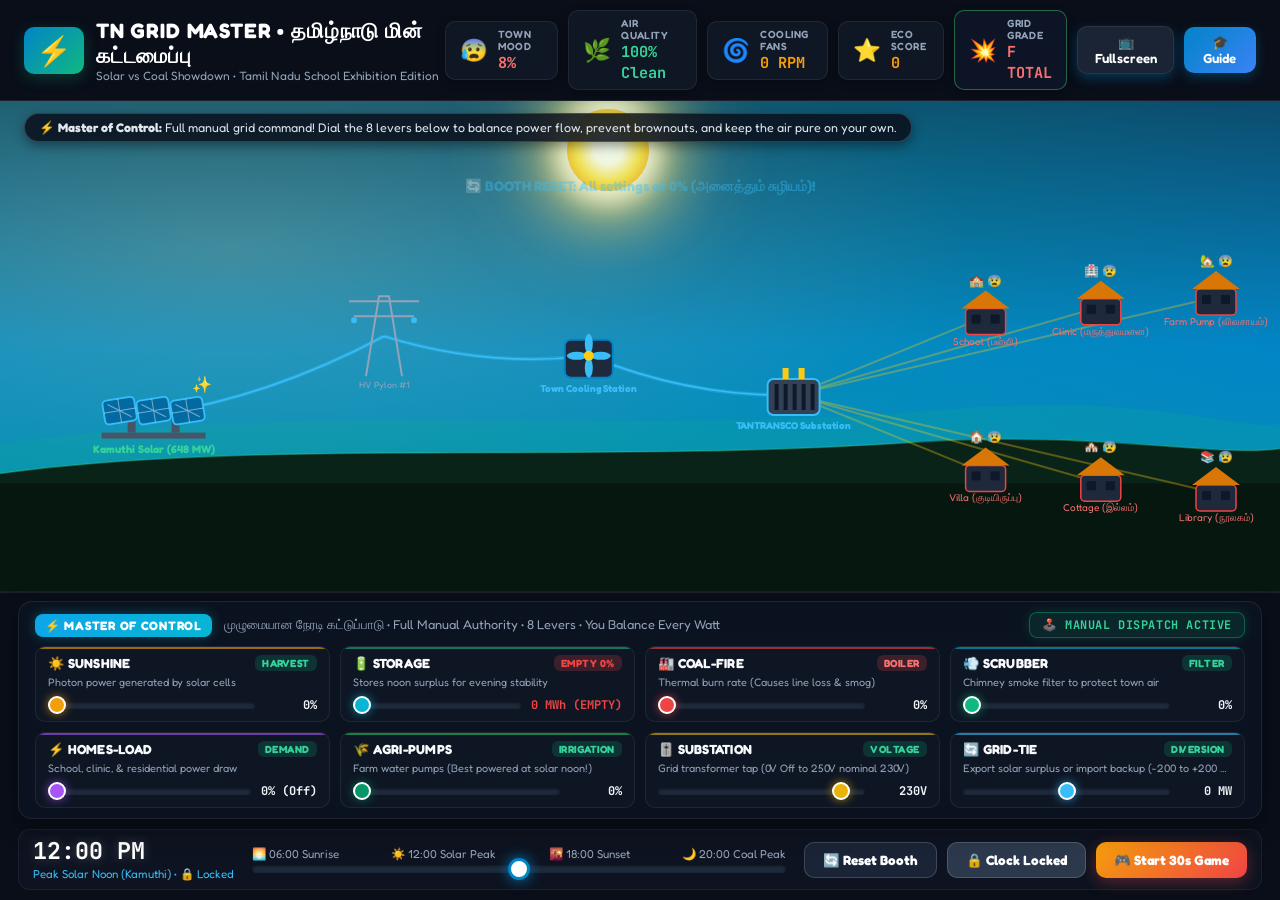
<file: index.html>
<!DOCTYPE html>
<html lang="en">
<head>
  <meta charset="UTF-8">
  <meta name="viewport" content="width=device-width, initial-scale=1.0">
  <title>TN Grid Master: Solar vs Coal Showdown | School Edition</title>
  <meta name="description" content="An interactive, gamified power grid simulation comparing peak daytime solar energy at Kamuthi against evening coal energy at Mettur.">
  <link rel="preconnect" href="https://fonts.googleapis.com">
  <link rel="preconnect" href="https://fonts.gstatic.com" crossorigin>
  <link href="https://fonts.googleapis.com/css2?family=Fredoka:wght@400;500;600;700&family=JetBrains+Mono:wght@600;700&display=swap" rel="stylesheet">
  <link rel="stylesheet" href="styles.css">
</head>
<body class="theme-solar">
  <div class="game-wrapper">
    <!-- Top Game Bar: Big, Friendly, Clean Badges -->
    <header class="game-header">
      <div class="brand secret-title-trigger" id="secretTitleTrigger" title="Secret Presenter HUD • Click to Toggle">
        <span class="brand-icon">⚡</span>
        <div>
          <h1 class="brand-title" id="secretTitleBtn">TN GRID MASTER • தமிழ்நாடு மின் கட்டமைப்பு</h1>
          <p class="brand-tagline">Solar vs Coal Showdown • Tamil Nadu School Exhibition Edition</p>
        </div>
      </div>

      <!-- Top Gamified Telemetry Badges -->
      <div class="hud-badges">
        <!-- Badge 1: Town Happiness -->
        <div class="badge-item" id="badgeHappiness" title="Town Happiness: Drops when power brownouts occur!">
          <span class="badge-emoji" id="townEmoji">😃</span>
          <div class="badge-meta">
            <span class="badge-caption">TOWN MOOD</span>
            <span class="badge-stat text-red" id="townHappiness">0%</span>
          </div>
        </div>

        <!-- Badge 2: Air Cleanliness -->
        <div class="badge-item" id="badgeAir" title="Air Quality: Pure under Solar, Smoggy under Coal!">
          <span class="badge-emoji" id="airEmoji">🌿</span>
          <div class="badge-meta">
            <span class="badge-caption">AIR QUALITY</span>
            <span class="badge-stat text-cyan" id="airQuality">100% Clean</span>
          </div>
        </div>

        <!-- Badge 3: Connected Fan RPM -->
        <div class="badge-item" id="badgeFan" title="Connected Town Fans: Spin fast with clean energy, stall during brownouts!">
          <span class="badge-emoji" id="fanEmoji">🌀</span>
          <div class="badge-meta">
            <span class="badge-caption">COOLING FANS</span>
            <span class="badge-stat text-gold" id="fanRpm">0 RPM</span>
          </div>
        </div>

        <!-- Badge 4: Player Eco Score -->
        <div class="badge-item player-score" id="badgeScore" title="Your Clean Energy Score!">
          <span class="badge-emoji">⭐</span>
          <div class="badge-meta">
            <span class="badge-caption">ECO SCORE</span>
            <span class="badge-stat text-gold" id="playerScore">0</span>
          </div>
        </div>

        <!-- Badge 5: Live Grid Rating -->
        <div class="badge-item grid-rating-badge alert-blackout" id="badgeRating" title="Real-Time Grid Performance Grade">
          <span class="badge-emoji" id="ratingEmoji">💥</span>
          <div class="badge-meta">
            <span class="badge-caption">GRID GRADE</span>
            <span class="badge-stat text-red" id="gridGrade">F BLACKOUT</span>
          </div>
        </div>

        <button class="guide-toggle-btn fs-btn" id="fsBtn" title="Toggle Fullscreen Exhibition Mode">
          <span>📺 Fullscreen</span>
        </button>
        <button class="guide-toggle-btn" id="guideBtn" title="How to Play & Teacher Guide">
          <span>🎓 Guide</span>
        </button>
      </div>
    </header>

    <!-- 30-Second Challenge Banner -->
    <div class="challenge-alert hidden" id="challengeAlert">
      <div class="challenge-text">
        <span class="challenge-icon">🔥</span>
        <div>
          <strong id="challengeGoal">MISSION: SURVIVE THE SUNSET & NIGHT!</strong>
          <p id="challengeSub">The clock is ticking! Harvest solar at noon, store in battery, and keep Tamil Nadu powered through the night!</p>
        </div>
      </div>
      <div class="challenge-status-group">
        <div class="challenge-clock-pill" id="challengeLiveClock">🕒 12:00 PM • Noon Solar</div>
        <div class="timer-pill">
          <span id="gameTimer">30s</span>
        </div>
      </div>
    </div>

    <!-- Main Game Canvas Stage -->
    <main class="canvas-stage" id="canvasStage">
      <!-- Dynamic Sky Background Scoped Strictly to the Simulation Stage (Never drifts when scrolling) -->
      <div id="skyBackground" class="sky-background">
        <div class="sun-disc" id="sunDisc"></div>
        <div class="moon-disc" id="moonDisc"></div>
        <div class="stars-layer" id="starsLayer"></div>
        <div class="smog-overlay" id="smogOverlay"></div>
        <div class="solar-glow-overlay" id="solarGlowOverlay"></div>
      </div>

      <canvas id="gameCanvas"></canvas>

      <!-- Floating Student Tip -->
      <div class="stage-tip">
        <span>⚡ <strong>Master of Control:</strong> Full manual grid command! Dial the 8 levers below to balance power flow, prevent brownouts, and keep the air pure on your own.</span>
      </div>

      <!-- Exploded Hardware Modal Overlay (From old project, gamified) -->
      <div class="hardware-card hidden" id="hardwareCard">
        <div class="card-top">
          <div class="card-title-group">
            <span class="card-icon" id="hwIcon">🔬</span>
            <h3 id="hwTitle">Hardware Inspector</h3>
          </div>
          <button class="card-close" id="hwCloseBtn">&times;</button>
        </div>
        <div class="card-tabs">
          <button class="hw-tab active" id="tabSolarHw">Solar Module Layers</button>
          <button class="hw-tab" id="tabCoalHw">Coal Boiler Components</button>
        </div>
        <div class="card-content" id="hwContent">
          <!-- Injected dynamically -->
        </div>
      </div>
    </main>

    <!-- Bottom Controls Deck -->
    <footer class="deck-controls">
      <!-- 🎛️ 8-Slider Multi-Tuning Console: Master of Control (100% Manual Authority - Starts at 0%) -->
      <section class="dispatcher-tuning-deck" id="tuningDeck">
        <div class="deck-header">
          <div class="deck-title-group">
            <span class="tuning-badge">⚡ MASTER OF CONTROL</span>
            <span class="tuning-sub">முழுமையான நேரடி கட்டுப்பாடு • Full Manual Authority • 8 Levers • You Balance Every Watt</span>
          </div>

          <div class="control-status">
            <span class="master-badge">🕹️ MANUAL DISPATCH ACTIVE</span>
          </div>
        </div>

        <div class="sliders-grid">
          <!-- Slider 1: Sunshine -->
          <div class="slider-card slider-solar">
            <div class="slider-meta">
              <span class="slider-title">☀️ SUNSHINE</span>
              <span class="slider-summary-pill" id="sunshineSummary">HARVEST</span>
            </div>
            <div class="slider-desc">Photon power generated by solar cells</div>
            <div class="slider-input-row">
              <input type="range" id="sliderSunshine" min="0" max="100" value="0" class="game-slider range-amber">
              <span class="slider-val" id="valSunshine">0%</span>
            </div>
          </div>

          <!-- Slider 2: Storage -->
          <div class="slider-card slider-battery">
            <div class="slider-meta">
              <span class="slider-title">🔋 STORAGE</span>
              <span class="slider-summary-pill" id="storageSummary">RESERVE</span>
            </div>
            <div class="slider-desc">Stores noon surplus for evening stability</div>
            <div class="slider-input-row">
              <input type="range" id="sliderStorage" min="0" max="500" value="0" class="game-slider range-cyan">
              <span class="slider-val" id="valStorage">0 MWh</span>
            </div>
          </div>

          <!-- Slider 3: Coal Fire -->
          <div class="slider-card slider-coal">
            <div class="slider-meta">
              <span class="slider-title">🏭 COAL-FIRE</span>
              <span class="slider-summary-pill pill-danger" id="coalSummary">BOILER</span>
            </div>
            <div class="slider-desc">Thermal burn rate (Causes line loss & smog)</div>
            <div class="slider-input-row">
              <input type="range" id="sliderCoalFire" min="0" max="100" value="0" class="game-slider range-red">
              <span class="slider-val" id="valCoalFire">0%</span>
            </div>
          </div>

          <!-- Slider 4: Scrubber -->
          <div class="slider-card slider-scrubber">
            <div class="slider-meta">
              <span class="slider-title">💨 SCRUBBER</span>
              <span class="slider-summary-pill" id="scrubberSummary">FILTER</span>
            </div>
            <div class="slider-desc">Chimney smoke filter to protect town air</div>
            <div class="slider-input-row">
              <input type="range" id="sliderScrubber" min="0" max="100" value="0" class="game-slider range-green">
              <span class="slider-val" id="valScrubber">0%</span>
            </div>
          </div>

          <!-- Slider 5: Homes Load -->
          <div class="slider-card slider-load">
            <div class="slider-meta">
              <span class="slider-title">⚡ HOMES-LOAD</span>
              <span class="slider-summary-pill" id="loadSummary">DEMAND</span>
            </div>
            <div class="slider-desc">School, clinic, & residential power draw</div>
            <div class="slider-input-row">
              <input type="range" id="sliderTownLoad" min="0" max="4" value="0" class="game-slider range-purple">
              <span class="slider-val" id="valTownLoad">0% (Off)</span>
            </div>
          </div>

          <!-- Slider 6: Agri Pumps -->
          <div class="slider-card slider-agri">
            <div class="slider-meta">
              <span class="slider-title">🌾 AGRI-PUMPS</span>
              <span class="slider-summary-pill" id="agriSummary">IRRIGATION</span>
            </div>
            <div class="slider-desc">Farm water pumps (Best powered at solar noon!)</div>
            <div class="slider-input-row">
              <input type="range" id="sliderAgriPumps" min="0" max="100" value="0" class="game-slider range-emerald">
              <span class="slider-val" id="valAgriPumps">0%</span>
            </div>
          </div>

          <!-- Slider 7: Substation Voltage -->
          <div class="slider-card slider-voltage">
            <div class="slider-meta">
              <span class="slider-title">🎚️ SUBSTATION</span>
              <span class="slider-summary-pill" id="voltageSummary">VOLTAGE</span>
            </div>
            <div class="slider-desc">Grid transformer tap (0V Off to 250V nominal 230V)</div>
            <div class="slider-input-row">
              <input type="range" id="sliderVoltage" min="0" max="250" value="230" class="game-slider range-gold">
              <span class="slider-val" id="valVoltage">230V</span>
            </div>
          </div>

          <!-- Slider 8: Grid Tie -->
          <div class="slider-card slider-gridtie">
            <div class="slider-meta">
              <span class="slider-title">🔄 GRID-TIE</span>
              <span class="slider-summary-pill" id="gridTieSummary">DIVERSION</span>
            </div>
            <div class="slider-desc">Export solar surplus or import backup (-200 to +200 MW)</div>
            <div class="slider-input-row">
              <input type="range" id="sliderGridTie" min="-200" max="200" value="0" step="10" class="game-slider range-blue">
              <span class="slider-val" id="valGridTie">0 MW</span>
            </div>
          </div>
        </div>
      </section>

      <!-- Timeline Scrubber & Game Actions -->
      <div class="timeline-row">
        <div class="clock-display">
          <span class="clock-digits" id="clockDigits">12:00 PM</span>
          <span class="clock-label" id="clockLabel">Peak Solar Noon (Time Locked)</span>
        </div>

        <div class="scrubber-bar">
          <div class="scrubber-labels">
            <span>🌅 06:00 Sunrise</span>
            <span>☀️ 12:00 Solar Peak</span>
            <span>🌇 18:00 Sunset</span>
            <span>🌙 20:00 Coal Peak</span>
          </div>
          <input 
            type="range" 
            id="timeRange" 
            min="0" 
            max="1439" 
            value="720" 
            step="1"
            aria-label="Time of Day Slider"
          >
        </div>

        <div class="deck-actions">
          <button class="deck-btn reset" id="resetBtn" title="Reset all 8 levers to optimal 12:00 PM noon setup">
            <span>🔄 Reset Booth</span>
          </button>
          <button class="deck-btn play" id="playToggleBtn" title="Lock or Auto-Advance Clock">
            <span id="playIcon">🔒 Clock Locked</span>
          </button>
          <button class="deck-btn challenge" id="challengeBtn">
            <span>🎮 Start 30s Game</span>
          </button>
        </div>
      </div>
    </footer>
  </div>

  <!-- Classroom Presentation Guide Modal -->
  <div class="modal-backdrop hidden" id="guideModal">
    <div class="modal-card">
      <div class="modal-header">
        <h2>🎓 Tamil Nadu Grid Master: Classroom Presentation Guide</h2>
        <button class="modal-exit" id="guideCloseBtn">&times;</button>
      </div>
      <div class="modal-body">
        <div class="guide-box solar">
          <h3>☀️ 1. Daytime Solar Peak (12:00 Noon) — Kamuthi Solar Park</h3>
          <p>
            Kamuthi in Ramanathapuram is one of India's largest solar installations (<strong>648 MW</strong>).
          </p>
          <ul>
            <li><strong>100% Clean:</strong> Generates electricity with zero carbon emissions ($0.00\text{ tons CO}_2$).</li>
            <li><strong>High Efficiency (95%):</strong> Short transmission paths directly into high-voltage lines minimize losses.</li>
            <li><strong>Zero Brownouts:</strong> All 6 town buildings (School, Clinic, Farm, Homes) receive full $230\text{V}$ power.</li>
          </ul>
        </div>

        <div class="guide-box coal">
          <h3>🏭 2. Evening Coal Peak (19:30) — Mettur Thermal Power Station</h3>
          <p>
            When the sun sets, electricity demand jumps as everyone turns on lights, fans, and televisions. The state must fire up coal boilers at <strong>Mettur (1,440 MW)</strong>.
          </p>
          <ul>
            <li><strong>High Pollution:</strong> Releases thick particulate soot and $0.92\text{ tons CO}_2$ per MWh.</li>
            <li><strong>Severe Heat Loss (>30%):</strong> Traversing long transmission distances causes electricity to evaporate as heat ($I^2R$ Joule loss).</li>
            <li><strong>Voltage Sag & Brownouts:</strong> Downstream houses (Houses 4, 5, 6) suffer power drops, dimming bulbs, and blackouts.</li>
          </ul>
        </div>

        <div class="guide-box tips">
          <h3>🎮 3. How to Demo This as a Game in Class</h3>
          <ul>
            <li><strong>8 Real-Time Grid Levers:</strong> Control Solar, Coal, Battery Storage, Scrubbers, Substation Voltage, Grid-Tie, and Loads with full dispatcher authority!</li>
            <li><strong>Interactive Grid Inspection:</strong> Click on any building (School, Clinic, Farm, Homes) or the cooling fan station to inspect active voltage, line load, and power health.</li>
            <li><strong>Dynamic BESS Battery Storage:</strong> Solar surpluses automatically charge the battery system; energy deficits draw clean stored power until depleted.</li>
            <li><strong>30s Game Challenge:</strong> Hit "Start 30s Game" and balance solar generation with town demand to earn an A+ Clean Energy Master grade!</li>
          </ul>
        </div>
      </div>
      <div class="modal-footer">
        <button class="btn-dismiss" id="guideDismissBtn">Let's Play!</button>
      </div>
    </div>
  </div>

  <!-- Exhibition Grid Audit Report Card Modal -->
  <div class="modal-backdrop hidden" id="reportModal">
    <div class="modal-card report-card" id="reportCardWrapper">
      <div class="modal-header report-card-header">
        <div class="report-header-titles">
          <h2 id="reportHeaderTitle">30-SECOND GRID AUDIT REPORT</h2>
          <p class="report-subtitle" id="reportSubtitle">மின்கட்டமைப்பு செயல்திறன் தணிக்கை</p>
        </div>
        <button class="modal-exit" id="reportExitBtn">&times;</button>
      </div>
      <div class="modal-body report-modal-body">
        <!-- Big Stamp Section -->
        <div class="report-stamp-container">
          <div class="report-stamp-badge" id="reportStampBadge">
            <span class="report-stamp-letter" id="reportStampLetter">A+</span>
            <span class="report-stamp-caption" id="reportStampCaption">ELITE CLEAN GRID</span>
          </div>
          <div class="report-hero-summary">
            <h3 id="reportTitleText">CLEAN ENERGY MASTER!</h3>
            <p id="reportTamilTitleText">தலைசிறந்த தூய மின் கட்டமைப்பு சாதனையாளர்</p>
          </div>
        </div>

        <!-- 6-Metric Scorecard Grid -->
        <div class="report-metrics-grid">
          <div class="report-stat-card">
            <span class="stat-icon">⭐</span>
            <span class="stat-num text-gold" id="repScore">1,850</span>
            <span class="stat-name">Eco Score</span>
          </div>
          <div class="report-stat-card">
            <span class="stat-icon">☀️</span>
            <span class="stat-num text-green" id="repSolarShare">100%</span>
            <span class="stat-name">Clean Solar Share</span>
          </div>
          <div class="report-stat-card">
            <span class="stat-icon">🌿</span>
            <span class="stat-num text-cyan" id="repAirClean">96%</span>
            <span class="stat-name">Air Purity</span>
          </div>
          <div class="report-stat-card">
            <span class="stat-icon">😊</span>
            <span class="stat-num text-green" id="repTownMood">98%</span>
            <span class="stat-name">Town Satisfaction</span>
          </div>
          <div class="report-stat-card">
            <span class="stat-icon">💡</span>
            <span class="stat-num text-red" id="repBlackouts">0s</span>
            <span class="stat-name">Blackout Duration</span>
          </div>
          <div class="report-stat-card">
            <span class="stat-icon">🏭</span>
            <span class="stat-num text-orange" id="repSmogTime">0s</span>
            <span class="stat-name">Toxic Smog Time</span>
          </div>
        </div>

        <!-- Dynamic Detailed Verdict -->
        <div class="report-verdict-box" id="reportVerdictBox">
          <p id="reportVerdictText">
            You proved that solar energy and battery storage keep Tamil Nadu running smoothly with crystal-clear air!
          </p>
        </div>
      </div>
      <div class="modal-footer report-modal-footer">
        <button class="deck-btn reset" id="reportResetBtn">
          <span>🔄 Reset Booth & Play Again</span>
        </button>
        <button class="btn-dismiss" id="reportCloseBtn">
          <span>Close Report</span>
        </button>
      </div>
    </div>
  </div>

  <!-- 🤫 SECRET PRESENTER HUD MODAL (Triggered by Clicking Title) -->
  <div class="modal-backdrop hidden" id="secretPresenterModal">
    <div class="modal-card presenter-card">
      <div class="modal-header presenter-header">
        <div class="presenter-title-area">
          <div class="presenter-badge">⚡ SECRET PRESENTER HUD</div>
          <h2>TN Grid Master • Exhibition Run-of-Show & Teleprompter</h2>
          <p class="presenter-subtitle">Visual Presentation Stepper & Audience Q&A Cards • Click Title Again or Press ESC to Hide</p>
        </div>
        <button class="modal-exit" id="presenterCloseBtn">&times;</button>
      </div>

      <!-- Presenter Navigation Bar -->
      <div class="presenter-nav">
        <button class="pres-tab-btn active" data-tab="flow">
          <span class="tab-icon">⚡</span>
          <span>3:45 Live Workflow</span>
        </button>
        <button class="pres-tab-btn" data-tab="kavin">
          <span class="tab-icon">💻</span>
          <span>Kavin (Software & Physics)</span>
        </button>
        <button class="pres-tab-btn" data-tab="faaris">
          <span class="tab-icon">🔌</span>
          <span>Faaris (Hardware Demo)</span>
        </button>
        <button class="pres-tab-btn" data-tab="mithran">
          <span class="tab-icon">🎙️</span>
          <span>Mithran (Anchor & Story)</span>
        </button>
        <button class="pres-tab-btn" data-tab="qa">
          <span class="tab-icon">💬</span>
          <span>Audience Q&A Cards</span>
        </button>
      </div>

      <div class="modal-body presenter-body">
        <!-- PANE 1: 3:45 LIVE WORKFLOW -->
        <div class="pres-pane active" id="pane-flow">
          <div class="flow-hero-banner">
            <span class="flow-hero-icon">🎪</span>
            <div>
              <h3>Exhibition Flow: 3:45 Min Total (Leaves 6+ Min for Audience Play & Q&A)</h3>
              <p>Keep continuous talking under 4 minutes to avoid audience fatigue. Transition cleanly with visual cues!</p>
            </div>
          </div>

          <!-- Stepper Cards (NOT TABLES) -->
          <div class="presenter-stepper">
            <!-- Step 1 -->
            <div class="stepper-card step-mithran">
              <div class="step-badge">
                <span class="step-num">1</span>
                <span class="step-time">0:00 – 1:00 (60s)</span>
              </div>
              <div class="step-content">
                <div class="step-header">
                  <h4>🎙️ Mithran — The Hook & Tamil Nadu Story</h4>
                  <span class="role-pill">Anchor Lead</span>
                </div>
                <p class="step-summary">
                  Welcomes teachers & parents. Connects to the everyday mystery: <em>"Why do power cuts happen at 7 PM?"</em>
                  Highlights Tamil Nadu's clean energy leadership (<strong>Muppandal Wind Pass</strong> + <strong>Kamuthi 648MW Solar</strong>).
                  Reveals the crisis: <strong>6:30 PM Sunset + 80M People turning on ACs & lights!</strong>
                </p>
                <div class="step-cue">
                  <span class="cue-icon">👉</span>
                  <span><strong>Handoff:</strong> "To show you our physical bench, here is our Hardware Lead, Faaris!"</span>
                </div>
              </div>
            </div>

            <!-- Step 2 -->
            <div class="stepper-card step-faaris">
              <div class="step-badge">
                <span class="step-num">2</span>
                <span class="step-time">1:00 – 2:15 (75s)</span>
              </div>
              <div class="step-content">
                <div class="step-header">
                  <h4>⚡ Faaris — Working Hardware & Sensory Demo</h4>
                  <span class="role-pill">Hardware Lead</span>
                </div>
                <div class="component-chips">
                  <span class="chip">☀️ 4.9V Solar Panel</span>
                  <span class="chip">🤖 Arduino Uno (Pin A0)</span>
                  <span class="chip">🔁 Dual 5V Relays</span>
                  <span class="chip">🌀 5V Propeller Fan</span>
                  <span class="chip">📟 16x2 LCD Display</span>
                </div>
                <div class="action-highlight-box">
                  <span class="action-icon">🔦</span>
                  <div>
                    <strong>THE LIVE ACTION DEMO (1:45):</strong>
                    <p>Faaris shines the flashlight on the solar panel: <em>"The relay clicks ON, Green LED glows, LCD confirms 100% clean power, and the fan spins at full speed on pure sunlight!"</em></p>
                  </div>
                </div>
                <div class="step-cue">
                  <span class="cue-icon">👉</span>
                  <span><strong>Handoff:</strong> "To show how this scales up on screen, here is our Software Lead, Kavin!"</span>
                </div>
              </div>
            </div>

            <!-- Step 3 -->
            <div class="stepper-card step-kavin">
              <div class="step-badge">
                <span class="step-num">3</span>
                <span class="step-time">2:15 – 3:30 (75s)</span>
              </div>
              <div class="step-content">
                <div class="step-header">
                  <h4>💻 Kavin — Digital Twin, Grid Physics & BESS</h4>
                  <span class="role-pill">Software & Physics Lead</span>
                </div>
                <div class="physics-chips">
                  <span class="chip cyan">⚡ 230V AC Domestic Standard</span>
                  <span class="chip gold">🔄 50.00 Hz Turbine Sync</span>
                  <span class="chip green">🔋 485 MWh BESS Battery</span>
                  <span class="chip purple">📐 Joule's Law: P_loss = I² × R</span>
                </div>
                <div class="action-highlight-box kavin-box">
                  <span class="action-icon">🖱️</span>
                  <div>
                    <strong>THE SCREEN TRIGGER (3:00):</strong>
                    <p>Kavin clicks 'Evening Peak' on screen: <em>"At 7:30 PM, solar drops to zero, but our 485 MWh battery discharges in 20 milliseconds, keeping city lights and fans on without burning coal!"</em></p>
                  </div>
                </div>
                <div class="step-cue">
                  <span class="cue-icon">👉</span>
                  <span><strong>Handoff:</strong> "We invite everyone to press our hardware buttons and test the grid!"</span>
                </div>
              </div>
            </div>

            <!-- Step 4 -->
            <div class="stepper-card step-joint">
              <div class="step-badge">
                <span class="step-num">4</span>
                <span class="step-time">3:30 – 3:45 (15s)</span>
              </div>
              <div class="step-content">
                <div class="step-header">
                  <h4>🎮 All 3 Members — Joint Wrap & Audience Play</h4>
                  <span class="role-pill">The Whole Team</span>
                </div>
                <p class="joint-quote">
                  "Thank you so much for visiting our booth! Please come press the blue buttons on our desk, adjust the sliders on screen, and see if you can keep Tamil Nadu powered without triggering a blackout!"
                </p>
              </div>
            </div>
          </div>

          <!-- Quick 45s Rapid Pitch Card -->
          <div class="rapid-pitch-card">
            <div class="rapid-header">
              <span class="rapid-icon">⚡</span>
              <h4>45-Second Rapid Pitch (For Rushing Visitors)</h4>
            </div>
            <div class="rapid-grid">
              <div class="rapid-box">
                <span class="rapid-name">Mithran (15s)</span>
                <p>"Power cuts happen at 7 PM because 80M people turn on ACs right at sunset! We built TN Grid Master to show how green energy can power Tamil Nadu 24/7!"</p>
              </div>
              <div class="rapid-box">
                <span class="rapid-name">Faaris (15s)</span>
                <p><em>(Shines flashlight)</em> "Watch our desk solar panel: the Arduino clicks the relay and spins the fan on 100% clean solar energy with live voltage on our LCD!"</p>
              </div>
              <div class="rapid-box">
                <span class="rapid-name">Kavin (15s)</span>
                <p>"On our screen, our digital twin uses a 485 MWh battery to store daytime sun and keep homes at 230V all night! Step up and test the grid yourself!"</p>
              </div>
            </div>
          </div>
        </div>

        <!-- PANE 2: KAVIN'S PROMPTER & Q&A -->
        <div class="pres-pane" id="pane-kavin">
          <div class="prompter-hero">
            <div class="prompter-title">
              <span class="prompter-avatar">💻</span>
              <div>
                <h3>Kavin's Teleprompter & Grid Physics Guide</h3>
                <span class="prompter-role">Software & Grid Physics Lead • Speaking Slot: 2:15 – 3:30 (75s)</span>
              </div>
            </div>
            <div class="shyness-shield">
              <span class="shield-icon">🛡️</span>
              <span><strong>Kavin's Screen Shield:</strong> Look at the screen and point mouse at the moving power lines. When parents and teachers look at the simulation, all eyes are off you!</span>
            </div>
          </div>

          <div class="prompter-speech-bubble">
            <h4>🎤 Kavin's Exact Word-for-Word Speech:</h4>
            <p>"Thank you, Faaris! Hello teachers, parents, and friends!</p>
            <p>Running right here on our screen is our <strong>full-scale Digital Twin Simulation</strong>, built using real Tamil Nadu electrical substation data and real physical formulas:</p>
            <p>1. <strong>Real Power Stations:</strong> Across our map, we have modeled real Tamil Nadu energy hubs: <strong>Kamuthi Solar Park</strong> (648 Megawatts), <strong>Muppandal Wind Pass</strong> in Kanyakumari, <strong>Kudankulam Nuclear Station</strong> (2,000 Megawatts steady clean baseload), and our <strong>Thermal Plants</strong> in North Chennai and Tuticorin as backup.</p>
            <p>2. <strong>Real Electrical Physics:</strong> Our simulation calculates real cable resistance and line heat loss, while stepping voltage down to our standard home level of <strong>230 Volts AC</strong> and locking grid frequency at <strong>50.00 Hertz</strong>.</p>
            <p>3. <strong>The Big Solution — 485 MWh Battery Storage (BESS):</strong> At noon, when solar produces huge extra power, we don't waste it—we charge our massive battery!</p>
            <div class="live-action-badge">
              <span>🖱️ ACTION: Click 'Evening Peak' button on screen now!</span>
            </div>
            <p><em>'Now look at 7:30 PM: The sun is down, but our battery instantly injects clean power across Tamil Nadu in milliseconds, keeping city lights and fans running smoothly without burning extra coal!'</em></p>
            <p><strong>Try it yourself!</strong> We invite everyone—parents, teachers, and students—to step right up, press our hardware buttons, and test if you can keep Tamil Nadu powered without triggering a blackout!"</p>
          </div>

          <!-- Kavin's Top Q&A Visual Cards -->
          <div class="visual-qa-header">
            <h4>💡 Kavin's Top Questions & Answers (Tap to Review):</h4>
          </div>
          <div class="visual-qa-grid">
            <div class="v-qa-card">
              <div class="v-qa-tag teacher">👩‍🏫 TEACHER QUESTION</div>
              <h5>Why must the grid frequency be locked at 50.00 Hz?</h5>
              <p class="v-qa-ans"><strong>Answer:</strong> 50 Hz represents turbine rotational speed. If demand exceeds generation, generator turbines physically slow down. If frequency dips below 49.5 Hz, industrial motors overheat and safety switches trip to prevent transformer damage, causing blackouts.</p>
            </div>

            <div class="v-qa-card">
              <div class="v-qa-tag teacher">👩‍🏫 TEACHER QUESTION</div>
              <h5>How did you calculate transmission line losses?</h5>
              <p class="v-qa-ans"><strong>Answer:</strong> Joule's Law: <code>P_loss = I² × R</code>. Transmitting at 110 kV or 400 kV drops current (I), minimizing wire heat loss. Substations step it down to safe 230V AC for homes.</p>
            </div>

            <div class="v-qa-card">
              <div class="v-qa-tag parent">👨‍👩‍👧 PARENT QUESTION</div>
              <h5>What is the "Duck Curve" and how does the battery fix it?</h5>
              <p class="v-qa-ans"><strong>Answer:</strong> At noon, solar creates a massive surplus "belly". At 6:30 PM, solar drops to zero right as everyone turns on ACs, creating a steep "neck". Our 485 MWh battery absorbs the midday belly and powers the evening neck!</p>
            </div>

            <div class="v-qa-card">
              <div class="v-qa-tag parent">👨‍👩‍👧 PARENT QUESTION</div>
              <h5>Why does home voltage drop on hot summer nights?</h5>
              <p class="v-qa-ans"><strong>Answer:</strong> Thousands of neighborhood ACs pull huge current together, causing transformer voltage sag. Power drops from 230V to 180V, slowing ceiling fans until battery support steps in.</p>
            </div>

            <div class="v-qa-card">
              <div class="v-qa-tag student">🎒 STUDENT QUESTION</div>
              <h5>Can I play the game? How do I win?</h5>
              <p class="v-qa-ans"><strong>Answer:</strong> Step right up! Keep all city nodes green at 230V and 50 Hz. Slide the solar/wind levers and hit the battery button to survive the evening peak without blackouts!</p>
            </div>

            <div class="v-qa-card">
              <div class="v-qa-tag student">🎒 STUDENT QUESTION</div>
              <h5>Did you use a game engine or code it yourself?</h5>
              <p class="v-qa-ans"><strong>Answer:</strong> Pure JavaScript and HTML5 Canvas! We wrote our own physics engine (engine.js) running at 60 FPS that calculates power flows and animated current lines in real time.</p>
            </div>
          </div>
        </div>

        <!-- PANE 3: FAARIS'S PROMPTER & Q&A -->
        <div class="pres-pane" id="pane-faaris">
          <div class="prompter-hero">
            <div class="prompter-title">
              <span class="prompter-avatar">🔌</span>
              <div>
                <h3>Faaris's Teleprompter & Hardware Guide</h3>
                <span class="prompter-role">Hardware & Electronics Lead • Speaking Slot: 1:00 – 2:15 (75s)</span>
              </div>
            </div>
            <div class="shyness-shield">
              <span class="shield-icon">🛡️</span>
              <span><strong>Faaris's Board Trick:</strong> Point with your fingers to each component as you name it. The audience looks down at your electronics, taking all eyes off you!</span>
            </div>
          </div>

          <div class="prompter-speech-bubble">
            <h4>🎤 Faaris's Exact Word-for-Word Speech:</h4>
            <p>"Thank you, Mithran! Hello everyone!</p>
            <p>Right here on our desk is our <strong>physical smart grid test bench</strong>:</p>
            <p>1. <em>(Point to solar panel)</em> <strong>Real Solar Generation:</strong> Here is a real <strong>4.9V Photovoltaic Solar Panel</strong> connected to an Arduino Uno microcontroller. It measures real light from the room.</p>
            <p>2. <em>(Point to blue relay box)</em> <strong>Automated Switching:</strong> The Arduino controls these dual 5V relays that click and switch power lines between clean solar energy and backup grid lines.</p>
            <p>3. <em>(Point to fan)</em> <strong>Real Consumer Load:</strong> Connected to our power line is this <strong>5V propeller fan</strong>, representing the fans and ventilation running in our homes and classrooms.</p>
            <p>4. <em>(Point to LCD and LEDs)</em> <strong>Live Screen & Lights:</strong> Our <strong>16x2 LCD display</strong> shows real-time voltage and clean energy percentage. And our <strong>Tri-Color LEDs</strong> show grid health: Green for 100% clean solar, Yellow for battery transition, and Red for peak overload.</p>
            <div class="live-action-badge">
              <span>🔦 ACTION: Pick up flashlight & shine directly on the solar panel!</span>
            </div>
            <p><em>'Look what happens when sunlight hits our solar panel! The relay clicks ON, our Green LED lights up, our fan spins at full speed on pure solar power, and the LCD confirms 100% clean power!'</em></p>
            <p><em>(Turn off flashlight)</em> <em>'When the sun is gone, the relay clicks off, and our system smoothly switches to backup power.'</em></p>
            <p>Now, to show you how our software scales this up to power all of Tamil Nadu on the big screen, here is our Software & Grid Physics Lead, <strong>Kavin</strong>!"</p>
          </div>

          <div class="visual-qa-header">
            <h4>💡 Faaris's Top Questions & Answers (Tap to Review):</h4>
          </div>
          <div class="visual-qa-grid">
            <div class="v-qa-card">
              <div class="v-qa-tag teacher">👩‍🏫 TEACHER QUESTION</div>
              <h5>Why can't Arduino power the fan directly without a relay?</h5>
              <p class="v-qa-ans"><strong>Answer:</strong> An Arduino pin gives only 20–40mA. The fan motor pulls 150–200mA and creates back-EMF inductive spikes that would fry the chip. The relay acts as an isolated electromagnetic switch.</p>
            </div>

            <div class="v-qa-card">
              <div class="v-qa-tag teacher">👩‍🏫 TEACHER QUESTION</div>
              <h5>How does the Arduino measure solar voltage safely?</h5>
              <p class="v-qa-ans"><strong>Answer:</strong> Built-in 10-bit ADC on Pin A0 maps 0–5V DC into 0–1023. Code computes: <code>Voltage = (val * 5.0) / 1023.0</code>. Since panel is 4.9V, it stays safely within the 5.0V limit.</p>
            </div>

            <div class="v-qa-card">
              <div class="v-qa-tag parent">👨‍👩‍👧 PARENT QUESTION</div>
              <h5>Is that solar panel and fan really working?</h5>
              <p class="v-qa-ans"><strong>Answer:</strong> 100% real! <em>(Faaris shines flashlight)</em> Watch the LCD jump from 1.8V to 4.8V, the relay clicks, and the fan spins on pure light right before your eyes!</p>
            </div>

            <div class="v-qa-card">
              <div class="v-qa-tag parent">👨‍👩‍👧 PARENT QUESTION</div>
              <h5>Is this circuit safe for children to touch?</h5>
              <p class="v-qa-ans"><strong>Answer:</strong> Completely shock-safe! The entire table operates on 5 Volts DC—the exact same voltage as a phone charger cable. Zero shock hazard!</p>
            </div>

            <div class="v-qa-card">
              <div class="v-qa-tag student">🎒 STUDENT QUESTION</div>
              <h5>What do the three LED colors mean?</h5>
              <p class="v-qa-ans"><strong>Answer:</strong> 🟢 Green = 100% Clean Solar Power. 🟡 Yellow = Sunlight fading, battery assisting. 🔴 Red = Peak overload warning!</p>
            </div>

            <div class="v-qa-card">
              <div class="v-qa-tag student">🎒 STUDENT QUESTION</div>
              <h5>Can I hold the flashlight and test it?</h5>
              <p class="v-qa-ans"><strong>Answer:</strong> Yes! Take the flashlight, shine it on the black solar panel, and watch the fan speed up and the voltage numbers climb on the LCD!</p>
            </div>
          </div>
        </div>

        <!-- PANE 4: MITHRAN'S PROMPTER & Q&A -->
        <div class="pres-pane" id="pane-mithran">
          <div class="prompter-hero">
            <div class="prompter-title">
              <span class="prompter-avatar">🎙️</span>
              <div>
                <h3>Mithran's Teleprompter & Story Guide</h3>
                <span class="prompter-role">Anchor & Energy Story Lead • Speaking Slot: 0:00 – 1:00 (60s)</span>
              </div>
            </div>
            <div class="shyness-shield">
              <span class="shield-icon">🛡️</span>
              <span><strong>Mithran's Forehead Trick:</strong> Look at people's foreheads instead of eyes. To them, it looks like confident eye contact, while you feel completely at ease!</span>
            </div>
          </div>

          <div class="prompter-speech-bubble">
            <h4>🎤 Mithran's Exact Word-for-Word Speech:</h4>
            <p>"Hello! Good morning, teachers, parents, and friends! Welcome to our booth!</p>
            <p>Quick question for everyone: Have you ever noticed that whenever power cuts or dim lights happen at home, it usually happens right between 6:30 and 8:00 in the evening?</p>
            <p>Most people don't know this, but our home state, <strong>Tamil Nadu</strong>, is actually India's #1 green energy champion!</p>
            <p>We are blessed with the mighty <strong>Muppandal wind corridor</strong> in Kanyakumari—one of the largest onshore wind farms on Earth—and the massive <strong>Kamuthi Solar Park</strong> in Ramanathapuram, spanning over 2,500 acres. On bright, breezy afternoons, over <strong>60%</strong> of Tamil Nadu's electricity is generated completely clean and free from the sun and wind!</p>
            <p>But here is the big everyday puzzle:</p>
            <p><strong>At 6:30 in the evening, the sun sets, the wind drops, and at that exact moment, 80 million people return home from work and school, turning on their lights, TV, and air conditioners!</strong></p>
            <p>If power generation and consumer demand are not matched second-by-second, the entire electrical grid collapses into blackouts or low-voltage brownouts!</p>
            <p>To demonstrate how modern smart grids solve this, our team created <strong>TN Grid Master: A Cyber-Physical Smart Grid Digital Twin</strong> that bridges real benchtop electronics with a live software simulation.</p>
            <p>To show you how our physical smart grid bench works, here is our Hardware Lead, <strong>Faaris</strong>!"</p>
          </div>

          <div class="visual-qa-header">
            <h4>💡 Mithran's Top Questions & Answers (Tap to Review):</h4>
          </div>
          <div class="visual-qa-grid">
            <div class="v-qa-card">
              <div class="v-qa-tag teacher">👩‍🏫 TEACHER QUESTION</div>
              <h5>Why focus on Tamil Nadu instead of an imaginary grid?</h5>
              <p class="v-qa-ans"><strong>Answer:</strong> Tamil Nadu is already India's renewable leader with Muppandal wind and Kamuthi solar (648MW). Using real state geography makes the science relevant to our daily lives.</p>
            </div>

            <div class="v-qa-card">
              <div class="v-qa-tag teacher">👩‍🏫 TEACHER QUESTION</div>
              <h5>What does "Cyber-Physical" mean in simple terms?</h5>
              <p class="v-qa-ans"><strong>Answer:</strong> "Physical" is Faaris's real solar panel and spinning fan. "Cyber" is Kavin's digital software twin. Together, they demonstrate how small electronics link to a statewide smart grid.</p>
            </div>

            <div class="v-qa-card">
              <div class="v-qa-tag parent">👨‍👩‍👧 PARENT QUESTION</div>
              <h5>Why does power cut off at 7 PM in summer?</h5>
              <p class="v-qa-ans"><strong>Answer:</strong> The sun has set, so solar is zero, but millions turn on ACs and lights at once. Demand spikes past supply, and substations cut power to protect transformers from burning out.</p>
            </div>

            <div class="v-qa-card">
              <div class="v-qa-tag parent">👨‍👩‍👧 PARENT QUESTION</div>
              <h5>Why does rooftop solar shut down during a power cut?</h5>
              <p class="v-qa-ans"><strong>Answer:</strong> Anti-islanding safety! Grid-tied inverters must shut down so they don't send live power into street cables and electrocute repair technicians. You need a battery to stay powered.</p>
            </div>

            <div class="v-qa-card">
              <div class="v-qa-tag student">🎒 STUDENT QUESTION</div>
              <h5>What is a "Smart Grid" compared to normal electricity?</h5>
              <p class="v-qa-ans"><strong>Answer:</strong> Normal grids only send power blindly. Smart grids use sensors and computers to detect voltage drops in milliseconds and automatically dispatch batteries before lights even flicker!</p>
            </div>

            <div class="v-qa-card">
              <div class="v-qa-tag student">🎒 STUDENT QUESTION</div>
              <h5>How did the three of you divide the work?</h5>
              <p class="v-qa-ans"><strong>Answer:</strong> Faaris built the Arduino circuit and relays. Kavin programmed the JavaScript physics simulation. I researched Tamil Nadu energy data and organized our exhibition story!</p>
            </div>
          </div>
        </div>

        <!-- PANE 5: AUDIENCE Q&A CARDS -->
        <div class="pres-pane" id="pane-qa">
          <div class="qa-filter-bar">
            <span class="filter-caption">Filter by Audience:</span>
            <button class="qa-filter-btn active" data-filter="all">🌟 All Questions</button>
            <button class="qa-filter-btn" data-filter="teacher">👩‍🏫 Teachers</button>
            <button class="qa-filter-btn" data-filter="parent">👨‍👩‍👧 Parents</button>
            <button class="qa-filter-btn" data-filter="student">🎒 Students</button>
          </div>

          <div class="visual-qa-grid full-deck" id="fullQAGrid">
            <!-- Questions dynamically filterable -->
            <div class="v-qa-card" data-category="teacher">
              <div class="v-qa-meta">
                <span class="v-qa-tag teacher">👩‍🏫 TEACHER</span>
                <span class="v-qa-owner">Answered by: Kavin</span>
              </div>
              <h5>Why must the electrical grid frequency stay locked at 50.00 Hz?</h5>
              <p class="v-qa-ans">50 Hz represents turbine rotational speed across India. If demand exceeds supply, turbines slow down. If frequency dips below 49.5 Hz, industrial motors overheat and safety switches trip to prevent transformer damage.</p>
            </div>

            <div class="v-qa-card" data-category="teacher">
              <div class="v-qa-tag teacher">👩‍🏫 TEACHER</span>
                <span class="v-qa-owner">Answered by: Faaris</span>
              </div>
              <h5>Why can't Arduino digital pins drive the fan motor directly?</h5>
              <p class="v-qa-ans">Arduino pins safely supply max 20–40mA. Motor fans require 150–200mA and produce inductive back-EMF spikes. The relay completely isolates the low-power Arduino from high motor current.</p>
            </div>

            <div class="v-qa-card" data-category="teacher">
              <div class="v-qa-tag teacher">👩‍🏫 TEACHER</span>
                <span class="v-qa-owner">Answered by: Kavin</span>
              </div>
              <h5>How does BESS battery response compare to thermal coal plants?</h5>
              <p class="v-qa-ans">Coal plants take 4 to 8 hours to boil water and ramp up steam turbines. BESS uses solid-state electronic inverters that inject hundreds of megawatts in under 20 milliseconds.</p>
            </div>

            <div class="v-qa-card" data-category="parent">
              <div class="v-qa-tag parent">👨‍👩‍👧 PARENT</span>
                <span class="v-qa-owner">Answered by: Mithran</span>
              </div>
              <h5>Why do power cuts almost always happen between 6:30 and 8:30 PM?</h5>
              <p class="v-qa-ans">Sunset drops solar to zero just as 80 million people return home and turn on ACs, lights, and TVs simultaneously. When demand surges past supply, voltage sags and substations cut power.</p>
            </div>

            <div class="v-qa-card" data-category="parent">
              <div class="v-qa-tag parent">👨‍👩‍👧 PARENT</span>
                <span class="v-qa-owner">Answered by: Faaris</span>
              </div>
              <h5>Is that solar panel and fan really working or just a model?</h5>
              <p class="v-qa-ans">100% real working hardware! When flashlight light hits the panel, the Arduino measures the voltage, clicks the relay, and spins the fan on clean solar energy right on the table.</p>
            </div>

            <div class="v-qa-card" data-category="parent">
              <div class="v-qa-tag parent">👨‍👩‍👧 PARENT</span>
                <span class="v-qa-owner">Answered by: Kavin</span>
              </div>
              <h5>If our house has rooftop solar, why does our power still cut off?</h5>
              <p class="v-qa-ans">Anti-islanding safety regulations! Grid-tied inverters automatically disconnect during outages so power doesn't feed back into street cables and endanger electricians. You need battery storage to stay powered.</p>
            </div>

            <div class="v-qa-card" data-category="student">
              <div class="v-qa-tag student">🎒 STUDENT</span>
                <span class="v-qa-owner">Answered by: Kavin</span>
              </div>
              <h5>Can I play the simulation? How do I win?</h5>
              <p class="v-qa-ans">Yes! Step right up! Your goal is to keep all city nodes green at 230V and 50 Hz. Slide the solar and wind levers, and tap the battery button to survive the evening peak without blackouts!</p>
            </div>

            <div class="v-qa-card" data-category="student">
              <div class="v-qa-tag student">🎒 STUDENT</span>
                <span class="v-qa-owner">Answered by: Faaris</span>
              </div>
              <h5>Can I hold the flashlight and test the solar panel?</h5>
              <p class="v-qa-ans">Yes! Aim the flashlight right at the solar panel and watch the LCD voltage jump while the fan spins at high speed!</p>
            </div>

            <div class="v-qa-card" data-category="student">
              <div class="v-qa-tag student">🎒 STUDENT</span>
                <span class="v-qa-owner">Answered by: Mithran</span>
              </div>
              <h5>What is a "Smart Grid" in simple words?</h5>
              <p class="v-qa-ans">A grid with computer brains! It detects voltage drops in milliseconds and automatically routes battery power to keep your home lights on before you even notice a flicker.</p>
            </div>
          </div>
        </div>
      </div>

      <div class="modal-footer presenter-footer">
        <span class="pres-tip">💡 Tip: You can also press <kbd>ESC</kbd> or click the top title anytime to toggle this HUD!</span>
        <button class="btn-dismiss" id="presenterDismissBtn">
          <span>Close HUD & Back to Simulation</span>
        </button>
      </div>
    </div>
  </div>

  <script type="module" src="engine.js"></script>
  <script type="module" src="ui.js"></script>
</body>
</html>
</file>
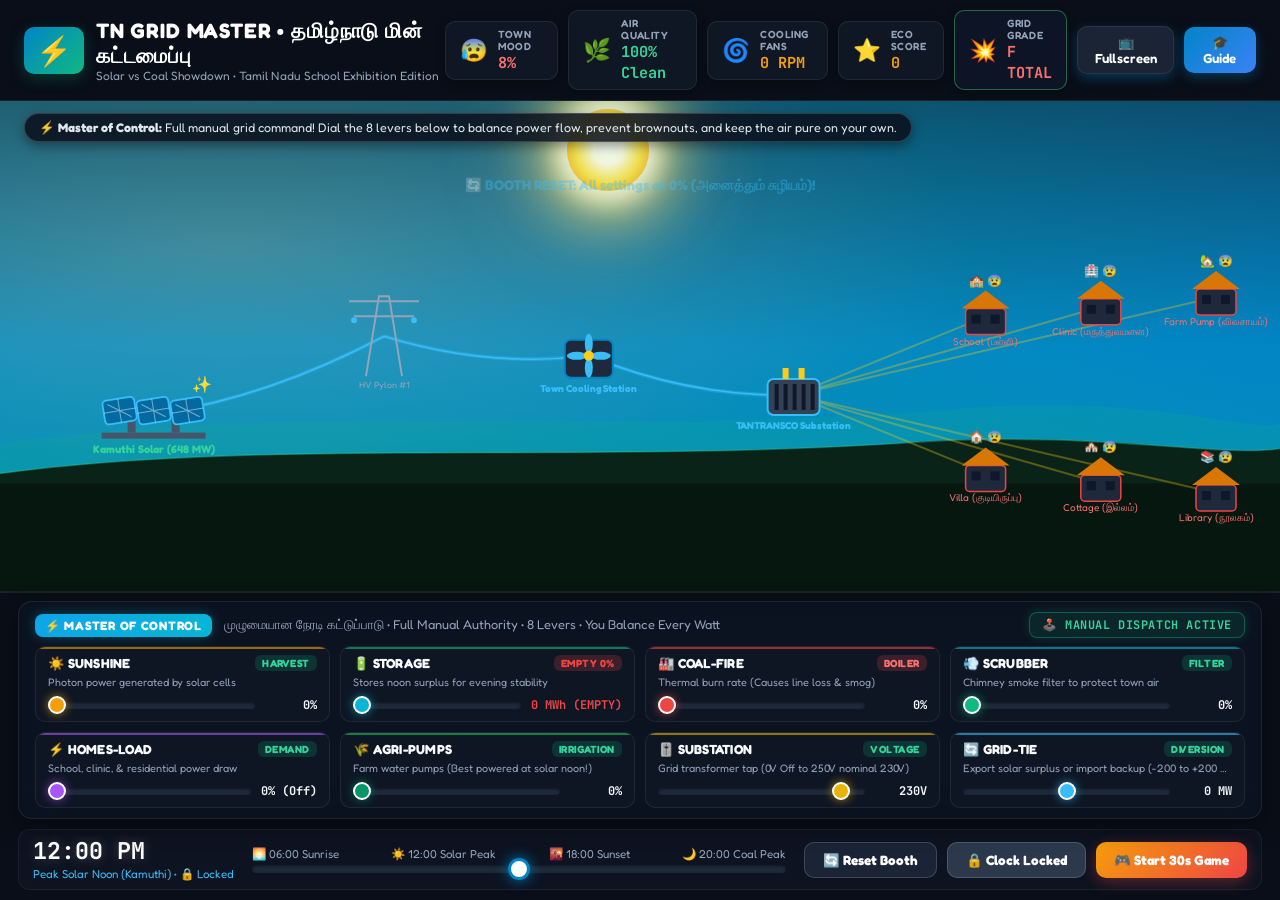
<file: standalone_simulation.html>
<!DOCTYPE html>
<html lang="en">
<head>
  <meta charset="UTF-8">
  <meta name="viewport" content="width=device-width, initial-scale=1.0">
  <title>TN Grid Master: Solar vs Coal Showdown | School Edition</title>
  <meta name="description" content="An interactive, gamified power grid simulation comparing peak daytime solar energy at Kamuthi against evening coal energy at Mettur.">
  <link rel="preconnect" href="https://fonts.googleapis.com">
  <link rel="preconnect" href="https://fonts.gstatic.com" crossorigin>
  <link href="https://fonts.googleapis.com/css2?family=Fredoka:wght@400;500;600;700&family=JetBrains+Mono:wght@600;700&display=swap" rel="stylesheet">
  <style>
/* ==========================================================================
   TN GRID MASTER: SCHOOL EDITION - HIGH-TECH SCIFI STYLESHEET
   Sleek Cyber-Grid & Dispatch Room Aesthetic (Tamil Nadu Power Grid)
   ========================================================================== */

:root {
  /* Day / Night Sky Palettes - Vibrant, Rich Atmospheric Gradients */
  --sky-top: #0c4a6e;
  --sky-mid: #0284c7;
  --sky-bottom: #0891b2;
  --sun-display: block;
  --sun-opacity: 1;
  --moon-display: none;
  --moon-opacity: 0;
  --smog-opacity: 0;
  --solar-glow-opacity: 0.85;

  /* Theme Accents */
  --color-green: #10b981;
  --color-green-light: #6ee7b7;
  --color-gold: #f59e0b;
  --color-gold-light: #fef08a;
  --color-crimson: #ef4444;
  --color-crimson-light: #fca5a5;
  --color-cyan: #06b6d4;

  /* Surfaces & Glassmorphism */
  --bg-body: #070b14;
  --bg-card: rgba(13, 19, 33, 0.9);
  --bg-card-hover: rgba(23, 32, 54, 0.95);
  --border-glass: rgba(255, 255, 255, 0.08);
  --border-glass-bright: rgba(255, 255, 255, 0.16);
  --text-main: #f8fafc;
  --text-muted: #94a3b8;

  /* Typography */
  --font-family: 'Fredoka', -apple-system, BlinkMacSystemFont, "Segoe UI", Roboto, sans-serif;
  --font-mono: 'JetBrains Mono', monospace;
}

/* Dynamic Phase Themes */
body.theme-solar {
  --sky-top: #0c4a6e;
  --sky-mid: #0284c7;
  --sky-bottom: #0891b2;
  --sun-display: block;
  --sun-opacity: 1;
  --moon-display: none;
  --moon-opacity: 0;
  --smog-opacity: 0;
  --solar-glow-opacity: 0.85;
}

body.theme-coal {
  --sky-top: #060913;
  --sky-mid: #111827;
  --sky-bottom: #1f1418;
  --sun-display: none;
  --sun-opacity: 0;
  --moon-display: block;
  --moon-opacity: 0.95;
  --smog-opacity: 0;
  --solar-glow-opacity: 0;
}

body.theme-dusk {
  --sky-top: #180d2b;
  --sky-mid: #4c1d4a;
  --sky-bottom: #9a3412;
  --sun-display: block;
  --sun-opacity: 0.55;
  --moon-display: none;
  --moon-opacity: 0;
  --smog-opacity: 0;
  --solar-glow-opacity: 0.25;
}

body.theme-dawn {
  --sky-top: #0f172a;
  --sky-mid: #311c38;
  --sky-bottom: #b45309;
  --sun-display: block;
  --sun-opacity: 0.75;
  --moon-display: none;
  --moon-opacity: 0;
  --smog-opacity: 0;
  --solar-glow-opacity: 0.5;
}

body.theme-night {
  --sky-top: #030610;
  --sky-mid: #090e1a;
  --sky-bottom: #0f172a;
  --sun-display: none;
  --sun-opacity: 0;
  --moon-display: block;
  --moon-opacity: 0.95;
  --smog-opacity: 0;
  --solar-glow-opacity: 0;
}

/* Reset & Foundation */
*, *::before, *::after {
  box-sizing: border-box;
  margin: 0;
  padding: 0;
}

html, body {
  width: 100%;
  height: 100%;
  overflow: hidden;
  font-family: var(--font-family);
  background-color: var(--bg-body);
  color: var(--text-main);
  user-select: none;
}

/* Master Layout: 100vh Single-Screen Viewport (Zero Scrollbars) */
.game-wrapper {
  position: relative;
  z-index: 10;
  display: flex;
  flex-direction: column;
  width: 100%;
  height: 100vh;
  overflow: hidden;
}

/* Header & Gamified Telemetry Badges */
.game-header {
  padding: 10px 24px;
  display: flex;
  align-items: center;
  justify-content: space-between;
  background: rgba(10, 15, 26, 0.95);
  backdrop-filter: blur(14px);
  -webkit-backdrop-filter: blur(14px);
  border-bottom: 1px solid var(--border-glass);
}

.brand {
  display: flex;
  align-items: center;
  gap: 12px;
}

.brand-icon {
  font-size: 1.8rem;
  background: linear-gradient(135deg, #0284c7, #10b981);
  padding: 6px 12px;
  border-radius: 10px;
  box-shadow: 0 4px 15px rgba(16, 185, 129, 0.25);
}

.brand-title {
  font-size: 1.3rem;
  font-weight: 700;
  color: #ffffff;
  letter-spacing: 0.04em;
}

.brand-tagline {
  font-size: 0.75rem;
  color: var(--text-muted);
}

.hud-badges {
  display: flex;
  align-items: center;
  gap: 10px;
}

.badge-item {
  display: flex;
  align-items: center;
  gap: 10px;
  background: rgba(17, 24, 39, 0.85);
  border: 1px solid rgba(255, 255, 255, 0.08);
  padding: 6px 14px;
  border-radius: 10px;
  box-shadow: 0 3px 10px rgba(0, 0, 0, 0.3);
  transition: transform 0.2s ease, border-color 0.3s ease;
}

.badge-item:hover {
  transform: translateY(-1px);
  border-color: rgba(56, 189, 248, 0.4);
}

.badge-emoji {
  font-size: 1.4rem;
}

.badge-emoji.spin {
  display: inline-block;
  animation: spinFan 1.8s linear infinite;
}

.badge-meta {
  display: flex;
  flex-direction: column;
}

.badge-caption {
  font-size: 0.65rem;
  font-weight: 600;
  color: var(--text-muted);
  letter-spacing: 0.05em;
}

.badge-stat {
  font-family: var(--font-mono);
  font-size: 0.95rem;
  font-weight: 700;
}

.text-green { color: #34d399; }
.text-cyan { color: #38bdf8; }
.text-gold { color: #f59e0b; }
.text-red { color: #f87171; }

.icon-toggle-btn, .guide-toggle-btn {
  background: rgba(30, 41, 59, 0.85);
  border: 1px solid var(--border-glass);
  padding: 7px 16px;
  border-radius: 10px;
  color: #ffffff;
  font-family: var(--font-family);
  font-size: 0.82rem;
  font-weight: 600;
  cursor: pointer;
  transition: all 0.2s ease;
}

.icon-toggle-btn:hover, .guide-toggle-btn:hover {
  background: rgba(51, 65, 85, 1);
  transform: translateY(-1px);
}

.guide-toggle-btn {
  background: linear-gradient(135deg, #0284c7, #3b82f6);
  border: none;
  box-shadow: 0 4px 12px rgba(2, 132, 199, 0.35);
}

/* 30-Second Challenge Banner */
.challenge-alert {
  margin: 8px 24px 0 24px;
  background: linear-gradient(90deg, #f59e0b 0%, #ef4444 100%);
  padding: 8px 18px;
  border-radius: 12px;
  display: flex;
  align-items: center;
  justify-content: space-between;
  box-shadow: 0 4px 20px rgba(245, 158, 11, 0.35);
  animation: bounceBanner 0.4s ease-out;
  z-index: 20;
}

.challenge-alert.hidden {
  display: none !important;
}

.challenge-text {
  display: flex;
  align-items: center;
  gap: 12px;
}

.challenge-icon {
  font-size: 1.8rem;
}

.challenge-text strong {
  font-size: 0.92rem;
  display: block;
}

.challenge-text p {
  font-size: 0.76rem;
  color: #fef08a;
}

.challenge-status-group {
  display: flex;
  align-items: center;
  gap: 12px;
}

.challenge-clock-pill {
  background: rgba(15, 23, 42, 0.85);
  border: 1px solid rgba(255, 255, 255, 0.2);
  color: #38bdf8;
  padding: 6px 14px;
  border-radius: 8px;
  font-family: var(--font-family);
  font-size: 0.86rem;
  font-weight: 700;
  letter-spacing: 0.02em;
  box-shadow: 0 2px 8px rgba(0, 0, 0, 0.35);
  white-space: nowrap;
}

.timer-pill {
  background: #ffffff;
  color: #0f172a;
  padding: 5px 16px;
  border-radius: 8px;
  font-family: var(--font-mono);
  font-size: 1.2rem;
  font-weight: 700;
}

/* ==========================================================================
   SIMULATION CANVAS VIEWPORT:
   The sky and celestial bodies are strictly bounded INSIDE .canvas-stage,
   guaranteeing the sun NEVER moves or sinks into the ground when scrolling!
   ========================================================================== */
.canvas-stage {
  position: relative;
  width: 100%;
  flex: 1 1 auto;
  min-height: 280px;
  height: auto;
  overflow: hidden;
  border-bottom: 1px solid var(--border-glass);
  box-shadow: inset 0 0 60px rgba(0, 0, 0, 0.45);
}

/* Dynamic Sky Layer Bounded Inside the Canvas Stage */
.sky-background {
  position: absolute;
  inset: 0;
  z-index: 1;
  background: linear-gradient(180deg, var(--sky-top) 0%, var(--sky-mid) 50%, var(--sky-bottom) 100%);
  transition: background 1.2s cubic-bezier(0.4, 0, 0.2, 1);
  overflow: hidden;
  pointer-events: none;
}

.sun-disc {
  position: absolute;
  width: 82px;
  height: 82px;
  background: radial-gradient(circle, #ffffff 0%, #fffbeb 25%, #fde047 55%, #f59e0b 85%, rgba(245, 158, 11, 0) 100%);
  border-radius: 50%;
  box-shadow: 
    0 0 25px 8px rgba(255, 255, 255, 0.85),
    0 0 55px 20px rgba(250, 204, 21, 0.5),
    0 0 95px 40px rgba(245, 158, 11, 0.22);
  display: var(--sun-display);
  opacity: var(--sun-opacity);
  left: 20%;
  top: 15%;
  transform: translate(-50%, -50%);
  transition: opacity 1s ease, left 0.5s ease-out, top 0.5s ease-out;
  pointer-events: none;
  filter: drop-shadow(0 0 10px rgba(255, 255, 255, 0.9));
}

.moon-disc {
  position: absolute;
  width: 64px;
  height: 64px;
  background: radial-gradient(circle at 35% 35%, #ffffff 0%, #f1f5f9 45%, #94a3b8 85%, #64748b 100%);
  border-radius: 50%;
  box-shadow: 
    0 0 20px 6px rgba(255, 255, 255, 0.75),
    0 0 50px 18px rgba(148, 163, 184, 0.35);
  display: var(--moon-display);
  opacity: var(--moon-opacity);
  left: 78%;
  top: 18%;
  transform: translate(-50%, -50%);
  transition: opacity 1s ease, left 0.5s ease-out, top 0.5s ease-out;
  pointer-events: none;
}

.stars-layer {
  position: absolute;
  inset: 0;
  background-image: 
    radial-gradient(1.5px 1.5px at 40px 50px, #ffffff, rgba(0,0,0,0)),
    radial-gradient(2px 2px at 180px 100px, #fef08a, rgba(0,0,0,0)),
    radial-gradient(1px 1px at 320px 160px, #ffffff, rgba(0,0,0,0)),
    radial-gradient(2px 2px at 500px 80px, #38bdf8, rgba(0,0,0,0)),
    radial-gradient(1.5px 1.5px at 700px 200px, #ffffff, rgba(0,0,0,0));
  background-repeat: repeat;
  background-size: 600px 350px;
  opacity: 0.45;
  transition: opacity 1s ease;
  pointer-events: none;
}

body.theme-solar .stars-layer {
  opacity: 0;
}

.smog-overlay {
  position: absolute;
  inset: 0;
  background: radial-gradient(ellipse at 15% 45%, rgba(15, 23, 42, 0.95) 0%, rgba(30, 41, 59, 0.75) 45%, transparent 85%);
  opacity: var(--smog-opacity);
  pointer-events: none;
  transition: opacity 1.5s ease-in-out;
}

.solar-glow-overlay {
  position: absolute;
  inset: 0;
  background: radial-gradient(ellipse at 18% 30%, rgba(254, 240, 138, 0.28) 0%, rgba(16, 185, 129, 0.12) 50%, transparent 80%);
  opacity: var(--solar-glow-opacity);
  pointer-events: none;
  transition: opacity 1.2s ease;
}

#gameCanvas {
  position: absolute;
  inset: 0;
  width: 100%;
  height: 100%;
  display: block;
  cursor: pointer;
  z-index: 2;
}

.stage-tip {
  position: absolute;
  top: 12px;
  left: 24px;
  background: rgba(10, 15, 26, 0.85);
  backdrop-filter: blur(10px);
  -webkit-backdrop-filter: blur(10px);
  border: 1px solid var(--border-glass-bright);
  padding: 6px 14px;
  border-radius: 20px;
  font-size: 0.78rem;
  color: #e2e8f0;
  pointer-events: none;
  z-index: 5;
  box-shadow: 0 4px 12px rgba(0, 0, 0, 0.4);
}

/* Hardware Card Modal Overlay */
.hardware-card {
  position: absolute;
  width: 320px;
  background: rgba(13, 19, 33, 0.95);
  backdrop-filter: blur(16px);
  border: 2px solid #0ea5e9;
  border-radius: 14px;
  box-shadow: 0 15px 35px rgba(0, 0, 0, 0.7);
  padding: 16px;
  z-index: 30;
  animation: popIn 0.25s cubic-bezier(0.16, 1, 0.3, 1);
}

.hardware-card.hidden {
  display: none !important;
}

.card-top {
  display: flex;
  align-items: center;
  justify-content: space-between;
  margin-bottom: 10px;
}

.card-title-group {
  display: flex;
  align-items: center;
  gap: 8px;
}

.card-icon {
  font-size: 1.4rem;
}

.card-title-group h3 {
  font-size: 0.96rem;
  color: #ffffff;
}

.card-close {
  background: transparent;
  border: none;
  color: var(--text-muted);
  font-size: 1.4rem;
  cursor: pointer;
}

.card-tabs {
  display: flex;
  gap: 6px;
  margin-bottom: 12px;
  border-bottom: 1px solid var(--border-glass);
  padding-bottom: 6px;
}

.hw-tab {
  flex: 1;
  background: transparent;
  border: 1px solid transparent;
  padding: 6px 8px;
  border-radius: 6px;
  color: var(--text-muted);
  font-family: var(--font-family);
  font-size: 0.72rem;
  font-weight: 600;
  cursor: pointer;
  transition: all 0.2s ease;
}

.hw-tab.active {
  background: rgba(14, 165, 233, 0.18);
  border-color: #0ea5e9;
  color: #38bdf8;
}

.card-content {
  font-size: 0.78rem;
  line-height: 1.5;
  display: flex;
  flex-direction: column;
  gap: 8px;
}

/* Live Exhibition Marquee Ticker: Completely Removed Per User Request */
.booth-ticker, #boothTicker {
  display: none !important;
}

/* ==========================================================================
   BOTTOM CONTROLS DECK: MASTER OF CONTROL
   ========================================================================== */
.deck-controls {
  background: rgba(10, 15, 26, 0.96);
  backdrop-filter: blur(16px);
  -webkit-backdrop-filter: blur(16px);
  border-top: 1px solid var(--border-glass);
  padding: 8px 18px 10px 18px;
  display: flex;
  flex-direction: column;
  gap: 6px;
  z-index: 20;
  flex-shrink: 0;
}

/* Big Hero Comparison Buttons */
.hero-selector {
  display: flex;
  align-items: center;
  gap: 12px;
}

.hero-card {
  flex: 1;
  display: flex;
  align-items: center;
  gap: 12px;
  padding: 8px 16px;
  border-radius: 12px;
  border: 1px solid rgba(255, 255, 255, 0.08);
  cursor: pointer;
  background: rgba(17, 24, 39, 0.75);
  color: var(--text-main);
  text-align: left;
  transition: all 0.25s cubic-bezier(0.16, 1, 0.3, 1);
}

.hero-card:hover {
  transform: translateY(-2px);
  box-shadow: 0 6px 18px rgba(0, 0, 0, 0.4);
  background: rgba(23, 32, 54, 0.85);
}

.hero-icon {
  font-size: 1.6rem;
}

.hero-info {
  flex-grow: 1;
}

.hero-title-row {
  display: flex;
  align-items: center;
  gap: 10px;
  margin-bottom: 2px;
}

.hero-title-row strong {
  font-size: 0.96rem;
  font-weight: 700;
}

.hero-info p {
  font-size: 0.74rem;
  color: var(--text-muted);
}

.tag-clean {
  font-size: 0.65rem;
  font-weight: 800;
  padding: 2px 8px;
  border-radius: 6px;
  background: rgba(16, 185, 129, 0.18);
  border: 1px solid rgba(16, 185, 129, 0.4);
  color: #34d399;
  letter-spacing: 0.05em;
}

.tag-dirty {
  font-size: 0.65rem;
  font-weight: 800;
  padding: 2px 8px;
  border-radius: 6px;
  background: rgba(239, 68, 68, 0.18);
  border: 1px solid rgba(239, 68, 68, 0.4);
  color: #f87171;
  letter-spacing: 0.05em;
}

.hero-card.solar.active {
  background: linear-gradient(135deg, rgba(16, 185, 129, 0.16) 0%, rgba(245, 158, 11, 0.08) 100%);
  border-color: #10b981;
  box-shadow: 0 0 20px rgba(16, 185, 129, 0.25);
}

.hero-card.solar.active strong {
  color: #34d399;
}

.hero-card.coal.active {
  background: linear-gradient(135deg, rgba(239, 68, 68, 0.18) 0%, rgba(249, 115, 22, 0.08) 100%);
  border-color: #ef4444;
  box-shadow: 0 0 20px rgba(239, 68, 68, 0.25);
}

.hero-card.coal.active strong {
  color: #f87171;
}

.vs-badge {
  font-size: 1.1rem;
  font-weight: 800;
  color: var(--text-muted);
  padding: 0 4px;
}

/* ==========================================================================
   🎛️ 8-SLIDER MULTI-TUNING CONSOLE: MASTER OF CONTROL
   ========================================================================== */
.dispatcher-tuning-deck {
  background: rgba(13, 19, 33, 0.92);
  border: 1px solid rgba(255, 255, 255, 0.08);
  border-radius: 14px;
  padding: 10px 16px;
  margin-bottom: 4px;
  backdrop-filter: blur(16px);
  -webkit-backdrop-filter: blur(16px);
  box-shadow: 0 8px 24px rgba(0, 0, 0, 0.4);
}

.deck-header {
  display: flex;
  justify-content: space-between;
  align-items: center;
  flex-wrap: wrap;
  gap: 8px;
  margin-bottom: 8px;
}

.deck-title-group {
  display: flex;
  align-items: center;
  gap: 12px;
}

.tuning-badge {
  background: linear-gradient(135deg, #0ea5e9, #06b6d4);
  color: #ffffff;
  font-size: 0.76rem;
  font-weight: 800;
  padding: 4px 10px;
  border-radius: 8px;
  letter-spacing: 0.06em;
  box-shadow: 0 0 12px rgba(6, 182, 212, 0.35);
}

.tuning-sub {
  font-size: 0.8rem;
  color: #94a3b8;
}

.control-status {
  display: flex;
  align-items: center;
}

.master-badge {
  background: rgba(16, 185, 129, 0.12);
  border: 1px solid rgba(16, 185, 129, 0.4);
  color: #34d399;
  font-family: var(--font-mono);
  font-size: 0.74rem;
  font-weight: 700;
  padding: 4px 12px;
  border-radius: 8px;
  letter-spacing: 0.05em;
  box-shadow: 0 0 12px rgba(16, 185, 129, 0.2);
}

.sliders-grid {
  display: grid;
  grid-template-columns: repeat(4, 1fr);
  gap: 10px;
}

.slider-card {
  background: rgba(17, 24, 39, 0.75);
  border: 1px solid rgba(255, 255, 255, 0.07);
  border-radius: 10px;
  padding: 8px 12px;
  display: flex;
  flex-direction: column;
  gap: 4px;
  transition: all 0.2s cubic-bezier(0.16, 1, 0.3, 1);
  position: relative;
  overflow: hidden;
}

.slider-card:hover {
  transform: translateY(-2px);
  background: rgba(23, 32, 54, 0.9);
  box-shadow: 0 6px 18px rgba(0, 0, 0, 0.4);
}

.slider-card::before {
  content: '';
  position: absolute;
  top: 0;
  left: 0;
  right: 0;
  height: 2px;
  opacity: 0.6;
  transition: opacity 0.2s ease;
}

.slider-card:hover::before {
  opacity: 1;
}

.slider-solar::before { background: #f59e0b; }
.slider-battery::before { background: #10b981; }
.slider-coal::before { background: #ef4444; }
.slider-scrubber::before { background: #06b6d4; }
.slider-load::before { background: #a855f7; }
.slider-agri::before { background: #22c55e; }
.slider-voltage::before { background: #eab308; }
.slider-gridtie::before { background: #38bdf8; }

.slider-meta {
  display: flex;
  justify-content: space-between;
  align-items: center;
}

.slider-title {
  font-size: 0.82rem;
  font-weight: 700;
  color: #f8fafc;
  letter-spacing: 0.02em;
}

.slider-summary-pill {
  font-size: 0.65rem;
  font-weight: 800;
  padding: 2px 7px;
  border-radius: 6px;
  background: rgba(16, 185, 129, 0.18);
  color: #34d399;
  letter-spacing: 0.05em;
}

.slider-summary-pill.pill-danger {
  background: rgba(239, 68, 68, 0.2);
  color: #f87171;
}

.slider-desc {
  font-size: 0.68rem;
  color: #94a3b8;
  white-space: nowrap;
  overflow: hidden;
  text-overflow: ellipsis;
}

.slider-input-row {
  display: flex;
  align-items: center;
  gap: 10px;
  margin-top: 4px;
}

.game-slider {
  flex: 1;
  -webkit-appearance: none;
  appearance: none;
  height: 7px;
  border-radius: 999px;
  outline: none;
  cursor: pointer;
  background: #1e293b;
  box-shadow: inset 0 1px 3px rgba(0, 0, 0, 0.5);
  transition: background 0.2s ease;
}

.game-slider::-webkit-slider-thumb {
  -webkit-appearance: none;
  appearance: none;
  width: 18px;
  height: 18px;
  border-radius: 50%;
  cursor: grab;
  border: 2px solid #ffffff;
  box-shadow: 0 0 8px rgba(0, 0, 0, 0.6);
  transition: transform 0.15s ease, box-shadow 0.15s ease;
}

.game-slider::-webkit-slider-thumb:hover {
  transform: scale(1.15);
}

.range-amber::-webkit-slider-thumb {
  background: #f59e0b;
  box-shadow: 0 0 10px rgba(245, 158, 11, 0.7);
}

.range-cyan::-webkit-slider-thumb {
  background: #06b6d4;
  box-shadow: 0 0 10px rgba(6, 182, 212, 0.7);
}

.range-red::-webkit-slider-thumb {
  background: #ef4444;
  box-shadow: 0 0 10px rgba(239, 68, 68, 0.7);
}

.range-green::-webkit-slider-thumb {
  background: #10b981;
  box-shadow: 0 0 10px rgba(16, 185, 129, 0.7);
}

.range-purple::-webkit-slider-thumb {
  background: #a855f7;
  box-shadow: 0 0 10px rgba(168, 85, 247, 0.7);
}

.range-emerald::-webkit-slider-thumb {
  background: #059669;
  box-shadow: 0 0 10px rgba(5, 150, 105, 0.7);
}

.range-gold::-webkit-slider-thumb {
  background: #eab308;
  box-shadow: 0 0 10px rgba(234, 179, 8, 0.7);
}

.range-blue::-webkit-slider-thumb {
  background: #38bdf8;
  box-shadow: 0 0 10px rgba(56, 189, 248, 0.7);
}

.slider-val {
  font-family: var(--font-mono);
  font-size: 0.75rem;
  font-weight: 700;
  min-width: 52px;
  text-align: right;
  color: #f1f5f9;
}

/* ==========================================================================
   TIMELINE SCRUBBER & GAME ACTIONS
   ========================================================================== */
.timeline-row {
  display: flex;
  align-items: center;
  gap: 18px;
  background: rgba(17, 24, 39, 0.6);
  border: 1px solid rgba(255, 255, 255, 0.06);
  padding: 8px 14px;
  border-radius: 12px;
  transition: all 0.3s ease;
}

/* Hide timeline bar completely when playing game challenge per user request */
body.game-playing .timeline-row {
  display: none !important;
}

/* Storage Slider Locked During Active Challenge (Prevents Conjuring Free Energy) */
body.game-playing #sliderStorage {
  cursor: not-allowed;
  opacity: 0.9;
}

.clock-display {
  display: flex;
  flex-direction: column;
  min-width: 150px;
}

.clock-digits {
  font-family: var(--font-mono);
  font-size: 1.45rem;
  font-weight: 700;
  color: #ffffff;
  line-height: 1.1;
  text-shadow: 0 0 12px rgba(255, 255, 255, 0.25);
}

.clock-label {
  font-size: 0.72rem;
  color: #38bdf8;
  margin-top: 3px;
}

.scrubber-bar {
  flex-grow: 1;
  display: flex;
  flex-direction: column;
  gap: 4px;
}

.scrubber-labels {
  display: flex;
  justify-content: space-between;
  font-size: 0.72rem;
  color: var(--text-muted);
}

input[type="range"]#timeRange {
  width: 100%;
  height: 8px;
  background: #1e293b;
  border-radius: 9999px;
  -webkit-appearance: none;
  appearance: none;
  cursor: pointer;
  box-shadow: inset 0 1px 3px rgba(0, 0, 0, 0.5);
}

input[type="range"]#timeRange::-webkit-slider-thumb {
  -webkit-appearance: none;
  appearance: none;
  width: 22px;
  height: 22px;
  border-radius: 50%;
  background: #ffffff;
  border: 3px solid #0284c7;
  box-shadow: 0 0 14px rgba(2, 132, 199, 0.9);
  cursor: grab;
  transition: transform 0.15s ease;
}

input[type="range"]#timeRange::-webkit-slider-thumb:hover {
  transform: scale(1.2);
}

.deck-actions {
  display: flex;
  gap: 10px;
}

.deck-btn {
  border: none;
  padding: 9px 18px;
  border-radius: 10px;
  font-family: var(--font-family);
  font-size: 0.84rem;
  font-weight: 700;
  cursor: pointer;
  transition: all 0.2s ease;
}

.deck-btn.play {
  background: rgba(51, 65, 85, 0.85);
  color: #ffffff;
  border: 1px solid var(--border-glass-bright);
}

.deck-btn.reset {
  background: rgba(30, 41, 59, 0.85);
  color: #ffffff;
  border: 1px solid var(--border-glass-bright);
}

.deck-btn.reset:hover {
  background: rgba(51, 65, 85, 1);
  border-color: #38bdf8;
}

.fs-btn {
  background: rgba(30, 41, 59, 0.85);
  border: 1px solid var(--border-glass);
}

.fs-btn:hover {
  background: rgba(51, 65, 85, 1);
  border-color: #38bdf8;
}

.deck-btn.challenge {
  background: linear-gradient(135deg, #f59e0b, #ef4444);
  color: #ffffff;
  box-shadow: 0 4px 15px rgba(239, 68, 68, 0.35);
}

.deck-btn.inspect {
  background: rgba(14, 165, 233, 0.15);
  border: 1px solid #0ea5e9;
  color: #38bdf8;
}

.deck-btn:hover {
  transform: translateY(-2px);
}

/* ==========================================================================
   MODAL DIALOGS
   ========================================================================== */
.modal-backdrop {
  position: fixed;
  inset: 0;
  background: rgba(2, 6, 23, 0.85);
  backdrop-filter: blur(12px);
  -webkit-backdrop-filter: blur(12px);
  display: flex;
  align-items: center;
  justify-content: center;
  z-index: 100;
}

.modal-backdrop.hidden {
  display: none !important;
}

.modal-card {
  width: 90%;
  max-width: 660px;
  max-height: 85vh;
  background: #0d1322;
  border: 1px solid var(--border-glass-bright);
  border-radius: 18px;
  box-shadow: 0 25px 60px rgba(0, 0, 0, 0.8);
  display: flex;
  flex-direction: column;
  overflow: hidden;
  animation: popIn 0.3s cubic-bezier(0.16, 1, 0.3, 1);
}

.modal-header {
  padding: 16px 24px;
  border-bottom: 1px solid var(--border-glass);
  display: flex;
  align-items: center;
  justify-content: space-between;
}

.modal-header h2 {
  font-size: 1.15rem;
  color: #ffffff;
}

.modal-exit {
  background: transparent;
  border: none;
  font-size: 1.5rem;
  color: var(--text-muted);
  cursor: pointer;
}

.modal-body {
  padding: 20px 24px;
  overflow-y: auto;
  display: flex;
  flex-direction: column;
  gap: 16px;
  color: #cbd5e1;
  font-size: 0.88rem;
  line-height: 1.6;
}

.guide-box {
  background: rgba(17, 24, 39, 0.6);
  border: 1px solid var(--border-glass);
  padding: 14px 18px;
  border-radius: 12px;
}

.guide-box h3 {
  font-size: 0.98rem;
  margin-bottom: 6px;
}

.guide-box ul {
  margin-left: 20px;
  margin-top: 6px;
}

.guide-box.solar {
  background: rgba(16, 185, 129, 0.08);
  border-color: rgba(16, 185, 129, 0.3);
}

.guide-box.solar h3 { color: #34d399; }

.guide-box.coal {
  background: rgba(239, 68, 68, 0.08);
  border-color: rgba(239, 68, 68, 0.3);
}

.guide-box.coal h3 { color: #f87171; }

.guide-box.tips {
  background: rgba(14, 165, 233, 0.08);
  border-color: rgba(14, 165, 233, 0.3);
}

.guide-box.tips h3 { color: #38bdf8; }

.modal-footer {
  padding: 14px 24px;
  border-top: 1px solid var(--border-glass);
  display: flex;
  justify-content: flex-end;
}

.btn-dismiss {
  background: linear-gradient(135deg, #0284c7, #10b981);
  color: #ffffff;
  border: none;
  padding: 8px 24px;
  border-radius: 10px;
  font-family: var(--font-family);
  font-size: 0.88rem;
  font-weight: 700;
  cursor: pointer;
  box-shadow: 0 4px 12px rgba(16, 185, 129, 0.3);
}

/* ==========================================================================
   REAL-TIME GRID GRADE BADGE & REPORT CARD MODAL
   ========================================================================== */
.grid-rating-badge {
  background: rgba(15, 23, 42, 0.75);
  border: 1px solid rgba(74, 222, 128, 0.4);
  transition: all 0.3s ease;
}

.text-orange { color: #f97316 !important; }

@keyframes flashRedAlert {
  0%, 100% {
    background: rgba(239, 68, 68, 0.28);
    border-color: #ef4444;
    box-shadow: 0 0 16px rgba(239, 68, 68, 0.65);
  }
  50% {
    background: rgba(15, 23, 42, 0.85);
    border-color: rgba(239, 68, 68, 0.4);
    box-shadow: none;
  }
}

.badge-item.alert-blackout {
  animation: flashRedAlert 0.8s infinite ease-in-out;
}

.report-card {
  max-width: 680px;
  background: #090e1a;
  border: 2px solid var(--border-glass-bright);
}

.report-card.grade-a {
  border-color: #22c55e;
  box-shadow: 0 0 45px rgba(34, 197, 94, 0.3);
}

.report-card.grade-b {
  border-color: #38bdf8;
  box-shadow: 0 0 40px rgba(56, 189, 248, 0.3);
}

.report-card.grade-c {
  border-color: #eab308;
  box-shadow: 0 0 40px rgba(234, 179, 8, 0.3);
}

.report-card.grade-d {
  border-color: #f97316;
  box-shadow: 0 0 45px rgba(249, 115, 22, 0.35);
}

.report-card.grade-f {
  border-color: #ef4444;
  box-shadow: 0 0 50px rgba(239, 68, 68, 0.45);
}

.report-card-header {
  padding: 16px 24px;
  background: rgba(15, 23, 42, 0.6);
  border-bottom: 1px solid var(--border-glass);
}

.report-subtitle {
  font-size: 0.82rem;
  color: var(--text-muted);
  margin-top: 2px;
}

.report-modal-body {
  padding: 24px;
  gap: 20px;
}

.report-stamp-container {
  display: flex;
  align-items: center;
  gap: 20px;
  background: rgba(15, 23, 42, 0.7);
  border: 1px solid var(--border-glass);
  border-radius: 14px;
  padding: 16px 20px;
}

.report-stamp-badge {
  display: flex;
  flex-direction: column;
  align-items: center;
  justify-content: center;
  min-width: 100px;
  height: 90px;
  border-radius: 12px;
  border: 3px solid #22c55e;
  background: rgba(34, 197, 94, 0.12);
  color: #22c55e;
  box-shadow: 0 0 20px rgba(34, 197, 94, 0.25);
}

.report-stamp-badge.stamp-f {
  border-color: #ef4444;
  background: rgba(239, 68, 68, 0.15);
  color: #ef4444;
  box-shadow: 0 0 25px rgba(239, 68, 68, 0.35);
}

.report-stamp-badge.stamp-d {
  border-color: #f97316;
  background: rgba(249, 115, 22, 0.15);
  color: #f97316;
  box-shadow: 0 0 20px rgba(249, 115, 22, 0.3);
}

.report-stamp-badge.stamp-c {
  border-color: #eab308;
  background: rgba(234, 179, 8, 0.15);
  color: #eab308;
  box-shadow: 0 0 20px rgba(234, 179, 8, 0.3);
}

.report-stamp-badge.stamp-b {
  border-color: #38bdf8;
  background: rgba(56, 189, 248, 0.15);
  color: #38bdf8;
  box-shadow: 0 0 20px rgba(56, 189, 248, 0.3);
}

.report-stamp-letter {
  font-size: 3rem;
  font-weight: 800;
  line-height: 1;
}

.report-stamp-caption {
  font-size: 0.65rem;
  font-weight: 700;
  letter-spacing: 0.05em;
  text-transform: uppercase;
}

.report-hero-summary h3 {
  font-size: 1.25rem;
  font-weight: 700;
  color: #ffffff;
  margin-bottom: 4px;
}

.report-hero-summary p {
  font-size: 0.88rem;
  color: var(--text-muted);
}

.report-metrics-grid {
  display: grid;
  grid-template-columns: repeat(3, 1fr);
  gap: 12px;
}

@media (max-width: 650px) {
  .report-metrics-grid { grid-template-columns: repeat(2, 1fr); }
  .report-stamp-container { flex-direction: column; text-align: center; }
}

.report-stat-card {
  background: rgba(15, 23, 42, 0.6);
  border: 1px solid var(--border-glass);
  border-radius: 10px;
  padding: 10px 14px;
  display: flex;
  flex-direction: column;
  gap: 3px;
}

.stat-icon {
  font-size: 1.1rem;
}

.stat-num {
  font-size: 1.25rem;
  font-weight: 700;
  font-family: var(--font-family);
}

.stat-name {
  font-size: 0.72rem;
  color: var(--text-muted);
  text-transform: uppercase;
  letter-spacing: 0.03em;
}

.report-verdict-box {
  background: rgba(30, 41, 59, 0.4);
  border-left: 4px solid #38bdf8;
  padding: 14px 18px;
  border-radius: 0 10px 10px 0;
  font-size: 0.92rem;
  line-height: 1.55;
  color: #e2e8f0;
}

.report-modal-footer {
  gap: 12px;
  background: rgba(15, 23, 42, 0.6);
  border-top: 1px solid var(--border-glass);
}

/* Keyframes */
@keyframes spinFan {
  from { transform: rotate(0deg); }
  to { transform: rotate(360deg); }
}

@keyframes popIn {
  from { opacity: 0; transform: scale(0.95); }
  to { opacity: 1; transform: scale(1); }
}

@keyframes bounceBanner {
  0% { transform: translateY(-10px); opacity: 0; }
  60% { transform: translateY(4px); opacity: 1; }
  100% { transform: translateY(0); }
}

/* ==========================================================================
   EXHIBITION INFOGRAPHIC MODAL STYLING
   ========================================================================== */
.infographic-modal-card {
  max-width: 860px !important;
  width: 95% !important;
  background: linear-gradient(175deg, #0f172a 0%, #0a0e1a 100%) !important;
  border: 1px solid rgba(56, 189, 248, 0.3) !important;
  box-shadow: 0 25px 60px rgba(0, 0, 0, 0.8), 0 0 40px rgba(56, 189, 248, 0.15) !important;
}

.info-btn {
  background: rgba(56, 189, 248, 0.18) !important;
  border-color: rgba(56, 189, 248, 0.5) !important;
  color: #38bdf8 !important;
}

.info-btn:hover {
  background: rgba(56, 189, 248, 0.3) !important;
  box-shadow: 0 0 15px rgba(56, 189, 248, 0.4) !important;
}

.deck-btn.info-action-btn {
  background: linear-gradient(135deg, rgba(14, 165, 233, 0.25), rgba(56, 189, 248, 0.15));
  border: 1px solid rgba(56, 189, 248, 0.4);
  color: #38bdf8;
}

.deck-btn.info-action-btn:hover {
  background: linear-gradient(135deg, rgba(14, 165, 233, 0.4), rgba(56, 189, 248, 0.25));
  box-shadow: 0 0 14px rgba(56, 189, 248, 0.35);
}

.infographic-banner {
  display: grid;
  grid-template-columns: repeat(4, 1fr);
  gap: 12px;
  background: rgba(15, 23, 42, 0.7);
  border: 1px solid rgba(255, 255, 255, 0.08);
  border-radius: 14px;
  padding: 14px 18px;
  margin-bottom: 20px;
  text-align: center;
}

.infographic-stat {
  display: flex;
  flex-direction: column;
  gap: 4px;
}

.info-big-num {
  font-family: 'JetBrains Mono', monospace;
  font-size: 1.6rem;
  font-weight: 800;
  line-height: 1.1;
}

.info-label {
  font-size: 0.75rem;
  color: #94a3b8;
  font-weight: 600;
  text-transform: uppercase;
  letter-spacing: 0.5px;
}

.infographic-showcase-grid {
  display: grid;
  grid-template-columns: 1fr 1fr;
  gap: 16px;
  margin-bottom: 20px;
}

.info-card {
  background: rgba(15, 23, 42, 0.85);
  border-radius: 14px;
  padding: 16px;
  border: 1px solid rgba(255, 255, 255, 0.08);
}

.info-card.clean {
  border-color: rgba(52, 211, 153, 0.35);
  box-shadow: inset 0 0 20px rgba(52, 211, 153, 0.06);
}

.info-card.thermal {
  border-color: rgba(248, 113, 113, 0.35);
  box-shadow: inset 0 0 20px rgba(248, 113, 113, 0.06);
}

.info-card-header {
  display: flex;
  align-items: center;
  gap: 12px;
  margin-bottom: 12px;
}

.info-icon {
  font-size: 1.8rem;
}

.info-card-header h4 {
  font-size: 0.95rem;
  font-weight: 700;
  color: #f8fafc;
  margin-bottom: 4px;
}

.badge-tag {
  font-size: 0.65rem;
  font-weight: 800;
  padding: 2px 8px;
  border-radius: 6px;
  letter-spacing: 0.5px;
}

.badge-tag.clean-tag {
  background: rgba(52, 211, 153, 0.2);
  color: #34d399;
  border: 1px solid rgba(52, 211, 153, 0.4);
}

.badge-tag.dirty-tag {
  background: rgba(248, 113, 113, 0.2);
  color: #f87171;
  border: 1px solid rgba(248, 113, 113, 0.4);
}

.info-card p {
  font-size: 0.82rem;
  color: #cbd5e1;
  line-height: 1.45;
  margin-bottom: 10px;
}

.info-bullets {
  padding-left: 18px;
  margin: 0;
  font-size: 0.78rem;
  color: #94a3b8;
  line-height: 1.5;
}

.info-bullets li {
  margin-bottom: 6px;
}

.info-bullets strong {
  color: #e2e8f0;
}

.infographic-flow-section {
  background: rgba(15, 23, 42, 0.65);
  border: 1px solid rgba(56, 189, 248, 0.2);
  border-radius: 14px;
  padding: 16px 20px;
  margin-bottom: 20px;
}

.infographic-flow-section h4 {
  font-size: 0.95rem;
  font-weight: 700;
  color: #38bdf8;
  margin-bottom: 14px;
}

.flow-steps {
  display: grid;
  grid-template-columns: repeat(3, 1fr);
  gap: 14px;
}

.flow-step {
  display: flex;
  gap: 10px;
}

.step-num {
  width: 28px;
  height: 28px;
  border-radius: 50%;
  background: #0284c7;
  color: #fff;
  font-weight: 800;
  font-size: 0.85rem;
  display: flex;
  align-items: center;
  justify-content: center;
  flex-shrink: 0;
}

.step-content strong {
  display: block;
  font-size: 0.82rem;
  color: #f1f5f9;
  margin-bottom: 4px;
}

.step-content p {
  font-size: 0.74rem;
  color: #94a3b8;
  line-height: 1.4;
  margin: 0;
}

.infographic-links-bar {
  display: flex;
  gap: 14px;
  margin-bottom: 10px;
}

.canva-link-btn, .figma-link-btn {
  flex: 1;
  display: flex;
  align-items: center;
  justify-content: center;
  gap: 8px;
  padding: 12px 16px;
  border-radius: 10px;
  font-size: 0.85rem;
  font-weight: 700;
  text-decoration: none;
  transition: all 0.2s ease;
}

.canva-link-btn {
  background: linear-gradient(135deg, #00c4cc, #7d2ae8);
  color: #ffffff;
  box-shadow: 0 4px 15px rgba(125, 42, 232, 0.35);
}

.canva-link-btn:hover {
  transform: translateY(-2px);
  box-shadow: 0 6px 20px rgba(125, 42, 232, 0.5);
}

.figma-link-btn {
  background: linear-gradient(135deg, #0acf83, #0284c7);
  color: #ffffff;
  box-shadow: 0 4px 15px rgba(2, 132, 199, 0.35);
}

.figma-link-btn:hover {
  transform: translateY(-2px);
  box-shadow: 0 6px 20px rgba(2, 132, 199, 0.5);
}

/* Responsiveness */
@media (max-width: 1200px) {
  .sliders-grid { grid-template-columns: repeat(2, 1fr); }
  .infographic-showcase-grid { grid-template-columns: 1fr; }
  .flow-steps { grid-template-columns: 1fr; }
  .infographic-banner { grid-template-columns: repeat(2, 1fr); }
}

@media (max-width: 900px) {
  .game-header { padding: 10px 16px; }
  .hud-badges { gap: 8px; }
  .badge-item { padding: 4px 10px; }
  .badge-caption { display: none; }
  .hero-selector { flex-direction: column; }
  .vs-badge { display: none; }
  .deck-controls { padding: 8px 14px; }
}

@media (max-width: 600px) {
  .sliders-grid { grid-template-columns: 1fr; }
}

/* ==========================================================================
   🤫 SECRET PRESENTER HUD & VISUAL EXHIBITION RUN-OF-SHOW
   ========================================================================== */
.secret-title-trigger {
  cursor: pointer;
  user-select: none;
  transition: transform 0.2s ease, filter 0.2s ease;
  position: relative;
}

.secret-title-trigger:hover {
  filter: brightness(1.25) drop-shadow(0 0 12px rgba(0, 229, 255, 0.4));
}

.secret-title-trigger:active {
  transform: scale(0.98);
}

.presenter-card {
  max-width: 960px;
  width: 95%;
  max-height: 90vh;
  background: #080d1a;
  border: 1px solid rgba(0, 229, 255, 0.4);
  box-shadow: 0 0 50px rgba(0, 229, 255, 0.15), 0 30px 80px rgba(0, 0, 0, 0.95);
  border-radius: 20px;
}

.presenter-header {
  padding: 18px 24px;
  background: linear-gradient(135deg, rgba(8, 13, 26, 0.95), rgba(15, 23, 42, 0.95));
  border-bottom: 1px solid rgba(0, 229, 255, 0.2);
}

.presenter-badge {
  display: inline-block;
  padding: 3px 10px;
  font-size: 0.72rem;
  font-weight: 700;
  letter-spacing: 0.08em;
  background: rgba(0, 229, 255, 0.15);
  color: #00e5ff;
  border: 1px solid rgba(0, 229, 255, 0.4);
  border-radius: 999px;
  margin-bottom: 6px;
}

.presenter-subtitle {
  font-size: 0.85rem;
  color: var(--text-muted);
  margin-top: 4px;
}

.presenter-nav {
  display: flex;
  background: rgba(2, 6, 23, 0.9);
  padding: 8px 16px;
  gap: 8px;
  border-bottom: 1px solid rgba(255, 255, 255, 0.08);
  overflow-x: auto;
}

.pres-tab-btn {
  display: flex;
  align-items: center;
  gap: 8px;
  padding: 8px 16px;
  background: transparent;
  border: 1px solid transparent;
  border-radius: 10px;
  color: var(--text-muted);
  font-size: 0.88rem;
  font-weight: 600;
  cursor: pointer;
  white-space: nowrap;
  transition: all 0.2s ease;
}

.pres-tab-btn:hover {
  color: #ffffff;
  background: rgba(255, 255, 255, 0.05);
}

.pres-tab-btn.active {
  background: rgba(0, 229, 255, 0.15);
  color: #00e5ff;
  border-color: rgba(0, 229, 255, 0.4);
  box-shadow: 0 0 15px rgba(0, 229, 255, 0.2);
}

.presenter-body {
  padding: 20px 24px;
  overflow-y: auto;
  max-height: calc(90vh - 180px);
}

.pres-pane {
  display: none;
  animation: fadeIn 0.25s ease;
}

.pres-pane.active {
  display: block;
}

/* Timeline & Stepper Styles */
.flow-hero-banner {
  display: flex;
  align-items: center;
  gap: 16px;
  padding: 16px 20px;
  background: linear-gradient(135deg, rgba(0, 229, 255, 0.1), rgba(168, 85, 247, 0.1));
  border: 1px solid rgba(0, 229, 255, 0.3);
  border-radius: 14px;
  margin-bottom: 20px;
}

.flow-hero-icon {
  font-size: 2.2rem;
}

.flow-hero-banner h3 {
  font-size: 1.05rem;
  color: #ffffff;
  margin-bottom: 4px;
}

.flow-hero-banner p {
  font-size: 0.85rem;
  color: var(--text-muted);
  margin: 0;
}

.presenter-stepper {
  display: flex;
  flex-direction: column;
  gap: 16px;
  margin-bottom: 24px;
}

.stepper-card {
  display: flex;
  gap: 18px;
  padding: 18px;
  background: rgba(15, 23, 42, 0.7);
  border-radius: 14px;
  border-left: 4px solid #64748b;
  box-shadow: 0 4px 15px rgba(0, 0, 0, 0.3);
}

.stepper-card.step-mithran { border-left-color: #ffb703; }
.stepper-card.step-faaris { border-left-color: #00f59b; }
.stepper-card.step-kavin { border-left-color: #00e5ff; }
.stepper-card.step-joint { border-left-color: #a855f7; }

.step-badge {
  display: flex;
  flex-direction: column;
  align-items: center;
  justify-content: flex-start;
  min-width: 100px;
}

.step-num {
  width: 36px;
  height: 36px;
  border-radius: 50%;
  background: rgba(255, 255, 255, 0.1);
  color: #ffffff;
  display: flex;
  align-items: center;
  justify-content: center;
  font-weight: 700;
  font-size: 1.1rem;
  margin-bottom: 6px;
}

.step-mithran .step-num { background: rgba(255, 183, 3, 0.2); color: #ffb703; border: 1px solid #ffb703; }
.step-faaris .step-num { background: rgba(0, 245, 155, 0.2); color: #00f59b; border: 1px solid #00f59b; }
.step-kavin .step-num { background: rgba(0, 229, 255, 0.2); color: #00e5ff; border: 1px solid #00e5ff; }
.step-joint .step-num { background: rgba(168, 85, 247, 0.2); color: #a855f7; border: 1px solid #a855f7; }

.step-time {
  font-size: 0.75rem;
  color: var(--text-muted);
  font-weight: 600;
  text-align: center;
}

.step-content {
  flex: 1;
}

.step-header {
  display: flex;
  align-items: center;
  justify-content: space-between;
  margin-bottom: 8px;
}

.step-header h4 {
  font-size: 1.05rem;
  color: #ffffff;
  margin: 0;
}

.role-pill {
  font-size: 0.72rem;
  padding: 2px 8px;
  border-radius: 6px;
  background: rgba(255, 255, 255, 0.08);
  color: #94a3b8;
  font-weight: 600;
}

.step-summary {
  font-size: 0.9rem;
  color: #cbd5e1;
  line-height: 1.5;
  margin-bottom: 12px;
}

.step-cue {
  display: flex;
  align-items: center;
  gap: 8px;
  padding: 8px 12px;
  background: rgba(255, 255, 255, 0.04);
  border-radius: 8px;
  font-size: 0.84rem;
  color: #38bdf8;
}

.component-chips, .physics-chips {
  display: flex;
  flex-wrap: wrap;
  gap: 8px;
  margin-bottom: 12px;
}

.chip {
  font-size: 0.8rem;
  padding: 4px 10px;
  border-radius: 8px;
  background: rgba(255, 255, 255, 0.06);
  border: 1px solid rgba(255, 255, 255, 0.1);
  color: #f1f5f9;
  font-weight: 500;
}

.chip.cyan { background: rgba(0, 229, 255, 0.1); border-color: rgba(0, 229, 255, 0.3); color: #00e5ff; }
.chip.gold { background: rgba(255, 183, 3, 0.1); border-color: rgba(255, 183, 3, 0.3); color: #ffb703; }
.chip.green { background: rgba(0, 245, 155, 0.1); border-color: rgba(0, 245, 155, 0.3); color: #00f59b; }
.chip.purple { background: rgba(168, 85, 247, 0.1); border-color: rgba(168, 85, 247, 0.3); color: #a855f7; }

.action-highlight-box {
  display: flex;
  align-items: flex-start;
  gap: 12px;
  padding: 12px 14px;
  background: rgba(0, 245, 155, 0.08);
  border: 1px solid rgba(0, 245, 155, 0.3);
  border-radius: 10px;
  margin-bottom: 12px;
}

.action-highlight-box.kavin-box {
  background: rgba(0, 229, 255, 0.08);
  border-color: rgba(0, 229, 255, 0.3);
}

.action-icon {
  font-size: 1.5rem;
}

.action-highlight-box strong {
  font-size: 0.85rem;
  color: #ffffff;
  display: block;
  margin-bottom: 4px;
}

.action-highlight-box p {
  font-size: 0.86rem;
  color: #cbd5e1;
  margin: 0;
}

.joint-quote {
  font-size: 0.95rem;
  color: #e2e8f0;
  font-style: italic;
  padding: 8px 12px;
  background: rgba(168, 85, 247, 0.08);
  border-left: 3px solid #a855f7;
  border-radius: 6px;
  margin: 0;
}

/* Rapid Pitch Section */
.rapid-pitch-card {
  padding: 18px;
  background: rgba(15, 23, 42, 0.8);
  border: 1px solid rgba(255, 183, 3, 0.3);
  border-radius: 14px;
}

.rapid-header {
  display: flex;
  align-items: center;
  gap: 10px;
  margin-bottom: 12px;
}

.rapid-header h4 {
  font-size: 0.98rem;
  color: #ffb703;
  margin: 0;
}

.rapid-grid {
  display: grid;
  grid-template-columns: repeat(3, 1fr);
  gap: 12px;
}

.rapid-box {
  padding: 12px;
  background: rgba(2, 6, 23, 0.6);
  border-radius: 10px;
  border: 1px solid rgba(255, 255, 255, 0.06);
}

.rapid-name {
  font-size: 0.78rem;
  font-weight: 700;
  color: #38bdf8;
  display: block;
  margin-bottom: 6px;
}

.rapid-box p {
  font-size: 0.82rem;
  color: #94a3b8;
  line-height: 1.4;
  margin: 0;
}

/* Prompter & Speech Bubbles */
.prompter-hero {
  display: flex;
  align-items: center;
  justify-content: space-between;
  gap: 16px;
  padding: 14px 18px;
  background: rgba(15, 23, 42, 0.8);
  border-radius: 12px;
  border: 1px solid rgba(255, 255, 255, 0.1);
  margin-bottom: 18px;
}

.prompter-title {
  display: flex;
  align-items: center;
  gap: 12px;
}

.prompter-avatar {
  font-size: 2rem;
}

.prompter-title h3 {
  font-size: 1.05rem;
  color: #ffffff;
  margin: 0;
}

.prompter-role {
  font-size: 0.8rem;
  color: var(--text-muted);
}

.shyness-shield {
  display: flex;
  align-items: center;
  gap: 10px;
  padding: 8px 14px;
  background: rgba(56, 189, 248, 0.1);
  border: 1px solid rgba(56, 189, 248, 0.3);
  border-radius: 10px;
  font-size: 0.82rem;
  color: #bae6fd;
  max-width: 420px;
}

.prompter-speech-bubble {
  padding: 20px;
  background: rgba(8, 13, 26, 0.9);
  border: 1px solid rgba(0, 229, 255, 0.3);
  border-radius: 16px;
  margin-bottom: 24px;
  box-shadow: 0 4px 20px rgba(0, 0, 0, 0.4);
}

.prompter-speech-bubble h4 {
  font-size: 0.95rem;
  color: #00e5ff;
  margin-top: 0;
  margin-bottom: 14px;
}

.prompter-speech-bubble p {
  font-size: 0.92rem;
  color: #e2e8f0;
  line-height: 1.6;
  margin-bottom: 12px;
}

.live-action-badge {
  display: inline-flex;
  align-items: center;
  padding: 6px 14px;
  background: rgba(255, 183, 3, 0.15);
  border: 1px solid rgba(255, 183, 3, 0.4);
  color: #ffb703;
  font-weight: 700;
  font-size: 0.85rem;
  border-radius: 8px;
  margin: 6px 0 14px 0;
}

/* Visual Q&A Cards (Zero Tables) */
.visual-qa-header {
  margin-bottom: 14px;
}

.visual-qa-header h4 {
  font-size: 0.98rem;
  color: #ffffff;
  margin: 0;
}

.visual-qa-grid {
  display: grid;
  grid-template-columns: repeat(2, 1fr);
  gap: 14px;
}

.visual-qa-grid.full-deck {
  grid-template-columns: repeat(3, 1fr);
}

.v-qa-card {
  padding: 16px;
  background: rgba(15, 23, 42, 0.8);
  border: 1px solid rgba(255, 255, 255, 0.08);
  border-radius: 12px;
  transition: transform 0.2s ease, border-color 0.2s ease;
}

.v-qa-card:hover {
  transform: translateY(-2px);
  border-color: rgba(0, 229, 255, 0.3);
  background: rgba(15, 23, 42, 0.95);
}

.v-qa-meta {
  display: flex;
  align-items: center;
  justify-content: space-between;
  margin-bottom: 8px;
}

.v-qa-tag {
  display: inline-block;
  padding: 3px 8px;
  font-size: 0.7rem;
  font-weight: 700;
  border-radius: 6px;
  letter-spacing: 0.04em;
  margin-bottom: 8px;
}

.v-qa-tag.teacher { background: rgba(56, 189, 248, 0.15); color: #38bdf8; border: 1px solid rgba(56, 189, 248, 0.3); }
.v-qa-tag.parent { background: rgba(255, 183, 3, 0.15); color: #ffb703; border: 1px solid rgba(255, 183, 3, 0.3); }
.v-qa-tag.student { background: rgba(0, 245, 155, 0.15); color: #00f59b; border: 1px solid rgba(0, 245, 155, 0.3); }

.v-qa-owner {
  font-size: 0.72rem;
  color: var(--text-muted);
}

.v-qa-card h5 {
  font-size: 0.92rem;
  color: #ffffff;
  margin: 0 0 8px 0;
  line-height: 1.35;
}

.v-qa-ans {
  font-size: 0.84rem;
  color: #94a3b8;
  line-height: 1.5;
  margin: 0;
}

.v-qa-ans strong {
  color: #f1f5f9;
}

.v-qa-ans code {
  background: rgba(0, 0, 0, 0.3);
  padding: 2px 6px;
  border-radius: 4px;
  color: #38bdf8;
  font-family: monospace;
}

/* Q&A Filter Bar */
.qa-filter-bar {
  display: flex;
  align-items: center;
  gap: 10px;
  margin-bottom: 18px;
  flex-wrap: wrap;
}

.filter-caption {
  font-size: 0.85rem;
  color: var(--text-muted);
  font-weight: 600;
}

.qa-filter-btn {
  padding: 6px 14px;
  background: rgba(255, 255, 255, 0.05);
  border: 1px solid rgba(255, 255, 255, 0.1);
  border-radius: 8px;
  color: var(--text-muted);
  font-size: 0.82rem;
  font-weight: 600;
  cursor: pointer;
  transition: all 0.2s ease;
}

.qa-filter-btn:hover {
  color: #ffffff;
  background: rgba(255, 255, 255, 0.1);
}

.qa-filter-btn.active {
  background: rgba(0, 229, 255, 0.15);
  color: #00e5ff;
  border-color: rgba(0, 229, 255, 0.4);
}

.presenter-footer {
  display: flex;
  align-items: center;
  justify-content: space-between;
  padding: 14px 24px;
  background: rgba(2, 6, 23, 0.9);
  border-top: 1px solid rgba(255, 255, 255, 0.08);
}

.pres-tip {
  font-size: 0.82rem;
  color: var(--text-muted);
}

.pres-tip kbd {
  background: rgba(255, 255, 255, 0.1);
  padding: 2px 6px;
  border-radius: 4px;
  border: 1px solid rgba(255, 255, 255, 0.2);
  color: #38bdf8;
}

/* Responsiveness for Presenter HUD */
@media (max-width: 900px) {
  .rapid-grid { grid-template-columns: 1fr; }
  .visual-qa-grid, .visual-qa-grid.full-deck { grid-template-columns: 1fr; }
  .stepper-card { flex-direction: column; gap: 10px; }
  .step-badge { flex-direction: row; gap: 10px; min-width: auto; }
  .prompter-hero { flex-direction: column; align-items: flex-start; }
}

  </style>
</head>
<body class="theme-solar">
  <div class="game-wrapper">
    <!-- Top Game Bar: Big, Friendly, Clean Badges -->
    <header class="game-header">
      <div class="brand secret-title-trigger" id="secretTitleTrigger" title="Secret Presenter HUD • Click to Toggle">
        <span class="brand-icon">⚡</span>
        <div>
          <h1 class="brand-title" id="secretTitleBtn">TN GRID MASTER • தமிழ்நாடு மின் கட்டமைப்பு</h1>
          <p class="brand-tagline">Solar vs Coal Showdown • Tamil Nadu School Exhibition Edition</p>
        </div>
      </div>

      <!-- Top Gamified Telemetry Badges -->
      <div class="hud-badges">
        <!-- Badge 1: Town Happiness -->
        <div class="badge-item" id="badgeHappiness" title="Town Happiness: Drops when power brownouts occur!">
          <span class="badge-emoji" id="townEmoji">😃</span>
          <div class="badge-meta">
            <span class="badge-caption">TOWN MOOD</span>
            <span class="badge-stat text-red" id="townHappiness">0%</span>
          </div>
        </div>

        <!-- Badge 2: Air Cleanliness -->
        <div class="badge-item" id="badgeAir" title="Air Quality: Pure under Solar, Smoggy under Coal!">
          <span class="badge-emoji" id="airEmoji">🌿</span>
          <div class="badge-meta">
            <span class="badge-caption">AIR QUALITY</span>
            <span class="badge-stat text-cyan" id="airQuality">100% Clean</span>
          </div>
        </div>

        <!-- Badge 3: Connected Fan RPM -->
        <div class="badge-item" id="badgeFan" title="Connected Town Fans: Spin fast with clean energy, stall during brownouts!">
          <span class="badge-emoji" id="fanEmoji">🌀</span>
          <div class="badge-meta">
            <span class="badge-caption">COOLING FANS</span>
            <span class="badge-stat text-gold" id="fanRpm">0 RPM</span>
          </div>
        </div>

        <!-- Badge 4: Player Eco Score -->
        <div class="badge-item player-score" id="badgeScore" title="Your Clean Energy Score!">
          <span class="badge-emoji">⭐</span>
          <div class="badge-meta">
            <span class="badge-caption">ECO SCORE</span>
            <span class="badge-stat text-gold" id="playerScore">0</span>
          </div>
        </div>

        <!-- Badge 5: Live Grid Rating -->
        <div class="badge-item grid-rating-badge alert-blackout" id="badgeRating" title="Real-Time Grid Performance Grade">
          <span class="badge-emoji" id="ratingEmoji">💥</span>
          <div class="badge-meta">
            <span class="badge-caption">GRID GRADE</span>
            <span class="badge-stat text-red" id="gridGrade">F BLACKOUT</span>
          </div>
        </div>

        <button class="guide-toggle-btn fs-btn" id="fsBtn" title="Toggle Fullscreen Exhibition Mode">
          <span>📺 Fullscreen</span>
        </button>
        <button class="guide-toggle-btn" id="guideBtn" title="How to Play & Teacher Guide">
          <span>🎓 Guide</span>
        </button>
      </div>
    </header>

    <!-- 30-Second Challenge Banner -->
    <div class="challenge-alert hidden" id="challengeAlert">
      <div class="challenge-text">
        <span class="challenge-icon">🔥</span>
        <div>
          <strong id="challengeGoal">MISSION: SURVIVE THE SUNSET & NIGHT!</strong>
          <p id="challengeSub">The clock is ticking! Harvest solar at noon, store in battery, and keep Tamil Nadu powered through the night!</p>
        </div>
      </div>
      <div class="challenge-status-group">
        <div class="challenge-clock-pill" id="challengeLiveClock">🕒 12:00 PM • Noon Solar</div>
        <div class="timer-pill">
          <span id="gameTimer">30s</span>
        </div>
      </div>
    </div>

    <!-- Main Game Canvas Stage -->
    <main class="canvas-stage" id="canvasStage">
      <!-- Dynamic Sky Background Scoped Strictly to the Simulation Stage (Never drifts when scrolling) -->
      <div id="skyBackground" class="sky-background">
        <div class="sun-disc" id="sunDisc"></div>
        <div class="moon-disc" id="moonDisc"></div>
        <div class="stars-layer" id="starsLayer"></div>
        <div class="smog-overlay" id="smogOverlay"></div>
        <div class="solar-glow-overlay" id="solarGlowOverlay"></div>
      </div>

      <canvas id="gameCanvas"></canvas>

      <!-- Floating Student Tip -->
      <div class="stage-tip">
        <span>⚡ <strong>Master of Control:</strong> Full manual grid command! Dial the 8 levers below to balance power flow, prevent brownouts, and keep the air pure on your own.</span>
      </div>

      <!-- Exploded Hardware Modal Overlay (From old project, gamified) -->
      <div class="hardware-card hidden" id="hardwareCard">
        <div class="card-top">
          <div class="card-title-group">
            <span class="card-icon" id="hwIcon">🔬</span>
            <h3 id="hwTitle">Hardware Inspector</h3>
          </div>
          <button class="card-close" id="hwCloseBtn">&times;</button>
        </div>
        <div class="card-tabs">
          <button class="hw-tab active" id="tabSolarHw">Solar Module Layers</button>
          <button class="hw-tab" id="tabCoalHw">Coal Boiler Components</button>
        </div>
        <div class="card-content" id="hwContent">
          <!-- Injected dynamically -->
        </div>
      </div>
    </main>

    <!-- Bottom Controls Deck -->
    <footer class="deck-controls">
      <!-- 🎛️ 8-Slider Multi-Tuning Console: Master of Control (100% Manual Authority - Starts at 0%) -->
      <section class="dispatcher-tuning-deck" id="tuningDeck">
        <div class="deck-header">
          <div class="deck-title-group">
            <span class="tuning-badge">⚡ MASTER OF CONTROL</span>
            <span class="tuning-sub">முழுமையான நேரடி கட்டுப்பாடு • Full Manual Authority • 8 Levers • You Balance Every Watt</span>
          </div>

          <div class="control-status">
            <span class="master-badge">🕹️ MANUAL DISPATCH ACTIVE</span>
          </div>
        </div>

        <div class="sliders-grid">
          <!-- Slider 1: Sunshine -->
          <div class="slider-card slider-solar">
            <div class="slider-meta">
              <span class="slider-title">☀️ SUNSHINE</span>
              <span class="slider-summary-pill" id="sunshineSummary">HARVEST</span>
            </div>
            <div class="slider-desc">Photon power generated by solar cells</div>
            <div class="slider-input-row">
              <input type="range" id="sliderSunshine" min="0" max="100" value="0" class="game-slider range-amber">
              <span class="slider-val" id="valSunshine">0%</span>
            </div>
          </div>

          <!-- Slider 2: Storage -->
          <div class="slider-card slider-battery">
            <div class="slider-meta">
              <span class="slider-title">🔋 STORAGE</span>
              <span class="slider-summary-pill" id="storageSummary">RESERVE</span>
            </div>
            <div class="slider-desc">Stores noon surplus for evening stability</div>
            <div class="slider-input-row">
              <input type="range" id="sliderStorage" min="0" max="500" value="0" class="game-slider range-cyan">
              <span class="slider-val" id="valStorage">0 MWh</span>
            </div>
          </div>

          <!-- Slider 3: Coal Fire -->
          <div class="slider-card slider-coal">
            <div class="slider-meta">
              <span class="slider-title">🏭 COAL-FIRE</span>
              <span class="slider-summary-pill pill-danger" id="coalSummary">BOILER</span>
            </div>
            <div class="slider-desc">Thermal burn rate (Causes line loss & smog)</div>
            <div class="slider-input-row">
              <input type="range" id="sliderCoalFire" min="0" max="100" value="0" class="game-slider range-red">
              <span class="slider-val" id="valCoalFire">0%</span>
            </div>
          </div>

          <!-- Slider 4: Scrubber -->
          <div class="slider-card slider-scrubber">
            <div class="slider-meta">
              <span class="slider-title">💨 SCRUBBER</span>
              <span class="slider-summary-pill" id="scrubberSummary">FILTER</span>
            </div>
            <div class="slider-desc">Chimney smoke filter to protect town air</div>
            <div class="slider-input-row">
              <input type="range" id="sliderScrubber" min="0" max="100" value="0" class="game-slider range-green">
              <span class="slider-val" id="valScrubber">0%</span>
            </div>
          </div>

          <!-- Slider 5: Homes Load -->
          <div class="slider-card slider-load">
            <div class="slider-meta">
              <span class="slider-title">⚡ HOMES-LOAD</span>
              <span class="slider-summary-pill" id="loadSummary">DEMAND</span>
            </div>
            <div class="slider-desc">School, clinic, & residential power draw</div>
            <div class="slider-input-row">
              <input type="range" id="sliderTownLoad" min="0" max="4" value="0" class="game-slider range-purple">
              <span class="slider-val" id="valTownLoad">0% (Off)</span>
            </div>
          </div>

          <!-- Slider 6: Agri Pumps -->
          <div class="slider-card slider-agri">
            <div class="slider-meta">
              <span class="slider-title">🌾 AGRI-PUMPS</span>
              <span class="slider-summary-pill" id="agriSummary">IRRIGATION</span>
            </div>
            <div class="slider-desc">Farm water pumps (Best powered at solar noon!)</div>
            <div class="slider-input-row">
              <input type="range" id="sliderAgriPumps" min="0" max="100" value="0" class="game-slider range-emerald">
              <span class="slider-val" id="valAgriPumps">0%</span>
            </div>
          </div>

          <!-- Slider 7: Substation Voltage -->
          <div class="slider-card slider-voltage">
            <div class="slider-meta">
              <span class="slider-title">🎚️ SUBSTATION</span>
              <span class="slider-summary-pill" id="voltageSummary">VOLTAGE</span>
            </div>
            <div class="slider-desc">Grid transformer tap (0V Off to 250V nominal 230V)</div>
            <div class="slider-input-row">
              <input type="range" id="sliderVoltage" min="0" max="250" value="230" class="game-slider range-gold">
              <span class="slider-val" id="valVoltage">230V</span>
            </div>
          </div>

          <!-- Slider 8: Grid Tie -->
          <div class="slider-card slider-gridtie">
            <div class="slider-meta">
              <span class="slider-title">🔄 GRID-TIE</span>
              <span class="slider-summary-pill" id="gridTieSummary">DIVERSION</span>
            </div>
            <div class="slider-desc">Export solar surplus or import backup (-200 to +200 MW)</div>
            <div class="slider-input-row">
              <input type="range" id="sliderGridTie" min="-200" max="200" value="0" step="10" class="game-slider range-blue">
              <span class="slider-val" id="valGridTie">0 MW</span>
            </div>
          </div>
        </div>
      </section>

      <!-- Timeline Scrubber & Game Actions -->
      <div class="timeline-row">
        <div class="clock-display">
          <span class="clock-digits" id="clockDigits">12:00 PM</span>
          <span class="clock-label" id="clockLabel">Peak Solar Noon (Time Locked)</span>
        </div>

        <div class="scrubber-bar">
          <div class="scrubber-labels">
            <span>🌅 06:00 Sunrise</span>
            <span>☀️ 12:00 Solar Peak</span>
            <span>🌇 18:00 Sunset</span>
            <span>🌙 20:00 Coal Peak</span>
          </div>
          <input 
            type="range" 
            id="timeRange" 
            min="0" 
            max="1439" 
            value="720" 
            step="1"
            aria-label="Time of Day Slider"
          >
        </div>

        <div class="deck-actions">
          <button class="deck-btn reset" id="resetBtn" title="Reset all 8 levers to optimal 12:00 PM noon setup">
            <span>🔄 Reset Booth</span>
          </button>
          <button class="deck-btn play" id="playToggleBtn" title="Lock or Auto-Advance Clock">
            <span id="playIcon">🔒 Clock Locked</span>
          </button>
          <button class="deck-btn challenge" id="challengeBtn">
            <span>🎮 Start 30s Game</span>
          </button>
        </div>
      </div>
    </footer>
  </div>

  <!-- Classroom Presentation Guide Modal -->
  <div class="modal-backdrop hidden" id="guideModal">
    <div class="modal-card">
      <div class="modal-header">
        <h2>🎓 Tamil Nadu Grid Master: Classroom Presentation Guide</h2>
        <button class="modal-exit" id="guideCloseBtn">&times;</button>
      </div>
      <div class="modal-body">
        <div class="guide-box solar">
          <h3>☀️ 1. Daytime Solar Peak (12:00 Noon) — Kamuthi Solar Park</h3>
          <p>
            Kamuthi in Ramanathapuram is one of India's largest solar installations (<strong>648 MW</strong>).
          </p>
          <ul>
            <li><strong>100% Clean:</strong> Generates electricity with zero carbon emissions ($0.00\text{ tons CO}_2$).</li>
            <li><strong>High Efficiency (95%):</strong> Short transmission paths directly into high-voltage lines minimize losses.</li>
            <li><strong>Zero Brownouts:</strong> All 6 town buildings (School, Clinic, Farm, Homes) receive full $230\text{V}$ power.</li>
          </ul>
        </div>

        <div class="guide-box coal">
          <h3>🏭 2. Evening Coal Peak (19:30) — Mettur Thermal Power Station</h3>
          <p>
            When the sun sets, electricity demand jumps as everyone turns on lights, fans, and televisions. The state must fire up coal boilers at <strong>Mettur (1,440 MW)</strong>.
          </p>
          <ul>
            <li><strong>High Pollution:</strong> Releases thick particulate soot and $0.92\text{ tons CO}_2$ per MWh.</li>
            <li><strong>Severe Heat Loss (>30%):</strong> Traversing long transmission distances causes electricity to evaporate as heat ($I^2R$ Joule loss).</li>
            <li><strong>Voltage Sag & Brownouts:</strong> Downstream houses (Houses 4, 5, 6) suffer power drops, dimming bulbs, and blackouts.</li>
          </ul>
        </div>

        <div class="guide-box tips">
          <h3>🎮 3. How to Demo This as a Game in Class</h3>
          <ul>
            <li><strong>8 Real-Time Grid Levers:</strong> Control Solar, Coal, Battery Storage, Scrubbers, Substation Voltage, Grid-Tie, and Loads with full dispatcher authority!</li>
            <li><strong>Interactive Grid Inspection:</strong> Click on any building (School, Clinic, Farm, Homes) or the cooling fan station to inspect active voltage, line load, and power health.</li>
            <li><strong>Dynamic BESS Battery Storage:</strong> Solar surpluses automatically charge the battery system; energy deficits draw clean stored power until depleted.</li>
            <li><strong>30s Game Challenge:</strong> Hit "Start 30s Game" and balance solar generation with town demand to earn an A+ Clean Energy Master grade!</li>
          </ul>
        </div>
      </div>
      <div class="modal-footer">
        <button class="btn-dismiss" id="guideDismissBtn">Let's Play!</button>
      </div>
    </div>
  </div>

  <!-- Exhibition Grid Audit Report Card Modal -->
  <div class="modal-backdrop hidden" id="reportModal">
    <div class="modal-card report-card" id="reportCardWrapper">
      <div class="modal-header report-card-header">
        <div class="report-header-titles">
          <h2 id="reportHeaderTitle">30-SECOND GRID AUDIT REPORT</h2>
          <p class="report-subtitle" id="reportSubtitle">மின்கட்டமைப்பு செயல்திறன் தணிக்கை</p>
        </div>
        <button class="modal-exit" id="reportExitBtn">&times;</button>
      </div>
      <div class="modal-body report-modal-body">
        <!-- Big Stamp Section -->
        <div class="report-stamp-container">
          <div class="report-stamp-badge" id="reportStampBadge">
            <span class="report-stamp-letter" id="reportStampLetter">A+</span>
            <span class="report-stamp-caption" id="reportStampCaption">ELITE CLEAN GRID</span>
          </div>
          <div class="report-hero-summary">
            <h3 id="reportTitleText">CLEAN ENERGY MASTER!</h3>
            <p id="reportTamilTitleText">தலைசிறந்த தூய மின் கட்டமைப்பு சாதனையாளர்</p>
          </div>
        </div>

        <!-- 6-Metric Scorecard Grid -->
        <div class="report-metrics-grid">
          <div class="report-stat-card">
            <span class="stat-icon">⭐</span>
            <span class="stat-num text-gold" id="repScore">1,850</span>
            <span class="stat-name">Eco Score</span>
          </div>
          <div class="report-stat-card">
            <span class="stat-icon">☀️</span>
            <span class="stat-num text-green" id="repSolarShare">100%</span>
            <span class="stat-name">Clean Solar Share</span>
          </div>
          <div class="report-stat-card">
            <span class="stat-icon">🌿</span>
            <span class="stat-num text-cyan" id="repAirClean">96%</span>
            <span class="stat-name">Air Purity</span>
          </div>
          <div class="report-stat-card">
            <span class="stat-icon">😊</span>
            <span class="stat-num text-green" id="repTownMood">98%</span>
            <span class="stat-name">Town Satisfaction</span>
          </div>
          <div class="report-stat-card">
            <span class="stat-icon">💡</span>
            <span class="stat-num text-red" id="repBlackouts">0s</span>
            <span class="stat-name">Blackout Duration</span>
          </div>
          <div class="report-stat-card">
            <span class="stat-icon">🏭</span>
            <span class="stat-num text-orange" id="repSmogTime">0s</span>
            <span class="stat-name">Toxic Smog Time</span>
          </div>
        </div>

        <!-- Dynamic Detailed Verdict -->
        <div class="report-verdict-box" id="reportVerdictBox">
          <p id="reportVerdictText">
            You proved that solar energy and battery storage keep Tamil Nadu running smoothly with crystal-clear air!
          </p>
        </div>
      </div>
      <div class="modal-footer report-modal-footer">
        <button class="deck-btn reset" id="reportResetBtn">
          <span>🔄 Reset Booth & Play Again</span>
        </button>
        <button class="btn-dismiss" id="reportCloseBtn">
          <span>Close Report</span>
        </button>
      </div>
    </div>
  </div>

  <!-- 🤫 SECRET PRESENTER HUD MODAL (Triggered by Clicking Title) -->
  <div class="modal-backdrop hidden" id="secretPresenterModal">
    <div class="modal-card presenter-card">
      <div class="modal-header presenter-header">
        <div class="presenter-title-area">
          <div class="presenter-badge">⚡ SECRET PRESENTER HUD</div>
          <h2>TN Grid Master • Exhibition Run-of-Show & Teleprompter</h2>
          <p class="presenter-subtitle">Visual Presentation Stepper & Audience Q&A Cards • Click Title Again or Press ESC to Hide</p>
        </div>
        <button class="modal-exit" id="presenterCloseBtn">&times;</button>
      </div>

      <!-- Presenter Navigation Bar -->
      <div class="presenter-nav">
        <button class="pres-tab-btn active" data-tab="flow">
          <span class="tab-icon">⚡</span>
          <span>3:45 Live Workflow</span>
        </button>
        <button class="pres-tab-btn" data-tab="kavin">
          <span class="tab-icon">💻</span>
          <span>Kavin (Software & Physics)</span>
        </button>
        <button class="pres-tab-btn" data-tab="faaris">
          <span class="tab-icon">🔌</span>
          <span>Faaris (Hardware Demo)</span>
        </button>
        <button class="pres-tab-btn" data-tab="mithran">
          <span class="tab-icon">🎙️</span>
          <span>Mithran (Anchor & Story)</span>
        </button>
        <button class="pres-tab-btn" data-tab="qa">
          <span class="tab-icon">💬</span>
          <span>Audience Q&A Cards</span>
        </button>
      </div>

      <div class="modal-body presenter-body">
        <!-- PANE 1: 3:45 LIVE WORKFLOW -->
        <div class="pres-pane active" id="pane-flow">
          <div class="flow-hero-banner">
            <span class="flow-hero-icon">🎪</span>
            <div>
              <h3>Exhibition Flow: 3:45 Min Total (Leaves 6+ Min for Audience Play & Q&A)</h3>
              <p>Keep continuous talking under 4 minutes to avoid audience fatigue. Transition cleanly with visual cues!</p>
            </div>
          </div>

          <!-- Stepper Cards (NOT TABLES) -->
          <div class="presenter-stepper">
            <!-- Step 1 -->
            <div class="stepper-card step-mithran">
              <div class="step-badge">
                <span class="step-num">1</span>
                <span class="step-time">0:00 – 1:00 (60s)</span>
              </div>
              <div class="step-content">
                <div class="step-header">
                  <h4>🎙️ Mithran — The Hook & Tamil Nadu Story</h4>
                  <span class="role-pill">Anchor Lead</span>
                </div>
                <p class="step-summary">
                  Welcomes teachers & parents. Connects to the everyday mystery: <em>"Why do power cuts happen at 7 PM?"</em>
                  Highlights Tamil Nadu's clean energy leadership (<strong>Muppandal Wind Pass</strong> + <strong>Kamuthi 648MW Solar</strong>).
                  Reveals the crisis: <strong>6:30 PM Sunset + 80M People turning on ACs & lights!</strong>
                </p>
                <div class="step-cue">
                  <span class="cue-icon">👉</span>
                  <span><strong>Handoff:</strong> "To show you our physical bench, here is our Hardware Lead, Faaris!"</span>
                </div>
              </div>
            </div>

            <!-- Step 2 -->
            <div class="stepper-card step-faaris">
              <div class="step-badge">
                <span class="step-num">2</span>
                <span class="step-time">1:00 – 2:15 (75s)</span>
              </div>
              <div class="step-content">
                <div class="step-header">
                  <h4>⚡ Faaris — Working Hardware & Sensory Demo</h4>
                  <span class="role-pill">Hardware Lead</span>
                </div>
                <div class="component-chips">
                  <span class="chip">☀️ 4.9V Solar Panel</span>
                  <span class="chip">🤖 Arduino Uno (Pin A0)</span>
                  <span class="chip">🔁 Dual 5V Relays</span>
                  <span class="chip">🌀 5V Propeller Fan</span>
                  <span class="chip">📟 16x2 LCD Display</span>
                </div>
                <div class="action-highlight-box">
                  <span class="action-icon">🔦</span>
                  <div>
                    <strong>THE LIVE ACTION DEMO (1:45):</strong>
                    <p>Faaris shines the flashlight on the solar panel: <em>"The relay clicks ON, Green LED glows, LCD confirms 100% clean power, and the fan spins at full speed on pure sunlight!"</em></p>
                  </div>
                </div>
                <div class="step-cue">
                  <span class="cue-icon">👉</span>
                  <span><strong>Handoff:</strong> "To show how this scales up on screen, here is our Software Lead, Kavin!"</span>
                </div>
              </div>
            </div>

            <!-- Step 3 -->
            <div class="stepper-card step-kavin">
              <div class="step-badge">
                <span class="step-num">3</span>
                <span class="step-time">2:15 – 3:30 (75s)</span>
              </div>
              <div class="step-content">
                <div class="step-header">
                  <h4>💻 Kavin — Digital Twin, Grid Physics & BESS</h4>
                  <span class="role-pill">Software & Physics Lead</span>
                </div>
                <div class="physics-chips">
                  <span class="chip cyan">⚡ 230V AC Domestic Standard</span>
                  <span class="chip gold">🔄 50.00 Hz Turbine Sync</span>
                  <span class="chip green">🔋 485 MWh BESS Battery</span>
                  <span class="chip purple">📐 Joule's Law: P_loss = I² × R</span>
                </div>
                <div class="action-highlight-box kavin-box">
                  <span class="action-icon">🖱️</span>
                  <div>
                    <strong>THE SCREEN TRIGGER (3:00):</strong>
                    <p>Kavin clicks 'Evening Peak' on screen: <em>"At 7:30 PM, solar drops to zero, but our 485 MWh battery discharges in 20 milliseconds, keeping city lights and fans on without burning coal!"</em></p>
                  </div>
                </div>
                <div class="step-cue">
                  <span class="cue-icon">👉</span>
                  <span><strong>Handoff:</strong> "We invite everyone to press our hardware buttons and test the grid!"</span>
                </div>
              </div>
            </div>

            <!-- Step 4 -->
            <div class="stepper-card step-joint">
              <div class="step-badge">
                <span class="step-num">4</span>
                <span class="step-time">3:30 – 3:45 (15s)</span>
              </div>
              <div class="step-content">
                <div class="step-header">
                  <h4>🎮 All 3 Members — Joint Wrap & Audience Play</h4>
                  <span class="role-pill">The Whole Team</span>
                </div>
                <p class="joint-quote">
                  "Thank you so much for visiting our booth! Please come press the blue buttons on our desk, adjust the sliders on screen, and see if you can keep Tamil Nadu powered without triggering a blackout!"
                </p>
              </div>
            </div>
          </div>

          <!-- Quick 45s Rapid Pitch Card -->
          <div class="rapid-pitch-card">
            <div class="rapid-header">
              <span class="rapid-icon">⚡</span>
              <h4>45-Second Rapid Pitch (For Rushing Visitors)</h4>
            </div>
            <div class="rapid-grid">
              <div class="rapid-box">
                <span class="rapid-name">Mithran (15s)</span>
                <p>"Power cuts happen at 7 PM because 80M people turn on ACs right at sunset! We built TN Grid Master to show how green energy can power Tamil Nadu 24/7!"</p>
              </div>
              <div class="rapid-box">
                <span class="rapid-name">Faaris (15s)</span>
                <p><em>(Shines flashlight)</em> "Watch our desk solar panel: the Arduino clicks the relay and spins the fan on 100% clean solar energy with live voltage on our LCD!"</p>
              </div>
              <div class="rapid-box">
                <span class="rapid-name">Kavin (15s)</span>
                <p>"On our screen, our digital twin uses a 485 MWh battery to store daytime sun and keep homes at 230V all night! Step up and test the grid yourself!"</p>
              </div>
            </div>
          </div>
        </div>

        <!-- PANE 2: KAVIN'S PROMPTER & Q&A -->
        <div class="pres-pane" id="pane-kavin">
          <div class="prompter-hero">
            <div class="prompter-title">
              <span class="prompter-avatar">💻</span>
              <div>
                <h3>Kavin's Teleprompter & Grid Physics Guide</h3>
                <span class="prompter-role">Software & Grid Physics Lead • Speaking Slot: 2:15 – 3:30 (75s)</span>
              </div>
            </div>
            <div class="shyness-shield">
              <span class="shield-icon">🛡️</span>
              <span><strong>Kavin's Screen Shield:</strong> Look at the screen and point mouse at the moving power lines. When parents and teachers look at the simulation, all eyes are off you!</span>
            </div>
          </div>

          <div class="prompter-speech-bubble">
            <h4>🎤 Kavin's Exact Word-for-Word Speech:</h4>
            <p>"Thank you, Faaris! Hello teachers, parents, and friends!</p>
            <p>Running right here on our screen is our <strong>full-scale Digital Twin Simulation</strong>, built using real Tamil Nadu electrical substation data and real physical formulas:</p>
            <p>1. <strong>Real Power Stations:</strong> Across our map, we have modeled real Tamil Nadu energy hubs: <strong>Kamuthi Solar Park</strong> (648 Megawatts), <strong>Muppandal Wind Pass</strong> in Kanyakumari, <strong>Kudankulam Nuclear Station</strong> (2,000 Megawatts steady clean baseload), and our <strong>Thermal Plants</strong> in North Chennai and Tuticorin as backup.</p>
            <p>2. <strong>Real Electrical Physics:</strong> Our simulation calculates real cable resistance and line heat loss, while stepping voltage down to our standard home level of <strong>230 Volts AC</strong> and locking grid frequency at <strong>50.00 Hertz</strong>.</p>
            <p>3. <strong>The Big Solution — 485 MWh Battery Storage (BESS):</strong> At noon, when solar produces huge extra power, we don't waste it—we charge our massive battery!</p>
            <div class="live-action-badge">
              <span>🖱️ ACTION: Click 'Evening Peak' button on screen now!</span>
            </div>
            <p><em>'Now look at 7:30 PM: The sun is down, but our battery instantly injects clean power across Tamil Nadu in milliseconds, keeping city lights and fans running smoothly without burning extra coal!'</em></p>
            <p><strong>Try it yourself!</strong> We invite everyone—parents, teachers, and students—to step right up, press our hardware buttons, and test if you can keep Tamil Nadu powered without triggering a blackout!"</p>
          </div>

          <!-- Kavin's Top Q&A Visual Cards -->
          <div class="visual-qa-header">
            <h4>💡 Kavin's Top Questions & Answers (Tap to Review):</h4>
          </div>
          <div class="visual-qa-grid">
            <div class="v-qa-card">
              <div class="v-qa-tag teacher">👩‍🏫 TEACHER QUESTION</div>
              <h5>Why must the grid frequency be locked at 50.00 Hz?</h5>
              <p class="v-qa-ans"><strong>Answer:</strong> 50 Hz represents turbine rotational speed. If demand exceeds generation, generator turbines physically slow down. If frequency dips below 49.5 Hz, industrial motors overheat and safety switches trip to prevent transformer damage, causing blackouts.</p>
            </div>

            <div class="v-qa-card">
              <div class="v-qa-tag teacher">👩‍🏫 TEACHER QUESTION</div>
              <h5>How did you calculate transmission line losses?</h5>
              <p class="v-qa-ans"><strong>Answer:</strong> Joule's Law: <code>P_loss = I² × R</code>. Transmitting at 110 kV or 400 kV drops current (I), minimizing wire heat loss. Substations step it down to safe 230V AC for homes.</p>
            </div>

            <div class="v-qa-card">
              <div class="v-qa-tag parent">👨‍👩‍👧 PARENT QUESTION</div>
              <h5>What is the "Duck Curve" and how does the battery fix it?</h5>
              <p class="v-qa-ans"><strong>Answer:</strong> At noon, solar creates a massive surplus "belly". At 6:30 PM, solar drops to zero right as everyone turns on ACs, creating a steep "neck". Our 485 MWh battery absorbs the midday belly and powers the evening neck!</p>
            </div>

            <div class="v-qa-card">
              <div class="v-qa-tag parent">👨‍👩‍👧 PARENT QUESTION</div>
              <h5>Why does home voltage drop on hot summer nights?</h5>
              <p class="v-qa-ans"><strong>Answer:</strong> Thousands of neighborhood ACs pull huge current together, causing transformer voltage sag. Power drops from 230V to 180V, slowing ceiling fans until battery support steps in.</p>
            </div>

            <div class="v-qa-card">
              <div class="v-qa-tag student">🎒 STUDENT QUESTION</div>
              <h5>Can I play the game? How do I win?</h5>
              <p class="v-qa-ans"><strong>Answer:</strong> Step right up! Keep all city nodes green at 230V and 50 Hz. Slide the solar/wind levers and hit the battery button to survive the evening peak without blackouts!</p>
            </div>

            <div class="v-qa-card">
              <div class="v-qa-tag student">🎒 STUDENT QUESTION</div>
              <h5>Did you use a game engine or code it yourself?</h5>
              <p class="v-qa-ans"><strong>Answer:</strong> Pure JavaScript and HTML5 Canvas! We wrote our own physics engine (engine.js) running at 60 FPS that calculates power flows and animated current lines in real time.</p>
            </div>
          </div>
        </div>

        <!-- PANE 3: FAARIS'S PROMPTER & Q&A -->
        <div class="pres-pane" id="pane-faaris">
          <div class="prompter-hero">
            <div class="prompter-title">
              <span class="prompter-avatar">🔌</span>
              <div>
                <h3>Faaris's Teleprompter & Hardware Guide</h3>
                <span class="prompter-role">Hardware & Electronics Lead • Speaking Slot: 1:00 – 2:15 (75s)</span>
              </div>
            </div>
            <div class="shyness-shield">
              <span class="shield-icon">🛡️</span>
              <span><strong>Faaris's Board Trick:</strong> Point with your fingers to each component as you name it. The audience looks down at your electronics, taking all eyes off you!</span>
            </div>
          </div>

          <div class="prompter-speech-bubble">
            <h4>🎤 Faaris's Exact Word-for-Word Speech:</h4>
            <p>"Thank you, Mithran! Hello everyone!</p>
            <p>Right here on our desk is our <strong>physical smart grid test bench</strong>:</p>
            <p>1. <em>(Point to solar panel)</em> <strong>Real Solar Generation:</strong> Here is a real <strong>4.9V Photovoltaic Solar Panel</strong> connected to an Arduino Uno microcontroller. It measures real light from the room.</p>
            <p>2. <em>(Point to blue relay box)</em> <strong>Automated Switching:</strong> The Arduino controls these dual 5V relays that click and switch power lines between clean solar energy and backup grid lines.</p>
            <p>3. <em>(Point to fan)</em> <strong>Real Consumer Load:</strong> Connected to our power line is this <strong>5V propeller fan</strong>, representing the fans and ventilation running in our homes and classrooms.</p>
            <p>4. <em>(Point to LCD and LEDs)</em> <strong>Live Screen & Lights:</strong> Our <strong>16x2 LCD display</strong> shows real-time voltage and clean energy percentage. And our <strong>Tri-Color LEDs</strong> show grid health: Green for 100% clean solar, Yellow for battery transition, and Red for peak overload.</p>
            <div class="live-action-badge">
              <span>🔦 ACTION: Pick up flashlight & shine directly on the solar panel!</span>
            </div>
            <p><em>'Look what happens when sunlight hits our solar panel! The relay clicks ON, our Green LED lights up, our fan spins at full speed on pure solar power, and the LCD confirms 100% clean power!'</em></p>
            <p><em>(Turn off flashlight)</em> <em>'When the sun is gone, the relay clicks off, and our system smoothly switches to backup power.'</em></p>
            <p>Now, to show you how our software scales this up to power all of Tamil Nadu on the big screen, here is our Software & Grid Physics Lead, <strong>Kavin</strong>!"</p>
          </div>

          <div class="visual-qa-header">
            <h4>💡 Faaris's Top Questions & Answers (Tap to Review):</h4>
          </div>
          <div class="visual-qa-grid">
            <div class="v-qa-card">
              <div class="v-qa-tag teacher">👩‍🏫 TEACHER QUESTION</div>
              <h5>Why can't Arduino power the fan directly without a relay?</h5>
              <p class="v-qa-ans"><strong>Answer:</strong> An Arduino pin gives only 20–40mA. The fan motor pulls 150–200mA and creates back-EMF inductive spikes that would fry the chip. The relay acts as an isolated electromagnetic switch.</p>
            </div>

            <div class="v-qa-card">
              <div class="v-qa-tag teacher">👩‍🏫 TEACHER QUESTION</div>
              <h5>How does the Arduino measure solar voltage safely?</h5>
              <p class="v-qa-ans"><strong>Answer:</strong> Built-in 10-bit ADC on Pin A0 maps 0–5V DC into 0–1023. Code computes: <code>Voltage = (val * 5.0) / 1023.0</code>. Since panel is 4.9V, it stays safely within the 5.0V limit.</p>
            </div>

            <div class="v-qa-card">
              <div class="v-qa-tag parent">👨‍👩‍👧 PARENT QUESTION</div>
              <h5>Is that solar panel and fan really working?</h5>
              <p class="v-qa-ans"><strong>Answer:</strong> 100% real! <em>(Faaris shines flashlight)</em> Watch the LCD jump from 1.8V to 4.8V, the relay clicks, and the fan spins on pure light right before your eyes!</p>
            </div>

            <div class="v-qa-card">
              <div class="v-qa-tag parent">👨‍👩‍👧 PARENT QUESTION</div>
              <h5>Is this circuit safe for children to touch?</h5>
              <p class="v-qa-ans"><strong>Answer:</strong> Completely shock-safe! The entire table operates on 5 Volts DC—the exact same voltage as a phone charger cable. Zero shock hazard!</p>
            </div>

            <div class="v-qa-card">
              <div class="v-qa-tag student">🎒 STUDENT QUESTION</div>
              <h5>What do the three LED colors mean?</h5>
              <p class="v-qa-ans"><strong>Answer:</strong> 🟢 Green = 100% Clean Solar Power. 🟡 Yellow = Sunlight fading, battery assisting. 🔴 Red = Peak overload warning!</p>
            </div>

            <div class="v-qa-card">
              <div class="v-qa-tag student">🎒 STUDENT QUESTION</div>
              <h5>Can I hold the flashlight and test it?</h5>
              <p class="v-qa-ans"><strong>Answer:</strong> Yes! Take the flashlight, shine it on the black solar panel, and watch the fan speed up and the voltage numbers climb on the LCD!</p>
            </div>
          </div>
        </div>

        <!-- PANE 4: MITHRAN'S PROMPTER & Q&A -->
        <div class="pres-pane" id="pane-mithran">
          <div class="prompter-hero">
            <div class="prompter-title">
              <span class="prompter-avatar">🎙️</span>
              <div>
                <h3>Mithran's Teleprompter & Story Guide</h3>
                <span class="prompter-role">Anchor & Energy Story Lead • Speaking Slot: 0:00 – 1:00 (60s)</span>
              </div>
            </div>
            <div class="shyness-shield">
              <span class="shield-icon">🛡️</span>
              <span><strong>Mithran's Forehead Trick:</strong> Look at people's foreheads instead of eyes. To them, it looks like confident eye contact, while you feel completely at ease!</span>
            </div>
          </div>

          <div class="prompter-speech-bubble">
            <h4>🎤 Mithran's Exact Word-for-Word Speech:</h4>
            <p>"Hello! Good morning, teachers, parents, and friends! Welcome to our booth!</p>
            <p>Quick question for everyone: Have you ever noticed that whenever power cuts or dim lights happen at home, it usually happens right between 6:30 and 8:00 in the evening?</p>
            <p>Most people don't know this, but our home state, <strong>Tamil Nadu</strong>, is actually India's #1 green energy champion!</p>
            <p>We are blessed with the mighty <strong>Muppandal wind corridor</strong> in Kanyakumari—one of the largest onshore wind farms on Earth—and the massive <strong>Kamuthi Solar Park</strong> in Ramanathapuram, spanning over 2,500 acres. On bright, breezy afternoons, over <strong>60%</strong> of Tamil Nadu's electricity is generated completely clean and free from the sun and wind!</p>
            <p>But here is the big everyday puzzle:</p>
            <p><strong>At 6:30 in the evening, the sun sets, the wind drops, and at that exact moment, 80 million people return home from work and school, turning on their lights, TV, and air conditioners!</strong></p>
            <p>If power generation and consumer demand are not matched second-by-second, the entire electrical grid collapses into blackouts or low-voltage brownouts!</p>
            <p>To demonstrate how modern smart grids solve this, our team created <strong>TN Grid Master: A Cyber-Physical Smart Grid Digital Twin</strong> that bridges real benchtop electronics with a live software simulation.</p>
            <p>To show you how our physical smart grid bench works, here is our Hardware Lead, <strong>Faaris</strong>!"</p>
          </div>

          <div class="visual-qa-header">
            <h4>💡 Mithran's Top Questions & Answers (Tap to Review):</h4>
          </div>
          <div class="visual-qa-grid">
            <div class="v-qa-card">
              <div class="v-qa-tag teacher">👩‍🏫 TEACHER QUESTION</div>
              <h5>Why focus on Tamil Nadu instead of an imaginary grid?</h5>
              <p class="v-qa-ans"><strong>Answer:</strong> Tamil Nadu is already India's renewable leader with Muppandal wind and Kamuthi solar (648MW). Using real state geography makes the science relevant to our daily lives.</p>
            </div>

            <div class="v-qa-card">
              <div class="v-qa-tag teacher">👩‍🏫 TEACHER QUESTION</div>
              <h5>What does "Cyber-Physical" mean in simple terms?</h5>
              <p class="v-qa-ans"><strong>Answer:</strong> "Physical" is Faaris's real solar panel and spinning fan. "Cyber" is Kavin's digital software twin. Together, they demonstrate how small electronics link to a statewide smart grid.</p>
            </div>

            <div class="v-qa-card">
              <div class="v-qa-tag parent">👨‍👩‍👧 PARENT QUESTION</div>
              <h5>Why does power cut off at 7 PM in summer?</h5>
              <p class="v-qa-ans"><strong>Answer:</strong> The sun has set, so solar is zero, but millions turn on ACs and lights at once. Demand spikes past supply, and substations cut power to protect transformers from burning out.</p>
            </div>

            <div class="v-qa-card">
              <div class="v-qa-tag parent">👨‍👩‍👧 PARENT QUESTION</div>
              <h5>Why does rooftop solar shut down during a power cut?</h5>
              <p class="v-qa-ans"><strong>Answer:</strong> Anti-islanding safety! Grid-tied inverters must shut down so they don't send live power into street cables and electrocute repair technicians. You need a battery to stay powered.</p>
            </div>

            <div class="v-qa-card">
              <div class="v-qa-tag student">🎒 STUDENT QUESTION</div>
              <h5>What is a "Smart Grid" compared to normal electricity?</h5>
              <p class="v-qa-ans"><strong>Answer:</strong> Normal grids only send power blindly. Smart grids use sensors and computers to detect voltage drops in milliseconds and automatically dispatch batteries before lights even flicker!</p>
            </div>

            <div class="v-qa-card">
              <div class="v-qa-tag student">🎒 STUDENT QUESTION</div>
              <h5>How did the three of you divide the work?</h5>
              <p class="v-qa-ans"><strong>Answer:</strong> Faaris built the Arduino circuit and relays. Kavin programmed the JavaScript physics simulation. I researched Tamil Nadu energy data and organized our exhibition story!</p>
            </div>
          </div>
        </div>

        <!-- PANE 5: AUDIENCE Q&A CARDS -->
        <div class="pres-pane" id="pane-qa">
          <div class="qa-filter-bar">
            <span class="filter-caption">Filter by Audience:</span>
            <button class="qa-filter-btn active" data-filter="all">🌟 All Questions</button>
            <button class="qa-filter-btn" data-filter="teacher">👩‍🏫 Teachers</button>
            <button class="qa-filter-btn" data-filter="parent">👨‍👩‍👧 Parents</button>
            <button class="qa-filter-btn" data-filter="student">🎒 Students</button>
          </div>

          <div class="visual-qa-grid full-deck" id="fullQAGrid">
            <!-- Questions dynamically filterable -->
            <div class="v-qa-card" data-category="teacher">
              <div class="v-qa-meta">
                <span class="v-qa-tag teacher">👩‍🏫 TEACHER</span>
                <span class="v-qa-owner">Answered by: Kavin</span>
              </div>
              <h5>Why must the electrical grid frequency stay locked at 50.00 Hz?</h5>
              <p class="v-qa-ans">50 Hz represents turbine rotational speed across India. If demand exceeds supply, turbines slow down. If frequency dips below 49.5 Hz, industrial motors overheat and safety switches trip to prevent transformer damage.</p>
            </div>

            <div class="v-qa-card" data-category="teacher">
              <div class="v-qa-tag teacher">👩‍🏫 TEACHER</span>
                <span class="v-qa-owner">Answered by: Faaris</span>
              </div>
              <h5>Why can't Arduino digital pins drive the fan motor directly?</h5>
              <p class="v-qa-ans">Arduino pins safely supply max 20–40mA. Motor fans require 150–200mA and produce inductive back-EMF spikes. The relay completely isolates the low-power Arduino from high motor current.</p>
            </div>

            <div class="v-qa-card" data-category="teacher">
              <div class="v-qa-tag teacher">👩‍🏫 TEACHER</span>
                <span class="v-qa-owner">Answered by: Kavin</span>
              </div>
              <h5>How does BESS battery response compare to thermal coal plants?</h5>
              <p class="v-qa-ans">Coal plants take 4 to 8 hours to boil water and ramp up steam turbines. BESS uses solid-state electronic inverters that inject hundreds of megawatts in under 20 milliseconds.</p>
            </div>

            <div class="v-qa-card" data-category="parent">
              <div class="v-qa-tag parent">👨‍👩‍👧 PARENT</span>
                <span class="v-qa-owner">Answered by: Mithran</span>
              </div>
              <h5>Why do power cuts almost always happen between 6:30 and 8:30 PM?</h5>
              <p class="v-qa-ans">Sunset drops solar to zero just as 80 million people return home and turn on ACs, lights, and TVs simultaneously. When demand surges past supply, voltage sags and substations cut power.</p>
            </div>

            <div class="v-qa-card" data-category="parent">
              <div class="v-qa-tag parent">👨‍👩‍👧 PARENT</span>
                <span class="v-qa-owner">Answered by: Faaris</span>
              </div>
              <h5>Is that solar panel and fan really working or just a model?</h5>
              <p class="v-qa-ans">100% real working hardware! When flashlight light hits the panel, the Arduino measures the voltage, clicks the relay, and spins the fan on clean solar energy right on the table.</p>
            </div>

            <div class="v-qa-card" data-category="parent">
              <div class="v-qa-tag parent">👨‍👩‍👧 PARENT</span>
                <span class="v-qa-owner">Answered by: Kavin</span>
              </div>
              <h5>If our house has rooftop solar, why does our power still cut off?</h5>
              <p class="v-qa-ans">Anti-islanding safety regulations! Grid-tied inverters automatically disconnect during outages so power doesn't feed back into street cables and endanger electricians. You need battery storage to stay powered.</p>
            </div>

            <div class="v-qa-card" data-category="student">
              <div class="v-qa-tag student">🎒 STUDENT</span>
                <span class="v-qa-owner">Answered by: Kavin</span>
              </div>
              <h5>Can I play the simulation? How do I win?</h5>
              <p class="v-qa-ans">Yes! Step right up! Your goal is to keep all city nodes green at 230V and 50 Hz. Slide the solar and wind levers, and tap the battery button to survive the evening peak without blackouts!</p>
            </div>

            <div class="v-qa-card" data-category="student">
              <div class="v-qa-tag student">🎒 STUDENT</span>
                <span class="v-qa-owner">Answered by: Faaris</span>
              </div>
              <h5>Can I hold the flashlight and test the solar panel?</h5>
              <p class="v-qa-ans">Yes! Aim the flashlight right at the solar panel and watch the LCD voltage jump while the fan spins at high speed!</p>
            </div>

            <div class="v-qa-card" data-category="student">
              <div class="v-qa-tag student">🎒 STUDENT</span>
                <span class="v-qa-owner">Answered by: Mithran</span>
              </div>
              <h5>What is a "Smart Grid" in simple words?</h5>
              <p class="v-qa-ans">A grid with computer brains! It detects voltage drops in milliseconds and automatically routes battery power to keep your home lights on before you even notice a flicker.</p>
            </div>
          </div>
        </div>
      </div>

      <div class="modal-footer presenter-footer">
        <span class="pres-tip">💡 Tip: You can also press <kbd>ESC</kbd> or click the top title anytime to toggle this HUD!</span>
        <button class="btn-dismiss" id="presenterDismissBtn">
          <span>Close HUD & Back to Simulation</span>
        </button>
      </div>
    </div>
  </div>
  <script>
/**
 * ============================================================================
 * TN GRID MASTER: SCHOOL EDITION - CANVAS GAME ENGINE (engine.js)
 * Compiled for browser execution.
 * ============================================================================
 */

class PowerGridEngine {
  constructor(canvas, onTelemetry) {
    this.canvas = canvas;
    const context = canvas.getContext('2d');
    if (!context) throw new Error('2D context unavailable');
    this.ctx = context;
    this.dpr = window.devicePixelRatio || 1;
    this.animFrameId = null;
    this.lastTime = 0;

    // Game & Sim State
    this.timeMinutes = 720; // Default: 12:00 Noon
    this.isRunning = true;
    this.autoAdvanceTime = false; // 🛑 Time locked! Sun never moves on its own
    this.ecoScore = 0;
    this.fanRotation = 0;

    // 🎛️ 8 Master of Control Levers (Full Grid Authority) - All 0% on Game Start!
    this.sliderSunshine   = 0; // 0% (Solar PV harvest)
    this.sliderStorage    = 0; // 0 MWh (Battery reserve buffer)
    this.sliderCoalFire   = 0; // 0% (Thermal boiler burn rate)
    this.sliderScrubber   = 0; // 0% (Chimney soot precipitator)
    this.sliderTownLoad   = 0; // 0 (0% Off to 100% Peak)
    this.sliderAgriPumps  = 0; // 0% (Agricultural irrigation motors)
    this.sliderVoltage    = 230; // 230V Nominal Grid Voltage (Transformer operational)
    this.sliderGridTie    = 0; // 0 MW
    this.currentLineLossPct = 0;

    // Grid Graph
    this.nodes = new Map();
    this.packets = [];
    this.smokePuffs = [];
    this.popTexts = [];
    this.ripples = [];
    this.nextPacketId = 1;
    this.packetTimer = 0;

    this.onTelemetry = onTelemetry;

    this.setupDpr();
    this.initTopology();

    if (typeof window !== 'undefined') {
      window.addEventListener('resize', () => {
        this.setupDpr();
        this.repositionNodes();
      });
      window.addEventListener('DOMContentLoaded', () => {
        this.setupDpr();
        this.repositionNodes();
      });
      window.addEventListener('load', () => {
        this.setupDpr();
        this.repositionNodes();
      });
    }
  }

  setupDpr() {
    this.dpr = window.devicePixelRatio || 1;
    const rect = this.canvas.getBoundingClientRect();
    const w = rect.width > 0 ? rect.width : (typeof window !== 'undefined' ? window.innerWidth : 1100);
    const h = rect.height > 0 ? rect.height : (typeof window !== 'undefined' ? Math.max(300, window.innerHeight - 260) : 480);
    this.canvas.width = Math.round(w * this.dpr);
    this.canvas.height = Math.round(h * this.dpr);
    this.ctx.setTransform(this.dpr, 0, 0, this.dpr, 0, 0);
  }

  initTopology() {
    this.nodes.clear();

    // 1. Generation Complex (Left)
    this.nodes.set('plant', {
      id: 'plant',
      name: 'Kamuthi Solar Park',
      role: '648 MW • 100% Clean',
      icon: '☀️',
      xNorm: 0.12,
      yNorm: 0.64,
      x: 0,
      y: 0,
      isLit: true,
      brownoutLevel: 0,
      flickerPhase: 0
    });

    // 2. High-Voltage Transmission Pylon 1
    this.nodes.set('pylon1', {
      id: 'pylon1',
      name: 'HV Pylon #1',
      role: '400 kV Transmission',
      icon: '🗼',
      xNorm: 0.30,
      yNorm: 0.48,
      x: 0,
      y: 0,
      isLit: true,
      brownoutLevel: 0,
      flickerPhase: 0
    });

    // 3. Connected Fan Station (Load unit)
    this.nodes.set('fanStation', {
      id: 'fanStation',
      name: 'Connected Fan Station',
      role: 'Town Grid Load Unit',
      icon: '🌀',
      xNorm: 0.46,
      yNorm: 0.52,
      x: 0,
      y: 0,
      isLit: true,
      brownoutLevel: 0,
      flickerPhase: 0
    });

    // 4. TANTRANSCO Main Grid Substation
    this.nodes.set('substation', {
      id: 'substation',
      name: 'TANTRANSCO Substation',
      role: 'Splits Power to Town',
      icon: '🏢',
      xNorm: 0.62,
      yNorm: 0.60,
      x: 0,
      y: 0,
      isLit: true,
      brownoutLevel: 0,
      flickerPhase: 0
    });

    // 5. Six Friendly Town Buildings (Bilingual Tamil & English)
    const houseList = [
      { id: 'house_1', name: 'School (பள்ளி)', role: 'Classrooms & Labs', icon: '🏫', x: 0.77, y: 0.44 },
      { id: 'house_2', name: 'Clinic (மருத்துவமனை)', role: 'Medical Care', icon: '🏥', x: 0.86, y: 0.42 },
      { id: 'house_3', name: 'Farm Pump (விவசாயம்)', role: 'Pumps & Motors', icon: '🏡', x: 0.95, y: 0.40 },
      { id: 'house_4', name: 'Villa (குடியிருப்பு)', role: 'AC & Fans', icon: '🏠', x: 0.77, y: 0.76 },
      { id: 'house_5', name: 'Cottage (இல்லம்)', role: 'Lights & TV', icon: '🏘️', x: 0.86, y: 0.78 },
      { id: 'house_6', name: 'Library (நூலகம்)', role: 'Terminal Node', icon: '📚', x: 0.95, y: 0.80 }
    ];

    houseList.forEach((h) => {
      this.nodes.set(h.id, {
        id: h.id,
        name: h.name,
        role: h.role,
        icon: h.icon,
        xNorm: h.x,
        yNorm: h.y,
        x: 0,
        y: 0,
        isLit: true,
        brownoutLevel: 0,
        flickerPhase: Math.random() * Math.PI
      });
    });

    this.repositionNodes();
  }

  repositionNodes() {
    const w = this.canvas.width / this.dpr;
    const h = this.canvas.height / this.dpr;

    this.nodes.forEach((n) => {
      n.x = n.xNorm * w;
      n.y = n.yNorm * h;
    });
  }

  start() {
    if (!this.animFrameId) {
      this.lastTime = performance.now();
      this.animFrameId = requestAnimationFrame(this.gameTick.bind(this));
    }
  }

  stop() {
    if (this.animFrameId) {
      cancelAnimationFrame(this.animFrameId);
      this.animFrameId = null;
    }
  }

  setTime(minutes) {
    this.timeMinutes = ((minutes % 1440) + 1440) % 1440;
  }

  gameTick(timestamp) {
    const dt = Math.min((timestamp - this.lastTime) / 1000, 0.1);
    this.lastTime = timestamp;

    // Time is locked unless explicitly commanded by user or challenge
    if (this.autoAdvanceTime) {
      this.timeMinutes = (this.timeMinutes + dt * 2.2) % 1440;
    }

    this.updateSimulation(dt);
    this.renderCanvas();

    this.animFrameId = requestAnimationFrame(this.gameTick.bind(this));
  }

  updateSimulation(dt) {
    const hours = this.timeMinutes / 60;
    const isSolarTime = hours >= 6 && hours <= 18;

    let baseSun = 0;
    if (isSolarTime) {
      const angle = ((hours - 6) / 12) * Math.PI;
      baseSun = Math.pow(Math.sin(angle), 1.3);
    }
    
    // Dynamic Slider Modulation (100% Manual Master Control)
    // Auto-energize Substation transformer to nominal 230V if generation is active and voltage was left at 0V
    if (this.sliderVoltage === 0 && (this.sliderSunshine > 0 || this.sliderCoalFire > 0 || this.sliderStorage > 0)) {
      this.sliderVoltage = 230;
    }

    const effectiveSolar = baseSun * (this.sliderSunshine / 100);
    const solarGenMW = Math.round(effectiveSolar * 648);
    const coalGenMW = Math.round((this.sliderCoalFire / 100) * 1440);
    const netGridTie = this.sliderGridTie;

    // Total Demand: Homes Demand + Agri Irrigation Motors - Grid Tie Support
    const homesDemand = (this.sliderTownLoad / 4.0) * 1100; // 0 to 1100 MW (0 = Off)
    const agriDemand  = (this.sliderAgriPumps / 100) * 320; // 0 - 320 MW
    const totalDemand = Math.max(0, homesDemand + agriDemand - netGridTie);

    // Dynamic Battery Energy Storage System (BESS) Physics: Realistic Charging & Draining
    let batteryDischargeMW = 0;
    let batteryChargeMW = 0;
    let batteryMode = 'idle';
    let batteryFlowMW = 0;

    if (this.sliderSunshine > 0 && solarGenMW > totalDemand) {
      // ☀️ SURPLUS SOLAR: Excess clean electricity charges the battery!
      const surplusSolarMW = solarGenMW - totalDemand;
      batteryChargeMW = Math.min(250, surplusSolarMW);
      if (this.sliderStorage < 500) {
        // Fast, satisfying charge rate: +25 to +29 MWh/s at 200+ MW surplus
        const chargeDelta = (batteryChargeMW / 8.5) * dt;
        this.sliderStorage = Math.min(500, this.sliderStorage + chargeDelta);
        batteryMode = 'charging';
        batteryFlowMW = batteryChargeMW;
      } else {
        batteryMode = 'full';
        batteryFlowMW = 0;
      }
    } else if (solarGenMW < totalDemand && this.sliderStorage > 0.5) {
      // 🌙 DEFICIT / SUNSET / NIGHT: Battery discharges to power the town and actively drains!
      const solarDeficitMW = totalDemand - solarGenMW;
      const maxDeliverableMW = Math.min(360, this.sliderStorage * 2.8);
      // Circuit must have voltage >= 100V to deliver power across lines to town
      batteryDischargeMW = (this.sliderVoltage >= 100) ? Math.min(maxDeliverableMW, solarDeficitMW) : 0;

      // Fast, realistic, responsive drain rate:
      // At 250 MW discharge, drains ~23 MWh per second (250 / 11.0 = 22.7 MWh/s)
      // Even on smaller deficits, maintains minimum noticeable active drain
      const drainDelta = Math.max(3.5 * dt, (batteryDischargeMW / 11.0) * dt);
      this.sliderStorage = Math.max(0, this.sliderStorage - drainDelta);
      batteryMode = 'discharging';
      batteryFlowMW = batteryDischargeMW;

      if (this.sliderStorage <= 0.5) {
        this.sliderStorage = 0;
        batteryDischargeMW = 0;
        batteryMode = 'empty';
        batteryFlowMW = 0;

        if (!this.batteryDepletedNotified) {
          this.batteryDepletedNotified = true;
          this.popTexts.push({
            x: this.canvas.width / (2 * this.dpr),
            y: 140,
            text: '🪫 BATTERY DEPLETED (0 MWh)! (பேட்டரி காலியானது)',
            color: '#ef4444',
            alpha: 1.0,
            life: 0,
            maxLife: 2.5
          });
        }
      } else {
        this.batteryDepletedNotified = false;
      }
    } else if (this.sliderStorage <= 0.5) {
      this.sliderStorage = 0;
      batteryMode = 'empty';
      batteryFlowMW = 0;
    }

    this.batteryMode = batteryMode;
    this.batteryFlowMW = batteryFlowMW;

    // Operator Mode & Grid Dispatch
    const cleanPotentialMW = solarGenMW + batteryDischargeMW;
    const isSolar = (cleanPotentialMW >= 180 && this.sliderCoalFire < 50) || 
                    (solarGenMW > coalGenMW && solarGenMW > 120);

    const plant = this.nodes.get('plant');
    if (plant) {
      if (isSolar) {
        plant.name = 'Kamuthi Solar Park';
        plant.role = `${solarGenMW} MW • 100% Clean Solar`;
        plant.icon = '☀️';
      } else {
        plant.name = 'Mettur Thermal Station';
        plant.role = `${coalGenMW} MW • Coal Boiler`;
        plant.icon = '🏭';
      }
    }

    // Active Supply vs Demand
    const activeSupplyMW = isSolar 
      ? (cleanPotentialMW + Math.max(0, netGridTie)) 
      : (coalGenMW + Math.max(0, netGridTie));

    const powerDeficit = Math.max(0, totalDemand - activeSupplyMW);
    const deficitRatio = totalDemand > 0 ? Math.min(1.0, powerDeficit / totalDemand) : 0;
    const isTotalBlackout = (this.sliderVoltage < 100) || (activeSupplyMW < 50 && totalDemand > 0) || (deficitRatio > 0.82) || (activeSupplyMW === 0);

    // Voltage & Line Loss (Joule Heating I^2 R)
    const voltageSagPenalty = Math.max(0, (230 - this.sliderVoltage) / 20.0);
    const voltageOverload   = Math.max(0, (this.sliderVoltage - 238) / 12.0);
    const coalStress = (this.sliderCoalFire / 100) * (totalDemand / 650.0);

    const lineLossPct = isSolar 
      ? Math.round(5 + (1.0 - effectiveSolar) * 5 + voltageOverload * 14) 
      : Math.round(20 + coalStress * 24 + voltageOverload * 18);
    this.currentLineLossPct = lineLossPct;
    const efficiencyPct = Math.max(20, 100 - lineLossPct);

    // Fan RPM: Direct visual consequence of power delivery & voltage
    let targetRpm = 0;
    const voltageRatio = this.sliderVoltage / 230.0;
    if (isTotalBlackout) {
      targetRpm = 0; // Fans completely dead in blackout!
    } else if (isSolar) {
      targetRpm = Math.max(200, Math.round((2800 + (effectiveSolar * 800) - (deficitRatio * 2000)) * voltageRatio));
    } else {
      targetRpm = Math.max(100, Math.round((2200 - coalStress * 1400 - voltageSagPenalty * 900 - deficitRatio * 1500) * voltageRatio));
    }
    this.fanRotation += (targetRpm / 60) * Math.PI * 2 * dt;

    // Load & Brownout Calculation
    let brownoutCount = 0;
    let litCount = 0;

    for (let i = 1; i <= 6; i++) {
      const house = this.nodes.get(`house_${i}`);
      if (house) {
        house.flickerPhase += dt * (7 + i * 2);

        const isFarm = (house.id === 'house_3');
        const farmOverload = isFarm && (this.sliderAgriPumps > 75) && !isSolar;

        if (isTotalBlackout || farmOverload) {
          house.isLit = false;
          house.brownoutLevel = 1.0;
          brownoutCount++;
        } else if (deficitRatio > 0.15) {
          // Deficit causes progressive shedding from farthest nodes
          const shedThreshold = (7 - i) / 6.0;
          if (deficitRatio >= shedThreshold * 0.75 || this.sliderVoltage < 205) {
            house.isLit = false;
            house.brownoutLevel = 1.0;
            brownoutCount++;
          } else {
            house.isLit = true;
            house.brownoutLevel = 0.5;
            brownoutCount++;
            litCount++;
          }
        } else if (isSolar && (effectiveSolar >= 0.25 || this.sliderStorage > 40) && this.sliderVoltage >= 205) {
          house.isLit = true;
          house.brownoutLevel = 0.0;
          litCount++;
        } else {
          // Coal or low voltage: progressive voltage sag
          const dropRatio = (i / 6.0) * (0.38 + coalStress * 0.60 + voltageSagPenalty * 0.55);
          if (dropRatio > 0.35 || this.sliderVoltage < 205) {
            house.brownoutLevel = Math.min(1.0, (dropRatio - 0.30) * 2.6);
            brownoutCount++;
            if (house.brownoutLevel < 0.70) litCount++;
          } else {
            house.brownoutLevel = 0.0;
            litCount++;
          }
        }
      }
    }

    // Smog and Air Quality
    const rawSmog = isSolar ? 0 : (this.sliderCoalFire / 100) * 100;
    const filterReduction = (this.sliderScrubber / 100) * 0.85;
    const finalSmog = isSolar ? 0 : Math.round(rawSmog * (1.0 - filterReduction));
    const airCleanliness = Math.max(5, 100 - finalSmog);

    // Realistic Town Happiness: Penalize Blackout (92%), Smog (up to 65%), and Voltage sag!
    const smogPenalty = (finalSmog / 100) * 65;
    const blackoutPenalty = isTotalBlackout ? 92 : (brownoutCount * 14 + deficitRatio * 35);
    const voltagePenalty = (this.sliderVoltage < 205) ? (205 - this.sliderVoltage) * 1.5 : (this.sliderVoltage > 242 ? (this.sliderVoltage - 242) * 1.5 : 0);
    const townHappiness = Math.max(5, Math.min(100, Math.round(100 - blackoutPenalty - smogPenalty - voltagePenalty)));

    // Eco Score Dynamics
    if (isTotalBlackout) {
      this.ecoScore = Math.max(0, this.ecoScore - dt * 70); // Rapid crash to 0 in blackout!
    } else if (finalSmog > 50) {
      this.ecoScore = Math.max(0, this.ecoScore - dt * 45); // Heavy smog pollution fine!
    } else if (brownoutCount > 1 || this.sliderVoltage < 205) {
      this.ecoScore = Math.max(0, this.ecoScore - dt * 25); // Brownout instability penalty
    } else if (isSolar && townHappiness >= 85 && airCleanliness >= 80) {
      this.ecoScore = Math.min(3000, this.ecoScore + dt * 25); // Clean solar reward
    } else if (!isSolar && coalGenMW > 0) {
      this.ecoScore = Math.max(0, this.ecoScore - dt * 10); // Carbon emission burn
    }

    // Live Grid Performance Rating
    let liveGrade = 'A';
    let gradeTitle = 'CLEAN ENERGY CHAMPION';
    let gradeTamil = 'தூய ஆற்றல் சாம்பியன்';
    let gradeColor = '#4ade80';

    if (isTotalBlackout || (brownoutCount >= 5 && totalDemand > 0) || this.sliderVoltage < 100) {
      liveGrade = 'F';
      gradeTitle = 'TOTAL BLACKOUT';
      gradeTamil = 'முழு மின்தடை';
      gradeColor = '#ef4444';
    } else if (finalSmog >= 60 || airCleanliness <= 30) {
      liveGrade = 'D';
      gradeTitle = 'TOXIC SMOG';
      gradeTamil = 'நச்சுப் புகை';
      gradeColor = '#f97316';
    } else if (brownoutCount >= 2 || townHappiness < 60 || this.sliderVoltage < 205 || this.sliderVoltage > 244) {
      liveGrade = 'C';
      gradeTitle = 'UNSTABLE GRID';
      gradeTamil = 'மின் தட்டுப்பாடு';
      gradeColor = '#eab308';
    } else if (!isSolar || this.sliderCoalFire > 35) {
      liveGrade = 'B';
      gradeTitle = 'COAL-DEPENDENT';
      gradeTamil = 'நிலக்கரி சார்பு';
      gradeColor = '#38bdf8';
    } else if (townHappiness >= 80 && airCleanliness >= 80 && isSolar && this.sliderVoltage >= 215 && this.sliderVoltage <= 245) {
      liveGrade = 'A+';
      gradeTitle = 'ELITE MASTER';
      gradeTamil = 'தலைசிறந்தது';
      gradeColor = '#22c55e';
    }

    // Electrons only flow if there is active generation!
    this.packetTimer += dt;
    const interval = isSolar ? 0.08 : 0.20;
    if (!isTotalBlackout && activeSupplyMW > 40 && this.packetTimer >= interval) {
      this.packetTimer = 0;
      this.spawnElectron(isSolar, lineLossPct);
    }

    this.updatePackets(dt);
    this.updateSmoke(dt, isSolar, finalSmog);

    for (let i = this.popTexts.length - 1; i >= 0; i--) {
      const pt = this.popTexts[i];
      pt.life += dt;
      pt.y -= dt * 26;
      pt.alpha = Math.max(0, 1.0 - pt.life / pt.maxLife);
      if (pt.life >= pt.maxLife) {
        this.popTexts.splice(i, 1);
      }
    }

    if (this.onTelemetry) {
      this.onTelemetry({
        timeMinutes: this.timeMinutes,
        isSolar,
        efficiencyPct,
        townHappiness,
        airCleanliness,
        fanRpm: targetRpm,
        ecoScore: Math.round(this.ecoScore),
        housesLitCount: litCount,
        brownoutCount,
        lineLossPct,
        storageMwh: Math.round(this.sliderStorage),
        batteryMode: this.batteryMode,
        batteryFlowMW: Math.round(this.batteryFlowMW),
        sunshinePct: this.sliderSunshine,
        coalFirePct: this.sliderCoalFire,
        scrubberPct: this.sliderScrubber,
        townLoad: this.sliderTownLoad,
        agriPumps: this.sliderAgriPumps,
        voltage: this.sliderVoltage,
        gridTie: this.sliderGridTie,
        activeSupplyMW,
        totalDemand,
        powerDeficit,
        isTotalBlackout,
        finalSmog,
        grade: liveGrade,
        gradeTitle,
        gradeTamil,
        gradeColor
      });
    }
  }

  setSlider(name, value) {
    if (name === 'sunshine')  this.sliderSunshine  = Math.max(0, Math.min(100, value));
    if (name === 'storage')   this.sliderStorage   = Math.max(0, Math.min(500, value));
    if (name === 'coalFire')  this.sliderCoalFire  = Math.max(0, Math.min(100, value));
    if (name === 'scrubber')  this.sliderScrubber  = Math.max(0, Math.min(100, value));
    if (name === 'townLoad')  this.sliderTownLoad  = Math.max(0, Math.min(4, value));
    if (name === 'agriPumps') this.sliderAgriPumps = Math.max(0, Math.min(100, value));
    if (name === 'voltage')   this.sliderVoltage   = Math.max(0, Math.min(250, value));
    if (name === 'gridTie')   this.sliderGridTie   = Math.max(-200, Math.min(200, value));
  }

  spawnElectron(isSolar, lineLossPct = 5) {
    const plant = this.nodes.get('plant');
    const pylon1 = this.nodes.get('pylon1');
    if (!plant || !pylon1) return;

    const targetHouse = Math.floor(Math.random() * 6) + 1;
    const willEvaporate = !isSolar && Math.random() < (lineLossPct / 100);

    this.packets.push({
      id: this.nextPacketId++,
      fromNode: plant,
      toNode: pylon1,
      progress: 0,
      speed: isSolar ? 1.5 : 0.85,
      isSolar,
      isEvaporating: willEvaporate,
      evaporationProgress: 0,
      targetHouseIndex: targetHouse
    });
  }

  updatePackets(dt) {
    for (let i = this.packets.length - 1; i >= 0; i--) {
      const p = this.packets[i];

      if (p.isEvaporating && p.progress > 0.4) {
        p.evaporationProgress += dt * 3.0;
        if (p.evaporationProgress >= 1.0) {
          this.packets.splice(i, 1);
          continue;
        }
      }

      p.progress += p.speed * dt;
      if (p.progress >= 1.0) {
        const next = this.getNextNode(p.toNode.id, p.targetHouseIndex);
        if (next) {
          p.fromNode = p.toNode;
          p.toNode = next;
          p.progress = 0;
        } else {
          this.packets.splice(i, 1);
        }
      }
    }
  }

  getNextNode(currentId, targetHouse) {
    if (currentId === 'pylon1') return this.nodes.get('fanStation') || null;
    if (currentId === 'fanStation') return this.nodes.get('substation') || null;
    if (currentId === 'substation') return this.nodes.get(`house_${targetHouse}`) || null;
    return null;
  }

  updateSmoke(dt, isSolar, finalSmog = 0) {
    if (!isSolar && this.sliderCoalFire > 5) {
      const plant = this.nodes.get('plant');
      const spawnRate = (this.sliderCoalFire / 100) * 0.9;
      if (plant && Math.random() < spawnRate) {
        const isDirty = (finalSmog > 35);
        this.smokePuffs.push({
          x: plant.x + (Math.random() - 0.5) * 35,
          y: plant.y - 75,
          vx: Math.random() * 34 + 15,
          vy: -Math.random() * 45 - 25,
          radius: Math.random() * (isDirty ? 16 : 8) + 10,
          colorRGB: isDirty ? '15, 23, 42' : '203, 213, 225',
          alpha: isDirty ? 0.85 : 0.35,
          life: 0,
          maxLife: isDirty ? 3.6 : 2.0
        });
      }
    }

    for (let i = this.smokePuffs.length - 1; i >= 0; i--) {
      const s = this.smokePuffs[i];
      s.life += dt;
      s.x += s.vx * dt;
      s.y += s.vy * dt;
      s.radius += dt * (s.colorRGB === '15, 23, 42' ? 18 : 10);
      s.currentAlpha = Math.max(0, s.alpha * (1.0 - s.life / s.maxLife));
      if (s.life >= s.maxLife) {
        this.smokePuffs.splice(i, 1);
      }
    }

    // Update animated touch ripples
    for (let i = this.ripples.length - 1; i >= 0; i--) {
      const r = this.ripples[i];
      r.radius += r.speed * dt;
      r.alpha = Math.max(0, 1.0 - (r.radius / r.maxRadius));
      if (r.radius >= r.maxRadius || r.alpha <= 0) {
        this.ripples.splice(i, 1);
      }
    }
  }

  renderCanvas() {
    const w = this.canvas.width / this.dpr;
    const h = this.canvas.height / this.dpr;

    this.ctx.clearRect(0, 0, w, h);

    const hours = this.timeMinutes / 60;
    const isSolarTime = hours >= 6 && hours <= 18;

    this.drawLandscape(w, h, isSolarTime);
    this.drawPowerLines();
    this.drawRipples();
    this.drawInfrastructure(isSolarTime);
    this.drawElectrons();
    this.drawPuffsAndPopups();
  }

  drawRipples() {
    const ctx = this.ctx;
    ctx.save();
    this.ripples.forEach((r) => {
      ctx.beginPath();
      ctx.arc(r.x, r.y, r.radius, 0, Math.PI * 2);
      ctx.strokeStyle = r.color;
      ctx.lineWidth = 2.5;
      ctx.globalAlpha = r.alpha;
      ctx.stroke();
    });
    ctx.restore();
  }

  drawLandscape(w, h, isSolar) {
    const ctx = this.ctx;
    const groundY = h * 0.76;

    ctx.save();
    // Distant background ridge
    ctx.beginPath();
    ctx.moveTo(0, groundY - 30);
    ctx.bezierCurveTo(w * 0.25, groundY - 75, w * 0.5, groundY - 35, w * 0.75, groundY - 65);
    ctx.bezierCurveTo(w * 0.9, groundY - 80, w * 0.98, groundY - 40, w, groundY - 50);
    ctx.lineTo(w, h);
    ctx.lineTo(0, h);
    ctx.closePath();
    ctx.fillStyle = isSolar ? 'rgba(16, 185, 129, 0.16)' : 'rgba(30, 41, 59, 0.4)';
    ctx.fill();

    // Foreground rolling terrain
    ctx.beginPath();
    ctx.moveTo(0, groundY);
    ctx.bezierCurveTo(w * 0.2, groundY - 35, w * 0.45, groundY - 10, w * 0.7, groundY - 30);
    ctx.bezierCurveTo(w * 0.85, groundY - 45, w * 0.95, groundY - 15, w, groundY - 25);
    ctx.lineTo(w, h);
    ctx.lineTo(0, h);
    ctx.closePath();
    ctx.fillStyle = isSolar ? '#0a2318' : '#0a0e1a';
    ctx.fill();

    // Base ground solid bedrock
    ctx.beginPath();
    ctx.rect(0, groundY + 10, w, h - groundY);
    ctx.fillStyle = isSolar ? '#061710' : '#060810';
    ctx.fill();

    // Subtle modern terrain contour accent line
    ctx.beginPath();
    ctx.moveTo(0, groundY);
    ctx.bezierCurveTo(w * 0.2, groundY - 35, w * 0.45, groundY - 10, w * 0.7, groundY - 30);
    ctx.bezierCurveTo(w * 0.85, groundY - 45, w * 0.95, groundY - 15, w, groundY - 25);
    ctx.strokeStyle = isSolar ? 'rgba(52, 211, 153, 0.35)' : 'rgba(148, 163, 184, 0.18)';
    ctx.lineWidth = 1.5;
    ctx.stroke();

    ctx.restore();
  }

  drawPowerLines() {
    const ctx = this.ctx;
    ctx.save();

    const mainLegs = [
      ['plant', 'pylon1'],
      ['pylon1', 'fanStation'],
      ['fanStation', 'substation']
    ];

    mainLegs.forEach(([idA, idB]) => {
      const a = this.nodes.get(idA);
      const b = this.nodes.get(idB);
      if (!a || !b) return;

      const midX = (a.x + b.x) / 2;
      const midY = (a.y + b.y) / 2 + 22;

      ctx.beginPath();
      ctx.moveTo(a.x, a.y);
      ctx.quadraticCurveTo(midX, midY, b.x, b.y);
      ctx.strokeStyle = 'rgba(56, 189, 248, 0.35)';
      ctx.lineWidth = 4;
      ctx.stroke();

      ctx.beginPath();
      ctx.moveTo(a.x, a.y);
      ctx.quadraticCurveTo(midX, midY, b.x, b.y);
      ctx.strokeStyle = '#38bdf8';
      ctx.lineWidth = 1.6;
      ctx.stroke();
    });

    const sub = this.nodes.get('substation');
    if (sub) {
      for (let i = 1; i <= 6; i++) {
        const house = this.nodes.get(`house_${i}`);
        if (!house) continue;

        ctx.beginPath();
        ctx.moveTo(sub.x, sub.y);
        ctx.lineTo(house.x, house.y);
        ctx.strokeStyle = 'rgba(250, 204, 21, 0.32)';
        ctx.lineWidth = 2;
        ctx.stroke();
      }
    }

    ctx.restore();
  }

  drawInfrastructure(isSolar) {
    const ctx = this.ctx;

    this.nodes.forEach((n) => {
      ctx.save();
      ctx.translate(n.x, n.y);

      if (n.id === 'plant') {
        if (isSolar) {
          this.drawKamuthiSolarPark();
        } else {
          this.drawMetturCoalPlant();
        }
      } else if (n.id === 'pylon1') {
        this.drawPylon(n.name);
      } else if (n.id === 'fanStation') {
        this.drawFanStation();
      } else if (n.id === 'substation') {
        this.drawSubstation();
      } else if (n.id.startsWith('house_')) {
        this.drawHouse(n);
      }

      ctx.restore();
    });
  }

  drawKamuthiSolarPark() {
    const ctx = this.ctx;

    ctx.fillStyle = '#475569';
    ctx.fillRect(-52, 18, 104, 6);
    ctx.fillRect(-26, 0, 8, 18);
    ctx.fillRect(18, 0, 8, 18);

    const offsets = [-34, 0, 34];
    offsets.forEach((px) => {
      ctx.save();
      ctx.translate(px, -4);
      ctx.rotate(-0.16);

      ctx.fillStyle = '#0369a1';
      ctx.strokeStyle = '#38bdf8';
      ctx.lineWidth = 1.8;
      ctx.beginPath();
      ctx.roundRect(-16, -12, 32, 24, 4);
      ctx.fill();
      ctx.stroke();

      ctx.strokeStyle = 'rgba(255, 255, 255, 0.45)';
      ctx.lineWidth = 1;
      ctx.beginPath();
      ctx.moveTo(-16, 0); ctx.lineTo(16, 0);
      ctx.moveTo(0, -12); ctx.lineTo(0, 12);
      ctx.moveTo(-11, -8); ctx.lineTo(11, 8);
      ctx.stroke();
      ctx.restore();
    });

    ctx.font = '16px Fredoka, sans-serif';
    ctx.fillText('✨', 38, -25);

    ctx.fillStyle = '#34d399';
    ctx.font = 'bold 11px Fredoka, sans-serif';
    ctx.textAlign = 'center';
    ctx.fillText('Kamuthi Solar (648 MW)', 0, 38);
  }

  drawMetturCoalPlant() {
    const ctx = this.ctx;

    ctx.fillStyle = '#1e293b';
    ctx.fillRect(-36, -16, 72, 36);

    ctx.fillStyle = '#ef4444';
    ctx.fillRect(-22, -76, 13, 60);
    ctx.fillRect(9, -76, 13, 60);

    ctx.fillStyle = '#ffffff';
    ctx.fillRect(-22, -61, 13, 10);
    ctx.fillRect(9, -61, 13, 10);

    ctx.fillStyle = '#f97316';
    ctx.fillRect(-16, 4, 11, 10);
    ctx.fillRect(6, 4, 11, 10);

    ctx.fillStyle = '#f87171';
    ctx.font = 'bold 11px Fredoka, sans-serif';
    ctx.textAlign = 'center';
    ctx.fillText('Mettur Coal (1,440 MW)', 0, 38);
  }

  drawPylon(name) {
    const ctx = this.ctx;
    ctx.strokeStyle = '#94a3b8';
    ctx.lineWidth = 2;

    ctx.beginPath();
    ctx.moveTo(-18, 40);
    ctx.lineTo(-5, -40);
    ctx.lineTo(5, -40);
    ctx.lineTo(18, 40);
    ctx.stroke();

    ctx.beginPath();
    ctx.moveTo(-30, -20);
    ctx.lineTo(30, -20);
    ctx.moveTo(-35, -35);
    ctx.lineTo(35, -35);
    ctx.stroke();

    ctx.fillStyle = '#38bdf8';
    ctx.beginPath();
    ctx.arc(-30, -16, 3, 0, Math.PI * 2);
    ctx.arc(30, -16, 3, 0, Math.PI * 2);
    ctx.fill();

    ctx.fillStyle = '#94a3b8';
    ctx.font = '9px Fredoka, sans-serif';
    ctx.textAlign = 'center';
    ctx.fillText(name, 0, 52);
  }

  drawFanStation() {
    const ctx = this.ctx;

    ctx.fillStyle = '#1e293b';
    ctx.strokeStyle = '#0284c7';
    ctx.lineWidth = 2;
    ctx.beginPath();
    ctx.roundRect(-24, -16, 48, 38, 6);
    ctx.fill();
    ctx.stroke();

    ctx.save();
    ctx.translate(0, 0);
    ctx.rotate(this.fanRotation);

    ctx.fillStyle = '#38bdf8';
    for (let i = 0; i < 4; i++) {
      ctx.rotate(Math.PI / 2);
      ctx.beginPath();
      ctx.ellipse(0, -12, 4, 10, 0, 0, Math.PI * 2);
      ctx.fill();
    }
    ctx.restore();

    ctx.fillStyle = '#facc15';
    ctx.beginPath();
    ctx.arc(0, 0, 5, 0, Math.PI * 2);
    ctx.fill();

    ctx.fillStyle = '#38bdf8';
    ctx.font = 'bold 10px Fredoka, sans-serif';
    ctx.textAlign = 'center';
    ctx.fillText('Town Cooling Station', 0, 36);
  }

  drawSubstation() {
    const ctx = this.ctx;

    ctx.fillStyle = '#334155';
    ctx.strokeStyle = '#38bdf8';
    ctx.lineWidth = 2;
    ctx.beginPath();
    ctx.roundRect(-26, -16, 52, 36, 6);
    ctx.fill();
    ctx.stroke();

    ctx.fillStyle = '#0f172a';
    for (let x = -19; x <= 19; x += 9) {
      ctx.fillRect(x, -11, 4, 26);
    }

    ctx.fillStyle = '#facc15';
    ctx.fillRect(-11, -27, 6, 11);
    ctx.fillRect(5, -27, 6, 11);

    ctx.fillStyle = '#38bdf8';
    ctx.font = 'bold 10px Fredoka, sans-serif';
    ctx.textAlign = 'center';
    ctx.fillText('TANTRANSCO Substation', 0, 34);
  }

  drawHouse(n) {
    const ctx = this.ctx;
    const isLit = n.isLit && n.brownoutLevel < 0.8;
    const isBrownout = n.brownoutLevel > 0.2;

    ctx.fillStyle = '#1e293b';
    ctx.strokeStyle = isBrownout ? '#ef4444' : '#475569';
    ctx.lineWidth = 1.5;
    ctx.beginPath();
    ctx.roundRect(-20, -8, 40, 26, 4);
    ctx.fill();
    ctx.stroke();

    ctx.fillStyle = '#d97706';
    ctx.beginPath();
    ctx.moveTo(-24, -8);
    ctx.lineTo(0, -26);
    ctx.lineTo(24, -8);
    ctx.closePath();
    ctx.fill();

    let windowColor = '#facc15';
    if (n.brownoutLevel >= 0.8 || !isLit) {
      windowColor = '#0f172a';
    } else if (isBrownout) {
      const flicker = Math.sin(n.flickerPhase) > 0;
      windowColor = flicker ? '#f97316' : '#451a03';
    }

    ctx.fillStyle = windowColor;
    if (isLit && !isBrownout) {
      ctx.shadowColor = '#facc15';
      ctx.shadowBlur = 10;
    }
    ctx.fillRect(-14, -2, 9, 9);
    ctx.fillRect(5, -2, 9, 9);
    ctx.shadowBlur = 0;

    ctx.font = '12px Fredoka, sans-serif';
    ctx.textAlign = 'center';
    const moodEmoji = isBrownout ? '😰' : '😃';
    ctx.fillText(`${n.icon} ${moodEmoji}`, 0, -32);

    ctx.fillStyle = isBrownout ? '#f87171' : '#cbd5e1';
    ctx.font = '10px Fredoka, sans-serif';
    ctx.fillText(n.name, 0, 28);
  }

  drawElectrons() {
    const ctx = this.ctx;
    ctx.save();

    this.packets.forEach((p) => {
      const x = p.fromNode.x + p.progress * (p.toNode.x - p.fromNode.x);
      const y = p.fromNode.y + p.progress * (p.toNode.y - p.fromNode.y);

      if (p.isEvaporating && p.evaporationProgress > 0) {
        ctx.fillStyle = `rgba(249, 115, 22, ${Math.max(0, 1 - p.evaporationProgress)})`;
        ctx.beginPath();
        ctx.arc(x, y - p.evaporationProgress * 15, 6 + p.evaporationProgress * 10, 0, Math.PI * 2);
        ctx.fill();
        return;
      }

      ctx.fillStyle = p.isSolar ? '#22c55e' : '#ef4444';
      ctx.shadowColor = p.isSolar ? '#4ade80' : '#f87171';
      ctx.shadowBlur = 12;

      ctx.beginPath();
      ctx.arc(x, y, p.isSolar ? 6 : 5, 0, Math.PI * 2);
      ctx.fill();
      ctx.shadowBlur = 0;
    });

    ctx.restore();
  }

  drawPuffsAndPopups() {
    const ctx = this.ctx;
    ctx.save();

    this.smokePuffs.forEach((s) => {
      const rgb = s.colorRGB || '30, 41, 59';
      const a = s.currentAlpha !== undefined ? s.currentAlpha : s.alpha;
      ctx.fillStyle = `rgba(${rgb}, ${a})`;
      ctx.beginPath();
      ctx.arc(s.x, s.y, s.radius, 0, Math.PI * 2);
      ctx.fill();
    });

    this.popTexts.forEach((pt) => {
      ctx.fillStyle = pt.color;
      ctx.globalAlpha = pt.alpha;
      ctx.font = 'bold 14px Fredoka, sans-serif';
      ctx.textAlign = 'center';
      ctx.fillText(pt.text, pt.x, pt.y);
    });

    ctx.restore();
  }

  handleCanvasClick(clientX, clientY) {
    const rect = this.canvas.getBoundingClientRect();
    const mouseX = clientX - rect.left;
    const mouseY = clientY - rect.top;

    let clickedNode = null;
    for (const node of this.nodes.values()) {
      const dx = mouseX - node.x;
      const dy = mouseY - node.y;
      if (Math.sqrt(dx * dx + dy * dy) < 38) {
        clickedNode = node;
        break;
      }
    }

    if (clickedNode) {
      if (clickedNode.id.startsWith('house_')) {
        const isPowered = clickedNode.isLit && clickedNode.brownoutLevel < 0.5;
        this.ripples.push({
          x: clickedNode.x,
          y: clickedNode.y,
          radius: 8,
          maxRadius: 70,
          speed: 120,
          color: isPowered ? '#4ade80' : '#ef4444',
          alpha: 1.0
        });
        this.popTexts.push({
          x: clickedNode.x,
          y: clickedNode.y - 42,
          text: isPowered ? `⚡ ${clickedNode.name}: 230V Active` : `⚠️ ${clickedNode.name}: Low Power`,
          color: isPowered ? '#4ade80' : '#ef4444',
          alpha: 1.0,
          life: 0,
          maxLife: 1.4
        });
      } else if (clickedNode.id === 'fanStation') {
        const isSpinning = this.fanRotation > 0;
        this.ripples.push({
          x: clickedNode.x,
          y: clickedNode.y,
          radius: 8,
          maxRadius: 65,
          speed: 110,
          color: '#38bdf8',
          alpha: 1.0
        });
        this.popTexts.push({
          x: clickedNode.x,
          y: clickedNode.y - 42,
          text: `🌀 Town Cooling Fan Station`,
          color: '#38bdf8',
          alpha: 1.0,
          life: 0,
          maxLife: 1.4
        });
      } else if (clickedNode.id === 'plant') {
        const isSolar = clickedNode.name.includes('Solar');
        if (isSolar) {
          this.ecoScore += 100;
          this.ripples.push({
            x: clickedNode.x,
            y: clickedNode.y,
            radius: 12,
            maxRadius: 90,
            speed: 130,
            color: '#facc15',
            alpha: 1.0
          });
          this.popTexts.push({
            x: clickedNode.x,
            y: clickedNode.y - 42,
            text: '⭐ SOLAR BOOST +100! (சூரிய ஆற்றல்)',
            color: '#facc15',
            alpha: 1.0,
            life: 0,
            maxLife: 1.6
          });
        } else {
          this.ecoScore = Math.max(0, this.ecoScore - 20);
          this.ripples.push({
            x: clickedNode.x,
            y: clickedNode.y,
            radius: 12,
            maxRadius: 80,
            speed: 100,
            color: '#ef4444',
            alpha: 1.0
          });
          this.popTexts.push({
            x: clickedNode.x,
            y: clickedNode.y - 42,
            text: '💨 COUGH! -20 SMOG PENALTY (புகை மாசு)',
            color: '#ef4444',
            alpha: 1.0,
            life: 0,
            maxLife: 1.6
          });
        }
      } else if (clickedNode.id === 'fanStation') {
        this.ripples.push({
          x: clickedNode.x,
          y: clickedNode.y,
          radius: 10,
          maxRadius: 75,
          speed: 130,
          color: '#38bdf8',
          alpha: 1.0
        });
        this.popTexts.push({
          x: clickedNode.x,
          y: clickedNode.y - 42,
          text: '🌀 FANS SPINNING FAST! (குளிர்விப்பான்)',
          color: '#38bdf8',
          alpha: 1.0,
          life: 0,
          maxLife: 1.4
        });
      } else if (clickedNode.id === 'substation') {
        this.ripples.push({
          x: clickedNode.x,
          y: clickedNode.y,
          radius: 10,
          maxRadius: 80,
          speed: 120,
          color: '#eab308',
          alpha: 1.0
        });
        this.popTexts.push({
          x: clickedNode.x,
          y: clickedNode.y - 42,
          text: '⚡ SUBSTATION: 230V BALANCED! (துணை நிலையம்)',
          color: '#eab308',
          alpha: 1.0,
          life: 0,
          maxLife: 1.4
        });
      }
      return clickedNode;
    } else {
      // Gentle ripple feedback even when clicking open grid landscape
      this.ripples.push({
        x: mouseX,
        y: mouseY,
        radius: 6,
        maxRadius: 45,
        speed: 90,
        color: 'rgba(56, 189, 248, 0.5)',
        alpha: 0.7
      });
      return null;
    }
  }
}


/**
 * ============================================================================
 * TN GRID MASTER: SCHOOL EDITION - UI CONTROLLER (ui.js)
 * Manages game loops, audio sound synthesis, 30s challenge mode,
 * hero buttons, and the interactive hardware layer inspector.
 * ============================================================================
 */

// inlined module import

const elements = {
  canvas: document.getElementById('gameCanvas'),
  timeRange: document.getElementById('timeRange'),
  clockDigits: document.getElementById('clockDigits'),
  clockLabel: document.getElementById('clockLabel'),
  playToggleBtn: document.getElementById('playToggleBtn'),
  playIcon: document.getElementById('playIcon'),
  challengeBtn: document.getElementById('challengeBtn'),
  challengeAlert: document.getElementById('challengeAlert'),
  gameTimer: document.getElementById('gameTimer'),
  inspectBtn: document.getElementById('inspectBtn'),
  townHappiness: document.getElementById('townHappiness'),
  townEmoji: document.getElementById('townEmoji'),
  airQuality: document.getElementById('airQuality'),
  airEmoji: document.getElementById('airEmoji'),
  fanRpm: document.getElementById('fanRpm'),
  playerScore: document.getElementById('playerScore'),
  guideBtn: document.getElementById('guideBtn'),
  guideModal: document.getElementById('guideModal'),
  guideCloseBtn: document.getElementById('guideCloseBtn'),
  guideDismissBtn: document.getElementById('guideDismissBtn'),
  secretTitleTrigger: document.getElementById('secretTitleTrigger'),
  secretTitleBtn: document.getElementById('secretTitleBtn'),
  secretPresenterModal: document.getElementById('secretPresenterModal'),
  presenterCloseBtn: document.getElementById('presenterCloseBtn'),
  presenterDismissBtn: document.getElementById('presenterDismissBtn'),
  sunDisc: document.getElementById('sunDisc'),
  hardwareCard: document.getElementById('hardwareCard'),
  hwIcon: document.getElementById('hwIcon'),
  hwTitle: document.getElementById('hwTitle'),
  hwCloseBtn: document.getElementById('hwCloseBtn'),
  tabSolarHw: document.getElementById('tabSolarHw'),
  tabCoalHw: document.getElementById('tabCoalHw'),
  hwContent: document.getElementById('hwContent'),

  // 🎛️ 8 Manual Control Levers (Master of Control)
  sliderSunshine: document.getElementById('sliderSunshine'),
  valSunshine: document.getElementById('valSunshine'),
  sliderStorage: document.getElementById('sliderStorage'),
  valStorage: document.getElementById('valStorage'),
  storageSummary: document.getElementById('storageSummary'),
  sliderCoalFire: document.getElementById('sliderCoalFire'),
  valCoalFire: document.getElementById('valCoalFire'),
  sliderScrubber: document.getElementById('sliderScrubber'),
  valScrubber: document.getElementById('valScrubber'),
  sliderTownLoad: document.getElementById('sliderTownLoad'),
  valTownLoad: document.getElementById('valTownLoad'),
  sliderAgriPumps: document.getElementById('sliderAgriPumps'),
  valAgriPumps: document.getElementById('valAgriPumps'),
  sliderVoltage: document.getElementById('sliderVoltage'),
  valVoltage: document.getElementById('valVoltage'),
  sliderGridTie: document.getElementById('sliderGridTie'),
  valGridTie: document.getElementById('valGridTie'),

  // Exhibition Booth Additions
  fsBtn: document.getElementById('fsBtn'),
  resetBtn: document.getElementById('resetBtn'),
  tickerDot: document.getElementById('tickerDot'),
  tickerText: document.getElementById('tickerText'),

  // Live Rating & Report Card Modal Elements
  badgeRating: document.getElementById('badgeRating'),
  gridGrade: document.getElementById('gridGrade'),
  ratingEmoji: document.getElementById('ratingEmoji'),
  reportModal: document.getElementById('reportModal'),
  reportCardWrapper: document.getElementById('reportCardWrapper'),
  reportStampBadge: document.getElementById('reportStampBadge'),
  reportStampLetter: document.getElementById('reportStampLetter'),
  reportStampCaption: document.getElementById('reportStampCaption'),
  reportTitleText: document.getElementById('reportTitleText'),
  reportTamilTitleText: document.getElementById('reportTamilTitleText'),
  repScore: document.getElementById('repScore'),
  repSolarShare: document.getElementById('repSolarShare'),
  repAirClean: document.getElementById('repAirClean'),
  repTownMood: document.getElementById('repTownMood'),
  repBlackouts: document.getElementById('repBlackouts'),
  repSmogTime: document.getElementById('repSmogTime'),
  reportVerdictText: document.getElementById('reportVerdictText'),
  reportExitBtn: document.getElementById('reportExitBtn'),
  reportCloseBtn: document.getElementById('reportCloseBtn'),
  reportResetBtn: document.getElementById('reportResetBtn')
};

// Web Audio Sound Synthesizer (Permanently Silenced per User Request)
class SoundFX {
  constructor() {
    this.ctx = null;
    this.muted = true;
  }

  init() {}
  toggle() { return false; }
  playSolarChime() {}
  playCoalRumble() {}
  playPop() {}
}

const sfx = new SoundFX();
const engine = new PowerGridEngine(elements.canvas, handleTelemetry);
if (typeof window !== 'undefined') {
  window.engine = engine;
}

let challengeRunning = false;
let challengeTime = 30;
let challengeTimer = null;
let currentHwTab = 'solar';
let lastTelemetry = null;
let challengeStats = {
  samples: 0,
  totalHappiness: 0,
  totalAir: 0,
  solarSeconds: 0,
  blackoutSeconds: 0,
  smogSeconds: 0
};

function handleTelemetry(t) {
  lastTelemetry = t;

  // Update Badges
  elements.townHappiness.textContent = `${t.townHappiness}%`;
  elements.townHappiness.className = t.townHappiness >= 80 ? 'badge-stat text-green' : (t.townHappiness >= 50 ? 'badge-stat text-gold' : 'badge-stat text-red');
  elements.townEmoji.textContent = t.townHappiness >= 80 ? '😃' : (t.townHappiness >= 50 ? '😐' : '😰');

  elements.airQuality.textContent = t.airCleanliness >= 80 ? '100% Clean' : (t.airCleanliness >= 40 ? 'Moderate' : 'Smoggy 😷');
  elements.airQuality.className = t.airCleanliness >= 80 ? 'badge-stat text-green' : (t.airCleanliness >= 40 ? 'badge-stat text-gold' : 'badge-stat text-red');
  elements.airEmoji.textContent = t.airCleanliness >= 80 ? '🌿' : (t.airCleanliness >= 40 ? '⛅' : '🏭');

  const smogOverlay = document.getElementById('smogOverlay');
  if (smogOverlay) {
    smogOverlay.style.opacity = (t.finalSmog / 100).toFixed(2);
  }

  elements.fanRpm.textContent = `${t.fanRpm} RPM`;
  elements.playerScore.textContent = t.ecoScore.toLocaleString();

  // Dynamic Battery Storage UI (Visual Charge / Drain Gauge)
  if (elements.sliderStorage && document.activeElement !== elements.sliderStorage) {
    elements.sliderStorage.value = Math.round(t.storageMwh);
  }
  if (elements.valStorage) {
    if (t.batteryMode === 'charging') {
      elements.valStorage.innerHTML = `${Math.round(t.storageMwh)} MWh <span style="color:#4ade80;font-size:0.75rem;font-weight:700;">▲ +${t.batteryFlowMW} MW</span>`;
    } else if (t.batteryMode === 'discharging') {
      elements.valStorage.innerHTML = `${Math.round(t.storageMwh)} MWh <span style="color:#f87171;font-size:0.75rem;font-weight:700;">▼ -${t.batteryFlowMW} MW</span>`;
    } else if (t.storageMwh <= 0) {
      elements.valStorage.innerHTML = `<span style="color:#ef4444;font-weight:700;">0 MWh (EMPTY)</span>`;
    } else {
      elements.valStorage.textContent = `${Math.round(t.storageMwh)} MWh`;
    }
  }
  if (elements.storageSummary) {
    if (t.batteryMode === 'charging') {
      elements.storageSummary.textContent = 'CHARGING';
      elements.storageSummary.className = 'slider-summary-pill';
      elements.storageSummary.style.borderColor = '#4ade80';
      elements.storageSummary.style.color = '#4ade80';
    } else if (t.batteryMode === 'discharging') {
      elements.storageSummary.textContent = 'DRAINING';
      elements.storageSummary.className = 'slider-summary-pill';
      elements.storageSummary.style.borderColor = '#f87171';
      elements.storageSummary.style.color = '#f87171';
    } else if (t.storageMwh <= 0) {
      elements.storageSummary.textContent = 'EMPTY 0%';
      elements.storageSummary.className = 'slider-summary-pill pill-danger';
      elements.storageSummary.style.borderColor = '#ef4444';
      elements.storageSummary.style.color = '#ef4444';
    } else {
      elements.storageSummary.textContent = 'RESERVE';
      elements.storageSummary.className = 'slider-summary-pill';
      elements.storageSummary.style.borderColor = '';
      elements.storageSummary.style.color = '';
    }
  }

  // Sync Substation Voltage UI (Nominal 230V auto-regulation)
  if (elements.sliderVoltage && document.activeElement !== elements.sliderVoltage && Math.abs(parseInt(elements.sliderVoltage.value, 10) - t.voltage) > 2) {
    elements.sliderVoltage.value = t.voltage;
    elements.valVoltage.textContent = t.voltage === 0 ? '0V (Off)' : `${t.voltage}V`;
  }

  // Update Live Grid Grade Badge
  if (elements.gridGrade) {
    elements.gridGrade.textContent = `${t.grade} ${t.gradeTitle.split(' ')[0]}`;
    elements.gridGrade.className = `badge-stat ${t.grade === 'A+' || t.grade === 'A' ? 'text-green' : (t.grade === 'B' ? 'text-cyan' : (t.grade === 'C' ? 'text-gold' : (t.grade === 'D' ? 'text-orange' : 'text-red')))}`;
  }
  if (elements.ratingEmoji) {
    elements.ratingEmoji.textContent = (t.grade === 'A+' || t.grade === 'A') ? '🏆' : (t.grade === 'B' ? '⚡' : (t.grade === 'C' ? '⚠️' : (t.grade === 'D' ? '🏭' : '💥')));
  }
  if (elements.badgeRating) {
    elements.badgeRating.className = (t.isTotalBlackout || t.grade === 'F') ? 'badge-item grid-rating-badge alert-blackout' : 'badge-item grid-rating-badge';
  }

  // Update Live Exhibition Marquee Ticker
  if (elements.tickerText && elements.tickerDot) {
    if (t.isTotalBlackout || t.grade === 'F') {
      elements.tickerDot.textContent = '🚨';
      elements.tickerText.innerHTML = `<strong>🚨 பேரழிவு மின்தடை (GRADE F - TOTAL BLACKOUT):</strong> மின் உற்பத்தி சுழியம் (0 MW)! நகரம் முழுவதும் மின்தடை! உடனே சூரிய மின்சக்தி அல்லது பேட்டரியை இயக்கவும்!`;
    } else if (t.finalSmog >= 65 || t.grade === 'D') {
      elements.tickerDot.textContent = '🏭';
      elements.tickerText.innerHTML = `<strong>🏭 நச்சுப் புகை அபாயம் (GRADE D - TOXIC SMOG):</strong> வடிகட்டி இன்றி நிலக்கரி ஆலை இயங்குகிறது! காற்று மாசடைந்துள்ளது (${t.airCleanliness}%)! வடிகட்டியை (Scrubber) கூட்டவும்!`;
    } else if (t.brownoutCount >= 2) {
      elements.tickerDot.textContent = '🔴';
      elements.tickerText.innerHTML = `<strong>⚠️ மின் தட்டுப்பாடு (GRID BROWNOUT - GRADE C):</strong> மின்னழுத்தம் குறைந்துள்ளது (${engine.sliderVoltage}V)! வீடுகளில் மின்வெட்டு • சோலார் அல்லது பேட்டரி அளவை உயர்த்தவும்!`;
    } else if (t.isSolar) {
      elements.tickerDot.textContent = '🟢';
      elements.tickerText.innerHTML = `<strong>☀️ நேரடி நிலை (LIVE - GRADE ${t.grade}):</strong> கமுதி சூரிய பூங்கா ${t.activeSupplyMW} MW • 100% தூய காற்று • 6 பிரிவுகளும் 230V முழு மின்சாரத்தில் இயங்குகின்றன!`;
    } else {
      elements.tickerDot.textContent = '🏭';
      elements.tickerText.innerHTML = `<strong>🌙 நிலக்கரி இயக்கம் (COAL - GRADE ${t.grade}):</strong> மேட்டூர் அனல் நிலையம் ${t.activeSupplyMW} MW (${engine.sliderCoalFire}%) • இழப்பு ${engine.currentLineLossPct}% • ஸ்க்ரப்பரை 100% வைக்கவும்!`;
    }
  }

  // Update Clock
  updateClock(t.timeMinutes);
}

function updateClock(totalMinutes) {
  const hours24 = Math.floor(totalMinutes / 60);
  const minutes = Math.floor(totalMinutes % 60);

  const meridiem = hours24 >= 12 ? 'PM' : 'AM';
  const hours12 = hours24 % 12 === 0 ? 12 : hours24 % 12;
  const padMin = minutes.toString().padStart(2, '0');

  elements.clockDigits.textContent = `${hours12}:${padMin} ${meridiem}`;

  if (document.activeElement !== elements.timeRange) {
    elements.timeRange.value = Math.round(totalMinutes).toString();
  }

  const body = document.body;
  let phase = '';
  let theme = '';

  if (hours24 >= 8 && hours24 < 16) {
    theme = 'theme-solar';
    phase = 'Peak Solar Noon (Kamuthi)';
  } else if (hours24 >= 16 && hours24 < 18) {
    theme = 'theme-dusk';
    phase = 'Sunset / Thermal Ramp';
  } else if (hours24 >= 18 && hours24 < 22) {
    theme = 'theme-night';
    phase = 'Evening Peak & Night (Mettur)';
  } else if (hours24 >= 22 || hours24 < 5) {
    theme = 'theme-night';
    phase = 'Night Baseload';
  } else {
    theme = 'theme-dawn';
    phase = 'Sunrise Awakening';
  }

  // Preserve 'game-playing' so timeline bar remains hidden during the game
  const isPlaying = challengeRunning;
  body.className = `${theme}${isPlaying ? ' game-playing' : ''}`;

  elements.clockLabel.textContent = `${phase}${engine.autoAdvanceTime ? '' : ' • 🔒 Locked'}`;

  // Update live clock pill in challenge banner if challenge is running
  const liveClockEl = document.getElementById('challengeLiveClock');
  if (liveClockEl) {
    liveClockEl.textContent = `🕒 ${hours12}:${padMin} ${meridiem} • ${phase.split('(')[0].trim()}`;
  }

  // Also enforce hiding/showing timeline-row element directly
  const timelineRow = document.querySelector('.timeline-row');
  if (timelineRow) {
    timelineRow.style.display = isPlaying ? 'none' : '';
  }

  // Move Sun across sky (06:00 to 18:00)
  if (hours24 >= 6 && hours24 <= 18) {
    const dayProgress = (totalMinutes - 360) / 720;
    const sunLeft = 10 + dayProgress * 75;
    const sunTop = 45 - Math.sin(dayProgress * Math.PI) * 35;
    elements.sunDisc.style.left = `${sunLeft}%`;
    elements.sunDisc.style.top = `${sunTop}%`;
    elements.sunDisc.style.display = 'block';
    elements.sunDisc.style.opacity = '1';
    if (elements.moonDisc) elements.moonDisc.style.opacity = '0';
  } else {
    elements.sunDisc.style.opacity = '0';
    elements.sunDisc.style.display = 'none';
    if (elements.moonDisc) {
      elements.moonDisc.style.display = 'block';
      elements.moonDisc.style.opacity = '1';
      // Smoothly move moon across night sky (18:00 to 06:00 = 720 min)
      const nightMinutes = hours24 >= 18 ? (totalMinutes - 1080) : (totalMinutes + 360);
      const nightProgress = nightMinutes / 720;
      const moonLeft = 15 + nightProgress * 70;
      const moonTop = 40 - Math.sin(nightProgress * Math.PI) * 25;
      elements.moonDisc.style.left = `${moonLeft}%`;
      elements.moonDisc.style.top = `${moonTop}%`;
    }
  }
}

// Hardware Layer Inspector (From old project)
const hardwareData = {
  solar: [
    { name: 'Tempered Anti-Reflective Glass', role: 'Protects cells and transmits 95%+ incident sunlight' },
    { name: 'EVA Encapsulant Sheets', role: 'Damp-heat protection and optical index matching' },
    { name: 'TOPCon n-Type Silicon Cells', role: 'Core semiconductor converting photons directly into DC electrons' },
    { name: 'Silver Grid Busbars', role: 'Low-resistance electron collector contacts' },
    { name: 'Weatherproof Backsheet', role: 'High electrical dielectric insulation and UV barrier' }
  ],
  coal: [
    { name: 'Coal Pulverizer Mills', role: 'Grinds raw lump coal into fine 75-micron powder' },
    { name: 'Supercritical Boiler Furnace', role: 'Burns coal at 1,400°C generating high-pressure steam' },
    { name: 'Multi-Stage Steam Turbines', role: 'Rotates generator at 3,600 RPM using thermal expansion' },
    { name: 'Cooling Towers', role: 'Dissipates waste Rankine cycle heat via evaporative cooling' },
    { name: 'Electrostatic Precipitator & Chimney', role: 'Captures fly ash before releasing flue gases' }
  ]
};

function renderHardwareTab(tabKey) {
  currentHwTab = tabKey;
  if (tabKey === 'solar') {
    elements.tabSolarHw.classList.add('active');
    elements.tabCoalHw.classList.remove('active');
    elements.hwIcon.textContent = '☀️';
    elements.hwTitle.textContent = 'Kamuthi Solar Module Hardware';
  } else {
    elements.tabCoalHw.classList.add('active');
    elements.tabSolarHw.classList.remove('active');
    elements.hwIcon.textContent = '🏭';
    elements.hwTitle.textContent = 'Mettur Coal Boiler Hardware';
  }

  const items = hardwareData[tabKey];
  elements.hwContent.innerHTML = items.map((item, idx) => `
    <div style="background: rgba(2, 6, 23, 0.6); padding: 8px 10px; border-radius: 8px; border: 1px solid rgba(255,255,255,0.06);">
      <div style="color: ${tabKey === 'solar' ? '#4ade80' : '#f87171'}; font-weight: bold; margin-bottom: 2px;">
        ${idx + 1}. ${item.name}
      </div>
      <div style="color: #cbd5e1; font-size: 0.74rem;">${item.role}</div>
    </div>
  `).join('');
}

function initEvents() {
  // Fullscreen Exhibition Mode Toggle
  if (elements.fsBtn) {
    elements.fsBtn.addEventListener('click', () => {
      sfx.playPop();
      if (!document.fullscreenElement) {
        document.documentElement.requestFullscreen().catch(() => {});
        elements.fsBtn.innerHTML = '<span>📺 Exit Fullscreen</span>';
      } else {
        document.exitFullscreen().catch(() => {});
        elements.fsBtn.innerHTML = '<span>📺 Fullscreen</span>';
      }
    });
  }

  // Reset to Optimal Booth Baseline
  if (elements.resetBtn) {
    elements.resetBtn.addEventListener('click', () => {
      sfx.playSolarChime();
      resetToDefaultBooth();
    });
  }

  // Time Slider
  elements.timeRange.addEventListener('input', (e) => {
    const val = parseInt(e.target.value, 10);
    engine.setTime(val);
    updateClock(val);
  });

  // Play / Pause (Toggles Auto-Clock Advance)
  elements.playToggleBtn.addEventListener('click', () => {
    sfx.playPop();
    engine.autoAdvanceTime = !engine.autoAdvanceTime;
    elements.playIcon.textContent = engine.autoAdvanceTime ? '▶️ Auto-Clock' : '🔒 Clock Locked';
    updateClock(engine.timeMinutes);
  });

  // 30s Challenge
  elements.challengeBtn.addEventListener('click', () => {
    startChallenge();
  });

  // Hardware Inspector
  if (elements.inspectBtn) {
    elements.inspectBtn.addEventListener('click', () => {
      sfx.playPop();
      renderHardwareTab('solar');
      elements.hardwareCard.style.left = '30px';
      elements.hardwareCard.style.top = '70px';
      elements.hardwareCard.classList.remove('hidden');
    });
  }

  elements.hwCloseBtn.addEventListener('click', () => {
    elements.hardwareCard.classList.add('hidden');
  });

  elements.tabSolarHw.addEventListener('click', () => {
    sfx.playPop();
    renderHardwareTab('solar');
  });

  elements.tabCoalHw.addEventListener('click', () => {
    sfx.playPop();
    renderHardwareTab('coal');
  });

  // Guide Modal
  elements.guideBtn.addEventListener('click', () => {
    sfx.playPop();
    elements.guideModal.classList.remove('hidden');
  });

  elements.guideCloseBtn.addEventListener('click', () => {
    elements.guideModal.classList.add('hidden');
  });

  elements.guideDismissBtn.addEventListener('click', () => {
    sfx.playPop();
    elements.guideModal.classList.add('hidden');
  });

  // Report Card Modal Listeners
  if (elements.reportCloseBtn) {
    elements.reportCloseBtn.addEventListener('click', () => {
      sfx.playPop();
      if (elements.reportModal) elements.reportModal.classList.add('hidden');
    });
  }

  if (elements.reportExitBtn) {
    elements.reportExitBtn.addEventListener('click', () => {
      if (elements.reportModal) elements.reportModal.classList.add('hidden');
    });
  }

  if (elements.reportResetBtn) {
    elements.reportResetBtn.addEventListener('click', () => {
      sfx.playSolarChime();
      if (elements.reportModal) elements.reportModal.classList.add('hidden');
      resetToDefaultBooth();
    });
  }

  // 🤫 Secret Presenter HUD Listeners (Click Title to Toggle)
  const togglePresenterHUD = () => {
    sfx.playPop();
    if (elements.secretPresenterModal) {
      elements.secretPresenterModal.classList.toggle('hidden');
    }
  };

  if (elements.secretTitleTrigger) {
    elements.secretTitleTrigger.addEventListener('click', togglePresenterHUD);
  } else if (elements.secretTitleBtn) {
    elements.secretTitleBtn.addEventListener('click', togglePresenterHUD);
  }

  if (elements.presenterCloseBtn) {
    elements.presenterCloseBtn.addEventListener('click', () => {
      sfx.playPop();
      if (elements.secretPresenterModal) elements.secretPresenterModal.classList.add('hidden');
    });
  }

  if (elements.presenterDismissBtn) {
    elements.presenterDismissBtn.addEventListener('click', () => {
      sfx.playPop();
      if (elements.secretPresenterModal) elements.secretPresenterModal.classList.add('hidden');
    });
  }

  // Keyboard shortcut: Press 'Escape' to close, or press 'H' or 'P' to toggle
  window.addEventListener('keydown', (e) => {
    if (e.target && (e.target.tagName === 'INPUT' || e.target.tagName === 'TEXTAREA')) return;
    if (e.key === 'Escape' && elements.secretPresenterModal && !elements.secretPresenterModal.classList.contains('hidden')) {
      elements.secretPresenterModal.classList.add('hidden');
    } else if (e.key === 'h' || e.key === 'H' || e.key === 'p' || e.key === 'P') {
      togglePresenterHUD();
    }
  });

  // Presenter Modal Tabs
  const presTabBtns = document.querySelectorAll('.pres-tab-btn');
  presTabBtns.forEach(btn => {
    btn.addEventListener('click', () => {
      sfx.playPop();
      presTabBtns.forEach(b => b.classList.remove('active'));
      btn.classList.add('active');
      const targetTab = btn.getAttribute('data-tab');
      document.querySelectorAll('.pres-pane').forEach(pane => {
        pane.classList.remove('active');
      });
      const activePane = document.getElementById(`pane-${targetTab}`);
      if (activePane) activePane.classList.add('active');
    });
  });

  // Audience Q&A Filter Buttons
  const qaFilterBtns = document.querySelectorAll('.qa-filter-btn');
  qaFilterBtns.forEach(fBtn => {
    fBtn.addEventListener('click', () => {
      sfx.playPop();
      qaFilterBtns.forEach(b => b.classList.remove('active'));
      fBtn.classList.add('active');
      const filter = fBtn.getAttribute('data-filter');
      const qaCards = document.querySelectorAll('#fullQAGrid .v-qa-card');
      qaCards.forEach(card => {
        if (filter === 'all' || card.getAttribute('data-category') === filter) {
          card.style.display = 'block';
        } else {
          card.style.display = 'none';
        }
      });
    });
  });

  // Canvas Click
  elements.canvas.addEventListener('click', (e) => {
    sfx.playPop();
    engine.handleCanvasClick(e.clientX, e.clientY);
  });

  // 🎛️ 5 Multi-Sliders Event Listeners
  if (elements.sliderSunshine) {
    elements.sliderSunshine.addEventListener('input', (e) => {
      const val = parseInt(e.target.value, 10);
      elements.valSunshine.textContent = `${val}%`;
      engine.setSlider('sunshine', val);
    });
  }

  if (elements.sliderStorage) {
    elements.sliderStorage.addEventListener('input', (e) => {
      if (challengeRunning) {
        // Strict anti-cheat: Cannot magically inject free energy into a dead battery during active challenge!
        elements.sliderStorage.value = Math.round(engine.sliderStorage);
        engine.popTexts.push({
          x: engine.canvas.width / (2 * engine.dpr),
          y: 110,
          text: '⚠️ Cannot inject free energy! Batteries only charge via Solar Surplus!',
          color: '#f87171',
          alpha: 1.0,
          life: 0,
          maxLife: 2.0
        });
        return;
      }
      const val = parseInt(e.target.value, 10);
      elements.valStorage.textContent = `${val} MWh`;
      engine.setSlider('storage', val);
    });
  }

  if (elements.sliderCoalFire) {
    elements.sliderCoalFire.addEventListener('input', (e) => {
      const val = parseInt(e.target.value, 10);
      elements.valCoalFire.textContent = `${val}%`;
      engine.setSlider('coalFire', val);
    });
  }

  if (elements.sliderScrubber) {
    elements.sliderScrubber.addEventListener('input', (e) => {
      const val = parseInt(e.target.value, 10);
      elements.valScrubber.textContent = `${val}%`;
      engine.setSlider('scrubber', val);
    });
  }

  if (elements.sliderTownLoad) {
    const loadLabels = ['0% (Off)', '25% (Eco)', '50% (Normal)', '75% (Heavy)', '100% (Peak)'];
    elements.sliderTownLoad.addEventListener('input', (e) => {
      const val = parseInt(e.target.value, 10);
      elements.valTownLoad.textContent = loadLabels[val] || '0% (Off)';
      engine.setSlider('townLoad', val);
    });
  }

  if (elements.sliderAgriPumps) {
    elements.sliderAgriPumps.addEventListener('input', (e) => {
      const val = parseInt(e.target.value, 10);
      elements.valAgriPumps.textContent = `${val}%`;
      engine.setSlider('agriPumps', val);
    });
  }

  if (elements.sliderVoltage) {
    elements.sliderVoltage.addEventListener('input', (e) => {
      const val = parseInt(e.target.value, 10);
      elements.valVoltage.textContent = val === 0 ? '0V (Off)' : `${val}V`;
      engine.setSlider('voltage', val);
    });
  }

  if (elements.sliderGridTie) {
    elements.sliderGridTie.addEventListener('input', (e) => {
      const val = parseInt(e.target.value, 10);
      elements.valGridTie.textContent = val > 0 ? `+${val} MW` : `${val} MW`;
      engine.setSlider('gridTie', val);
    });
  }
}

function startChallenge() {
  if (challengeRunning) return;
  challengeRunning = true;
  challengeTime = 30;
  if (document.body) document.body.classList.add('game-playing');
  const timelineRow = document.querySelector('.timeline-row');
  if (timelineRow) timelineRow.style.display = 'none';

  // GUARANTEE EVERY VALUE STARTS FROM 0% WHEN THE GAME STARTS!
  engine.setSlider('sunshine', 0);
  engine.setSlider('storage', 0);
  engine.setSlider('coalFire', 0);
  engine.setSlider('scrubber', 0);
  engine.setSlider('townLoad', 0);
  engine.setSlider('agriPumps', 0);
  engine.setSlider('voltage', 230); // Nominal 230V grid operational
  engine.setSlider('gridTie', 0);
  engine.ecoScore = 0;

  // Sync all UI inputs and displays (generation & load start at 0%, voltage at nominal 230V)
  if (elements.sliderSunshine) elements.sliderSunshine.value = 0;
  if (elements.valSunshine) elements.valSunshine.textContent = '0%';
  if (elements.sliderStorage) elements.sliderStorage.value = 0;
  if (elements.valStorage) elements.valStorage.textContent = '0 MWh';
  if (elements.sliderCoalFire) elements.sliderCoalFire.value = 0;
  if (elements.valCoalFire) elements.valCoalFire.textContent = '0%';
  if (elements.sliderScrubber) elements.sliderScrubber.value = 0;
  if (elements.valScrubber) elements.valScrubber.textContent = '0%';
  if (elements.sliderTownLoad) elements.sliderTownLoad.value = 0;
  if (elements.valTownLoad) elements.valTownLoad.textContent = '0% (Off)';
  if (elements.sliderAgriPumps) elements.sliderAgriPumps.value = 0;
  if (elements.valAgriPumps) elements.valAgriPumps.textContent = '0%';
  if (elements.sliderVoltage) elements.sliderVoltage.value = 230;
  if (elements.valVoltage) elements.valVoltage.textContent = '230V';
  if (elements.sliderGridTie) elements.sliderGridTie.value = 0;
  if (elements.valGridTie) elements.valGridTie.textContent = '0 MW';
  if (elements.playerScore) elements.playerScore.textContent = '0';

  // Lock storage slider during challenge so player cannot cheat free energy into a dead battery!
  if (elements.sliderStorage) elements.sliderStorage.disabled = true;

  elements.challengeAlert.classList.remove('hidden');
  elements.gameTimer.textContent = `${challengeTime}s`;
  sfx.playSolarChime();

  engine.popTexts.push({
    x: engine.canvas.width / (2 * engine.dpr),
    y: 110,
    text: '⚡ COLD START: All settings start at 0%! Energize the grid!',
    color: '#38bdf8',
    alpha: 1.0,
    life: 0,
    maxLife: 2.2
  });

  // Reset challenge stats
  challengeStats = {
    samples: 0,
    totalHappiness: 0,
    totalAir: 0,
    solarSeconds: 0,
    blackoutSeconds: 0,
    smogSeconds: 0
  };

  // Start at peak midday (12:00 PM Noon):
  // Over 30 seconds, advance by 20 minutes every second (total = 600 minutes):
  // 12:00 PM (720 min) -> 06:00 PM Sunset (1080 min at 18s) -> 10:00 PM Night (1320 min at 30s)!
  // Players experience full day, sunset, and 12 intense seconds of night grid management!
  engine.setTime(720); // 12:00 PM Noon
  engine.autoAdvanceTime = true;
  engine.isRunning = true;
  updateClock(720);

  if (challengeTimer) clearInterval(challengeTimer);
  challengeTimer = setInterval(() => {
    challengeTime--;
    elements.gameTimer.textContent = `${challengeTime}s`;
    
    // Deterministic progression from 12:00 PM (720 min) to 10:00 PM (1320 min)
    const elapsedSeconds = 30 - challengeTime;
    const currentMin = 720 + elapsedSeconds * 20;
    engine.setTime(currentMin);
    updateClock(currentMin);

    // Sample telemetry (allow 5-second startup grace period for cold-start dispatching):
    // All 8 sliders start at 0%; students need 4-5 seconds to dial sunshine, voltage, and load.
    const isColdStartGrace = challengeTime > 25;
    if (lastTelemetry && !isColdStartGrace) {
      challengeStats.samples++;
      challengeStats.totalHappiness += lastTelemetry.townHappiness;
      challengeStats.totalAir += lastTelemetry.airCleanliness;
      if (lastTelemetry.isSolar) challengeStats.solarSeconds++;

      // Count genuine blackout: when town demand exists (>50 MW) and supply cannot meet it or voltage is collapsed
      const isBlackout = (lastTelemetry.totalDemand > 50) && (
        lastTelemetry.isTotalBlackout || 
        lastTelemetry.housesLitCount <= 1 || 
        lastTelemetry.substationVoltage < 160 || 
        (lastTelemetry.activeSupplyMW < lastTelemetry.totalDemand * 0.70)
      );

      if (isBlackout) {
        challengeStats.blackoutSeconds++;
      }
      if (lastTelemetry.finalSmog >= 45 || lastTelemetry.airCleanliness <= 35) {
        challengeStats.smogSeconds++;
      }
    }

    if (challengeTime <= 0) {
      clearInterval(challengeTimer);
      challengeRunning = false;
      if (document.body) document.body.classList.remove('game-playing');
      const timelineRow = document.querySelector('.timeline-row');
      if (timelineRow) timelineRow.style.display = '';
      if (elements.sliderStorage) elements.sliderStorage.disabled = false;

      engine.autoAdvanceTime = false; // Lock time again after challenge
      elements.challengeAlert.classList.add('hidden');
      sfx.playSolarChime();

      finishChallenge();
    }
  }, 1000);
}

function finishChallenge() {
  if (elements.sliderStorage) elements.sliderStorage.disabled = false;
  const samples = Math.max(1, challengeStats.samples);
  const avgHappiness = Math.round(challengeStats.totalHappiness / samples);
  const avgAir = Math.round(challengeStats.totalAir / samples);
  const solarShare = Math.round((challengeStats.solarSeconds / samples) * 100);
  const blackoutTime = challengeStats.blackoutSeconds;
  const smogTime = challengeStats.smogSeconds;
  const finalScore = Math.round(engine.ecoScore);

  // Performance Index (0 to 100)
  // 1. Solar Clean Energy: up to 35 pts
  const solarPts = (solarShare / 100) * 35;
  // 2. Air Purity: up to 25 pts
  const airPts = (avgAir / 100) * 25;
  // 3. Town Satisfaction & Power Uptime: up to 30 pts (heavily penalized by blackouts)
  const uptimeRatio = Math.max(0, 1.0 - (blackoutTime / samples));
  const townPts = ((avgHappiness * 0.5 + uptimeRatio * 100 * 0.5) / 100) * 30;
  // 4. Eco Points: up to 10 pts
  const scorePts = Math.min(10, (finalScore / 300) * 10);

  const totalGridScore = Math.round(solarPts + airPts + townPts + scorePts);

  let grade = 'A';
  let gradeClass = 'grade-a';
  let stampClass = '';
  let title = '';
  let tamilTitle = '';
  let caption = '';
  let verdict = '';

  // Strict, realistic, uncheatable grading criteria:
  // 1. Catastrophic Blackout: 10+ seconds of blackout OR total score < 30
  if (blackoutTime >= 10 || totalGridScore < 30) {
    grade = 'F';
    gradeClass = 'grade-f';
    stampClass = 'stamp-f';
    caption = 'TOTAL GRID COLLAPSE';
    title = 'CATASTROPHIC BLACKOUT!';
    tamilTitle = 'பேரழிவு மின்கட்டமைப்பு வீழ்ச்சி';
    verdict = `🤦‍♂️ CATASTROPHIC GRID COLLAPSE! The town suffered ${blackoutTime} seconds of pitch-black blackout (${totalGridScore}/100)! Batteries ran dry without backup power, leaving schools, clinics, and homes in the dark. An elite dispatcher never abandons the grid to collapse!`;
  }
  // 2. Toxic Smog Disaster: coal fired without scrubbers
  else if (smogTime >= 6 && avgAir < 50) {
    grade = 'D';
    gradeClass = 'grade-d';
    stampClass = 'stamp-d';
    caption = 'TOXIC SMOG DISASTER';
    title = 'ENVIRONMENTAL CATASTROPHE!';
    tamilTitle = 'நச்சுப் புகை சுற்றுச்சூழல் பேரழிவு';
    verdict = `🏭 SEVERE POLLUTION DISASTER! You ran the thermal coal plant at full blast without scrubbers! Toxic soot blanketed the town for ${smogTime} seconds, dropping air quality to ${avgAir}%. Turn on chimney scrubbers or harvest Kamuthi Solar!`;
  }
  // 3. Unstable Grid / Brownouts & Deficit: 5-9s blackout drops you to Grade C!
  else if (blackoutTime >= 5 || totalGridScore < 50) {
    grade = 'C';
    gradeClass = 'grade-c';
    stampClass = 'stamp-c';
    caption = 'UNSTABLE GRID';
    title = 'BROWNOUT & DEFICIT INSTABILITY';
    tamilTitle = 'மின் தட்டுப்பாடு மற்றும் குறைந்த மின்னழுத்தம்';
    verdict = `⚠️ UNSTABLE GRID! The town suffered ${blackoutTime} seconds of blackout and voltage drops (${totalGridScore}/100). The battery died and could not sustain night demand. You cannot earn an A or A+ with a failing grid! Store more solar at noon or engage clean backup!`;
  }
  // 4. Solid Operation / Minor Dips: 2-4s blackout drops you to Grade B!
  else if (blackoutTime >= 2 || solarShare < 60 || totalGridScore < 72) {
    grade = 'B';
    gradeClass = 'grade-b';
    stampClass = 'stamp-b';
    caption = 'PASSABLE GRID';
    title = 'SOLID OPERATION, MINOR DEFICITS';
    tamilTitle = 'செயல்பாட்டு மின்கட்டமைப்பு';
    verdict = `⚡ SOLID OPERATION! You scored ${totalGridScore}/100. ${blackoutTime > 0 ? `The town experienced ${blackoutTime}s of power dip when battery ran low. ` : ''}You kept the lights on, but relied on thermal coal (${100 - solarShare}%) or had minor deficits. Zero blackouts and cleaner solar storage are required for an A or A+!`;
  }
  // 5. Clean Energy Champion (A): <= 1s blackout, strong solar/battery, clean air!
  else if (totalGridScore < 85 || solarShare < 75 || avgAir < 85) {
    grade = 'A';
    gradeClass = 'grade-a';
    stampClass = '';
    caption = 'CLEAN CHAMPION';
    title = 'CLEAN ENERGY CHAMPION!';
    tamilTitle = 'தூய ஆற்றல் சாம்பியன்';
    verdict = `👏 EXCELLENT DISPATCHING! You scored ${totalGridScore}/100 with virtually uninterrupted power (${blackoutTime}s dip)! Strong solar and clean battery delivery powered the town through sunset and into the night with ${avgAir}% air purity! Reach 75%+ clean solar share and 85+ score to claim the ultimate A+!`;
  }
  // 6. Elite Clean Grid Master (A+): <= 1s blackout, 85+ score, 75%+ clean solar share, 85%+ air purity!
  else {
    grade = 'A+';
    gradeClass = 'grade-a';
    stampClass = '';
    caption = 'ELITE MASTER';
    title = 'OUTSTANDING CLEAN GRID MASTER!';
    tamilTitle = 'தலைசிறந்த தூய மின் கட்டமைப்பு சாதனையாளர்';
    verdict = `🌟 FLAWLESS LEADERSHIP! You scored ${totalGridScore}/100 with ZERO blackouts! You captured Kamuthi solar at noon, stored surplus energy in battery reserves, and flawlessly powered Tamil Nadu clean through the night (${avgAir}% air purity)!`;
  }

  // Populate Report Card Modal
  if (elements.reportCardWrapper) {
    elements.reportCardWrapper.className = `modal-card report-card ${gradeClass}`;
  }
  if (elements.reportStampBadge) {
    elements.reportStampBadge.className = `report-stamp-badge ${stampClass}`;
  }
  if (elements.reportStampLetter) elements.reportStampLetter.textContent = grade;
  if (elements.reportStampCaption) elements.reportStampCaption.textContent = caption;
  if (elements.reportTitleText) elements.reportTitleText.textContent = title;
  if (elements.reportTamilTitleText) elements.reportTamilTitleText.textContent = tamilTitle;
  if (elements.repScore) elements.repScore.textContent = finalScore.toLocaleString();
  if (elements.repSolarShare) elements.repSolarShare.textContent = `${solarShare}%`;
  if (elements.repAirClean) elements.repAirClean.textContent = `${avgAir}%`;
  if (elements.repTownMood) elements.repTownMood.textContent = `${avgHappiness}%`;
  if (elements.repBlackouts) elements.repBlackouts.textContent = `${blackoutTime}s`;
  if (elements.repSmogTime) elements.repSmogTime.textContent = `${smogTime}s`;
  if (elements.reportVerdictText) elements.reportVerdictText.textContent = verdict;

  // Reveal Report Card Modal
  if (elements.reportModal) {
    elements.reportModal.classList.remove('hidden');
  }

  // Visual popup banner on canvas
  if (grade === 'F' || grade === 'D') {
    engine.popTexts.push({
      x: engine.canvas.width / (2 * engine.dpr),
      y: 110,
      text: `🚨 AUDIT RESULT: GRADE ${grade} (${caption})`,
      color: '#ef4444',
      alpha: 1.0,
      life: 0,
      maxLife: 3.5
    });
  } else {
    engine.popTexts.push({
      x: engine.canvas.width / (2 * engine.dpr),
      y: 110,
      text: `🎉 AUDIT RESULT: GRADE ${grade}! ${title}`,
      color: '#34d399',
      alpha: 1.0,
      life: 0,
      maxLife: 3.5
    });
  }
}

function resetToDefaultBooth() {
  if (challengeTimer) clearInterval(challengeTimer);
  challengeRunning = false;
  if (document.body) document.body.classList.remove('game-playing');
  if (elements.sliderStorage) elements.sliderStorage.disabled = false;
  const timelineRow = document.querySelector('.timeline-row');
  if (timelineRow) timelineRow.style.display = '';
  if (elements.challengeAlert) elements.challengeAlert.classList.add('hidden');
  engine.setTime(720); // 12:00 PM Noon
  engine.ecoScore = 0;
  engine.setSlider('sunshine', 0);
  engine.setSlider('storage', 0);
  engine.setSlider('coalFire', 0);
  engine.setSlider('scrubber', 0);
  engine.setSlider('townLoad', 0);
  engine.setSlider('agriPumps', 0);
  engine.setSlider('voltage', 230); // 230V Nominal
  engine.setSlider('gridTie', 0);

  // Sync UI sliders (Generation & Loads at 0%, Voltage at 230V)
  if (elements.sliderSunshine) elements.sliderSunshine.value = 0;
  if (elements.valSunshine) elements.valSunshine.textContent = '0%';
  if (elements.sliderStorage) elements.sliderStorage.value = 0;
  if (elements.valStorage) elements.valStorage.textContent = '0 MWh';
  if (elements.sliderCoalFire) elements.sliderCoalFire.value = 0;
  if (elements.valCoalFire) elements.valCoalFire.textContent = '0%';
  if (elements.sliderScrubber) elements.sliderScrubber.value = 0;
  if (elements.valScrubber) elements.valScrubber.textContent = '0%';
  if (elements.sliderTownLoad) elements.sliderTownLoad.value = 0;
  if (elements.valTownLoad) elements.valTownLoad.textContent = '0% (Off)';
  if (elements.sliderAgriPumps) elements.sliderAgriPumps.value = 0;
  if (elements.valAgriPumps) elements.valAgriPumps.textContent = '0%';
  if (elements.sliderVoltage) elements.sliderVoltage.value = 230;
  if (elements.valVoltage) elements.valVoltage.textContent = '230V';
  if (elements.sliderGridTie) elements.sliderGridTie.value = 0;
  if (elements.valGridTie) elements.valGridTie.textContent = '0 MW';

  engine.popTexts.push({
    x: engine.canvas.width / (2 * engine.dpr),
    y: 120,
    text: '🔄 BOOTH RESET: All settings at 0% (அனைத்தும் சுழியம்)!',
    color: '#38bdf8',
    alpha: 1.0,
    life: 0,
    maxLife: 2.0
  });

  updateClock(720);
}

function bootGame() {
  initEvents();
  engine.autoAdvanceTime = false;
  resetToDefaultBooth(); // Guarantee all 8 sliders start at 0%
  engine.start();
  updateClock(engine.timeMinutes);
}

if (document.readyState === 'loading') {
  document.addEventListener('DOMContentLoaded', bootGame);
} else {
  bootGame();
}

  </script>
</body>
</html>
</file>
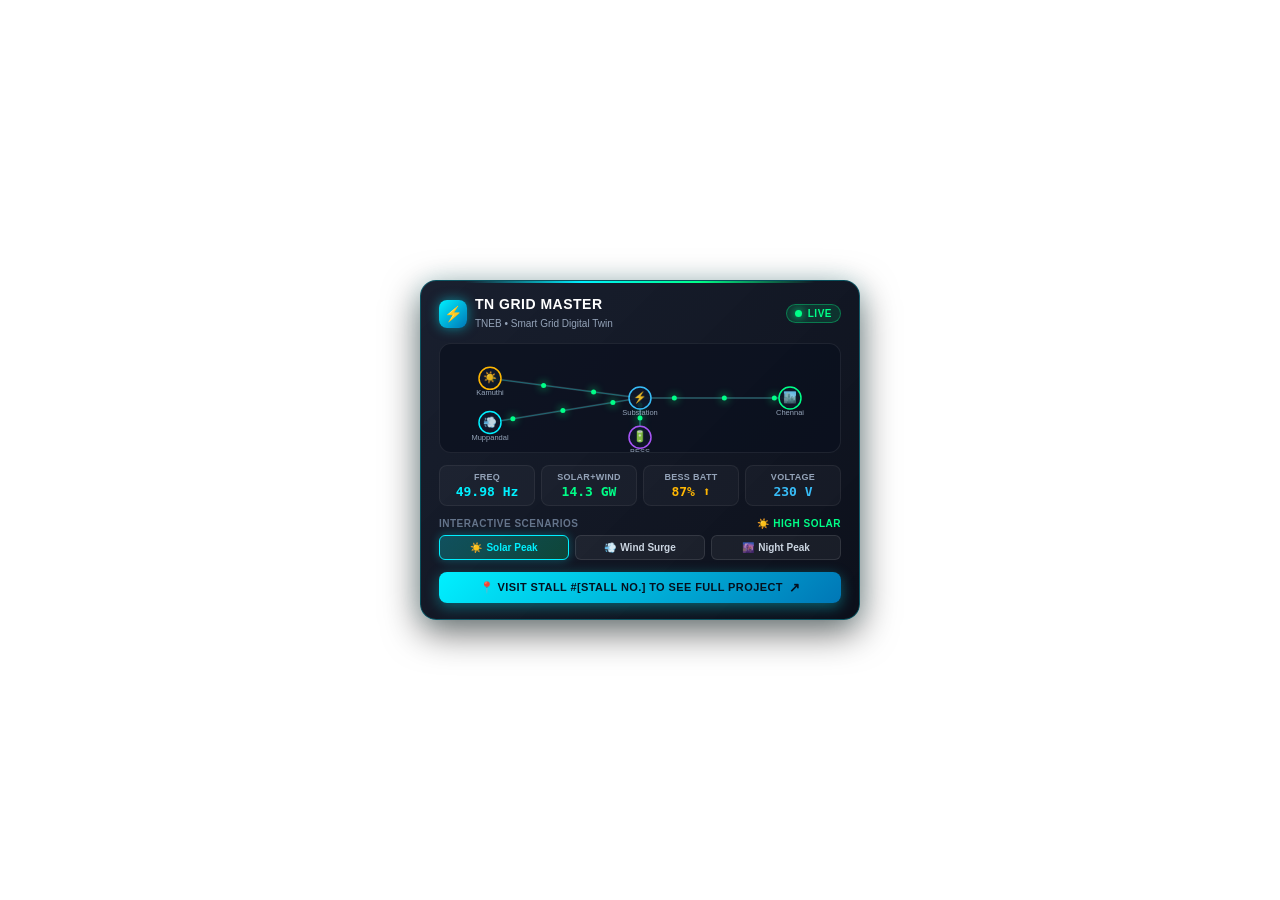
<file: widget.html>
<!DOCTYPE html>
<html lang="en">
<head>
  <meta charset="UTF-8">
  <meta name="viewport" content="width=device-width, initial-scale=1.0">
  <title>TN Grid Master - Live Digiboard Widget</title>
  <style>
    * {
      box-sizing: border-box;
      margin: 0;
      padding: 0;
      font-family: -apple-system, BlinkMacSystemFont, "Segoe UI", Roboto, "Helvetica Neue", Arial, sans-serif;
      user-select: none;
    }

    body {
      background: transparent;
      display: flex;
      align-items: center;
      justify-content: center;
      min-height: 100vh;
      padding: 12px;
      overflow: hidden;
    }

    /* Digiboard Widget Container */
    .grid-widget {
      width: 100%;
      max-width: 440px;
      background: linear-gradient(135deg, rgba(13, 20, 36, 0.95) 0%, rgba(7, 11, 22, 0.98) 100%);
      border: 1px solid rgba(0, 240, 255, 0.28);
      border-radius: 16px;
      padding: 16px 18px;
      color: #e2e8f0;
      box-shadow: 0 12px 36px rgba(0, 0, 0, 0.6), 0 0 24px rgba(0, 240, 255, 0.12);
      backdrop-filter: blur(12px);
      position: relative;
      overflow: hidden;
    }

    /* Glowing top accent line */
    .grid-widget::before {
      content: '';
      position: absolute;
      top: 0;
      left: 10%;
      right: 10%;
      height: 2px;
      background: linear-gradient(90deg, transparent, #00f0ff, #00ff88, transparent);
      border-radius: 2px;
    }

    /* Header */
    .widget-header {
      display: flex;
      justify-content: space-between;
      align-items: center;
      margin-bottom: 12px;
    }

    .brand-title {
      display: flex;
      align-items: center;
      gap: 8px;
    }

    .brand-icon {
      width: 28px;
      height: 28px;
      background: linear-gradient(135deg, #00f0ff, #0077b6);
      border-radius: 8px;
      display: flex;
      align-items: center;
      justify-content: center;
      font-size: 15px;
      box-shadow: 0 0 12px rgba(0, 240, 255, 0.5);
    }

    .brand-text h1 {
      font-size: 14px;
      font-weight: 800;
      letter-spacing: 0.5px;
      color: #ffffff;
      text-transform: uppercase;
      line-height: 1.1;
    }

    .brand-text span {
      font-size: 10px;
      color: #94a3b8;
      font-weight: 500;
    }

    .live-badge {
      display: flex;
      align-items: center;
      gap: 6px;
      background: rgba(0, 255, 136, 0.12);
      border: 1px solid rgba(0, 255, 136, 0.35);
      padding: 3px 8px;
      border-radius: 20px;
      font-size: 10px;
      font-weight: 700;
      color: #00ff88;
      letter-spacing: 0.5px;
      text-transform: uppercase;
    }

    .live-dot {
      width: 7px;
      height: 7px;
      background: #00ff88;
      border-radius: 50%;
      box-shadow: 0 0 8px #00ff88;
      animation: pulse-dot 1.4s infinite ease-in-out;
    }

    @keyframes pulse-dot {
      0%, 100% { transform: scale(1); opacity: 1; }
      50% { transform: scale(1.3); opacity: 0.4; }
    }

    /* Dynamic Grid Visualization Canvas */
    .vis-box {
      width: 100%;
      height: 110px;
      background: rgba(10, 16, 30, 0.7);
      border: 1px solid rgba(255, 255, 255, 0.08);
      border-radius: 12px;
      position: relative;
      margin-bottom: 12px;
      overflow: hidden;
    }

    canvas#gridCanvas {
      width: 100%;
      height: 100%;
      display: block;
    }

    /* Live Telemetry KPI Metrics */
    .metrics-row {
      display: grid;
      grid-template-columns: repeat(4, 1fr);
      gap: 6px;
      margin-bottom: 12px;
    }

    .metric-card {
      background: rgba(255, 255, 255, 0.03);
      border: 1px solid rgba(255, 255, 255, 0.06);
      border-radius: 8px;
      padding: 6px 4px;
      text-align: center;
      transition: all 0.2s ease;
    }

    .metric-card:hover {
      background: rgba(0, 240, 255, 0.06);
      border-color: rgba(0, 240, 255, 0.2);
    }

    .metric-label {
      font-size: 9px;
      color: #94a3b8;
      text-transform: uppercase;
      font-weight: 600;
      letter-spacing: 0.3px;
      margin-bottom: 2px;
    }

    .metric-val {
      font-size: 13px;
      font-weight: 800;
      color: #ffffff;
      font-family: "SF Mono", Monaco, Consolas, monospace;
    }

    .val-freq { color: #00f0ff; }
    .val-gen { color: #00ff88; }
    .val-bess { color: #ffb703; }
    .val-v { color: #38bdf8; }

    /* Interactive Simulation Preset Buttons */
    .preset-section {
      margin-bottom: 12px;
    }

    .preset-title {
      font-size: 10px;
      color: #64748b;
      text-transform: uppercase;
      font-weight: 700;
      letter-spacing: 0.5px;
      margin-bottom: 6px;
      display: flex;
      justify-content: space-between;
    }

    .preset-buttons {
      display: flex;
      gap: 6px;
    }

    .preset-btn {
      flex: 1;
      padding: 6px 4px;
      background: rgba(255, 255, 255, 0.05);
      border: 1px solid rgba(255, 255, 255, 0.1);
      border-radius: 6px;
      color: #cbd5e1;
      font-size: 10px;
      font-weight: 600;
      cursor: pointer;
      display: flex;
      align-items: center;
      justify-content: center;
      gap: 4px;
      transition: all 0.2s cubic-bezier(0.4, 0, 0.2, 1);
    }

    .preset-btn:hover {
      background: rgba(0, 240, 255, 0.15);
      border-color: rgba(0, 240, 255, 0.4);
      color: #ffffff;
      transform: translateY(-1px);
    }

    .preset-btn.active {
      background: linear-gradient(135deg, rgba(0, 240, 255, 0.25), rgba(0, 255, 136, 0.2));
      border-color: #00f0ff;
      color: #00f0ff;
      box-shadow: 0 0 10px rgba(0, 240, 255, 0.3);
    }

    /* Footer Action Button */
    .widget-footer {
      display: flex;
      align-items: center;
      gap: 8px;
    }

    .launch-btn {
      flex: 1;
      padding: 8px 12px;
      background: linear-gradient(135deg, #00f0ff 0%, #0077b6 100%);
      color: #04101e;
      font-weight: 800;
      font-size: 11px;
      text-align: center;
      text-decoration: none;
      border-radius: 8px;
      letter-spacing: 0.4px;
      text-transform: uppercase;
      box-shadow: 0 4px 14px rgba(0, 240, 255, 0.35);
      display: flex;
      align-items: center;
      justify-content: center;
      gap: 6px;
      transition: all 0.2s ease;
      cursor: pointer;
    }

    .launch-btn:hover {
      background: linear-gradient(135deg, #38bdf8 0%, #0096c7 100%);
      box-shadow: 0 6px 20px rgba(0, 240, 255, 0.6);
      transform: translateY(-1px);
      color: #000000;
    }

    .fullscreen-icon {
      font-size: 13px;
    }
  </style>
</head>
<body>

  <!-- CANDYPOP DIGIBOARD WIDGET -->
  <div class="grid-widget">
    <!-- Header -->
    <div class="widget-header">
      <div class="brand-title">
        <div class="brand-icon">⚡</div>
        <div class="brand-text">
          <h1>TN Grid Master</h1>
          <span>TNEB • Smart Grid Digital Twin</span>
        </div>
      </div>
      <div class="live-badge">
        <div class="live-dot"></div>
        <span>Live</span>
      </div>
    </div>

    <!-- Live Animated Grid Visualizer -->
    <div class="vis-box">
      <canvas id="gridCanvas" width="400" height="110"></canvas>
    </div>

    <!-- Live Metrics Grid -->
    <div class="metrics-row">
      <div class="metric-card">
        <div class="metric-label">Freq</div>
        <div class="metric-val val-freq" id="valFreq">50.01 Hz</div>
      </div>
      <div class="metric-card">
        <div class="metric-label">Solar+Wind</div>
        <div class="metric-val val-gen" id="valGen">12.4 GW</div>
      </div>
      <div class="metric-card">
        <div class="metric-label">BESS Batt</div>
        <div class="metric-val val-bess" id="valBess">86%</div>
      </div>
      <div class="metric-card">
        <div class="metric-label">Voltage</div>
        <div class="metric-val val-v" id="valVoltage">230 V</div>
      </div>
    </div>

    <!-- Interactive Digiboard Scenarios -->
    <div class="preset-section">
      <div class="preset-title">
        <span>Interactive Scenarios</span>
        <span style="color:#00ff88; font-weight:600;" id="statusScenario">☀️ High Solar</span>
      </div>
      <div class="preset-buttons">
        <button class="preset-btn active" id="btnSolar" onclick="setScenario('solar')">
          <span>☀️</span> Solar Peak
        </button>
        <button class="preset-btn" id="btnWind" onclick="setScenario('wind')">
          <span>💨</span> Wind Surge
        </button>
        <button class="preset-btn" id="btnPeak" onclick="setScenario('peak')">
          <span>🌆</span> Night Peak
        </button>
      </div>
    </div>

    <!-- Stall Call To Action (Change [Stall No.] once assigned) -->
    <div class="widget-footer">
      <a href="https://kavinpro1989-blip.github.io/tn-grid-master/" target="_blank" rel="noopener noreferrer" class="launch-btn">
        <span>📍 Visit Stall #[Stall No.] to See Full Project</span>
        <span class="fullscreen-icon">↗</span>
      </a>
    </div>
  </div>

  <script>
    // Live Animated Mini Grid Circuit
    const canvas = document.getElementById('gridCanvas');
    const ctx = canvas.getContext('2d');

    let currentScenario = 'solar';
    let tick = 0;

    // Grid Node Positions
    const nodes = [
      { id: 'solar', label: 'Kamuthi Solar', x: 50, y: 35, icon: '☀️', color: '#ffb703' },
      { id: 'wind', label: 'Muppandal Wind', x: 50, y: 80, icon: '💨', color: '#00f0ff' },
      { id: 'sub', label: 'Substation', x: 200, y: 55, icon: '⚡', color: '#38bdf8' },
      { id: 'bess', label: 'BESS Battery', x: 200, y: 95, icon: '🔋', color: '#a855f7' },
      { id: 'city', label: 'Chennai Metro', x: 350, y: 55, icon: '🏙️', color: '#00ff88' }
    ];

    // Transmission Lines
    const lines = [
      { from: 0, to: 2, power: 1.0 }, // Solar -> Sub
      { from: 1, to: 2, power: 0.8 }, // Wind -> Sub
      { from: 2, to: 3, power: 0.5, bidirectional: true }, // Sub <-> BESS
      { from: 2, to: 4, power: 1.2 }  // Sub -> City
    ];

    function resizeCanvas() {
      const rect = canvas.getBoundingClientRect();
      canvas.width = rect.width * (window.devicePixelRatio || 1);
      canvas.height = rect.height * (window.devicePixelRatio || 1);
      ctx.scale(window.devicePixelRatio || 1, window.devicePixelRatio || 1);
    }
    window.addEventListener('resize', resizeCanvas);
    resizeCanvas();

    function setScenario(type) {
      currentScenario = type;
      document.querySelectorAll('.preset-btn').forEach(b => b.classList.remove('active'));
      if (type === 'solar') {
        document.getElementById('btnSolar').classList.add('active');
        document.getElementById('statusScenario').innerText = '☀️ High Solar';
        lines[0].power = 1.6;
        lines[1].power = 0.5;
        lines[2].power = 0.8; // Charging battery
      } else if (type === 'wind') {
        document.getElementById('btnWind').classList.add('active');
        document.getElementById('statusScenario').innerText = '💨 Muppandal Wind High';
        lines[0].power = 0.4;
        lines[1].power = 1.8;
        lines[2].power = 0.7; // Charging battery
      } else if (type === 'peak') {
        document.getElementById('btnPeak').classList.add('active');
        document.getElementById('statusScenario').innerText = '🌆 Night Peak Demand';
        lines[0].power = 0.0; // No solar
        lines[1].power = 0.6;
        lines[2].power = -1.2; // Battery discharging into sub!
      }
    }

    function animate() {
      tick += 0.04;
      const w = canvas.getBoundingClientRect().width;
      const h = canvas.getBoundingClientRect().height;

      ctx.clearRect(0, 0, w, h);

      // Scale coordinates dynamically to canvas dimensions
      const sx = w / 400;
      const sy = h / 110;

      // Draw Transmission Lines & Moving Energy Pulses
      lines.forEach((l) => {
        const n1 = nodes[l.from];
        const n2 = nodes[l.to];

        const x1 = n1.x * sx;
        const y1 = n1.y * sy;
        const x2 = n2.x * sx;
        const y2 = n2.y * sy;

        // Base wire line
        ctx.strokeStyle = 'rgba(255, 255, 255, 0.12)';
        ctx.lineWidth = 2;
        ctx.beginPath();
        ctx.moveTo(x1, y1);
        ctx.lineTo(x2, y2);
        ctx.stroke();

        // Pulsing glow line
        ctx.strokeStyle = l.power < 0 ? 'rgba(168, 85, 247, 0.3)' : 'rgba(0, 240, 255, 0.3)';
        ctx.lineWidth = 1;
        ctx.stroke();

        // Animated Energy Flow Particles
        const particleCount = 3;
        const speed = Math.abs(l.power) * 0.4;
        const dir = l.power >= 0 ? 1 : -1;

        for (let i = 0; i < particleCount; i++) {
          let progress = ((tick * speed + (i / particleCount)) % 1);
          if (dir === -1) progress = 1 - progress;

          const px = x1 + (x2 - x1) * progress;
          const py = y1 + (y2 - y1) * progress;

          ctx.fillStyle = l.power < 0 ? '#c084fc' : '#00ff88';
          ctx.shadowColor = l.power < 0 ? '#c084fc' : '#00ff88';
          ctx.shadowBlur = 8;
          ctx.beginPath();
          ctx.arc(px, py, 2.5, 0, Math.PI * 2);
          ctx.fill();
          ctx.shadowBlur = 0; // reset
        }
      });

      // Draw Nodes
      nodes.forEach((n) => {
        const nx = n.x * sx;
        const ny = n.y * sy;

        // Outer glow
        ctx.fillStyle = 'rgba(15, 23, 42, 0.9)';
        ctx.strokeStyle = n.color;
        ctx.lineWidth = 1.5;
        ctx.beginPath();
        ctx.arc(nx, ny, 11, 0, Math.PI * 2);
        ctx.fill();
        ctx.stroke();

        // Node Emoji
        ctx.font = '11px sans-serif';
        ctx.textAlign = 'center';
        ctx.textBaseline = 'middle';
        ctx.fillText(n.icon, nx, ny);

        // Node Subtitle Label
        ctx.font = '7.5px sans-serif';
        ctx.fillStyle = '#94a3b8';
        ctx.fillText(n.label.split(' ')[0], nx, ny + 15);
      });

      // Update Telemetry Values realistically with micro-fluctuations
      const freqNoise = (Math.sin(tick * 2) * 0.02).toFixed(2);
      const freq = (50.00 + parseFloat(freqNoise)).toFixed(2);
      document.getElementById('valFreq').innerText = freq + ' Hz';

      if (currentScenario === 'solar') {
        document.getElementById('valGen').innerText = (14.2 + Math.sin(tick) * 0.1).toFixed(1) + ' GW';
        document.getElementById('valBess').innerText = Math.min(99, Math.floor(85 + Math.sin(tick) * 4)) + '% ⬆';
      } else if (currentScenario === 'wind') {
        document.getElementById('valGen').innerText = (15.8 + Math.cos(tick) * 0.2).toFixed(1) + ' GW';
        document.getElementById('valBess').innerText = Math.min(99, Math.floor(91 + Math.cos(tick) * 3)) + '% ⬆';
      } else {
        document.getElementById('valGen').innerText = (4.1 + Math.sin(tick) * 0.1).toFixed(1) + ' GW';
        document.getElementById('valBess').innerText = Math.max(12, Math.floor(64 - (tick * 0.5) % 30)) + '% ⬇';
      }

      requestAnimationFrame(animate);
    }

    animate();
  </script>
</body>
</html>
</file>
<file: styles.css>
/* ==========================================================================
   TN GRID MASTER: SCHOOL EDITION - HIGH-TECH SCIFI STYLESHEET
   Sleek Cyber-Grid & Dispatch Room Aesthetic (Tamil Nadu Power Grid)
   ========================================================================== */

:root {
  /* Day / Night Sky Palettes - Vibrant, Rich Atmospheric Gradients */
  --sky-top: #0c4a6e;
  --sky-mid: #0284c7;
  --sky-bottom: #0891b2;
  --sun-display: block;
  --sun-opacity: 1;
  --moon-display: none;
  --moon-opacity: 0;
  --smog-opacity: 0;
  --solar-glow-opacity: 0.85;

  /* Theme Accents */
  --color-green: #10b981;
  --color-green-light: #6ee7b7;
  --color-gold: #f59e0b;
  --color-gold-light: #fef08a;
  --color-crimson: #ef4444;
  --color-crimson-light: #fca5a5;
  --color-cyan: #06b6d4;

  /* Surfaces & Glassmorphism */
  --bg-body: #070b14;
  --bg-card: rgba(13, 19, 33, 0.9);
  --bg-card-hover: rgba(23, 32, 54, 0.95);
  --border-glass: rgba(255, 255, 255, 0.08);
  --border-glass-bright: rgba(255, 255, 255, 0.16);
  --text-main: #f8fafc;
  --text-muted: #94a3b8;

  /* Typography */
  --font-family: 'Fredoka', -apple-system, BlinkMacSystemFont, "Segoe UI", Roboto, sans-serif;
  --font-mono: 'JetBrains Mono', monospace;
}

/* Dynamic Phase Themes */
body.theme-solar {
  --sky-top: #0c4a6e;
  --sky-mid: #0284c7;
  --sky-bottom: #0891b2;
  --sun-display: block;
  --sun-opacity: 1;
  --moon-display: none;
  --moon-opacity: 0;
  --smog-opacity: 0;
  --solar-glow-opacity: 0.85;
}

body.theme-coal {
  --sky-top: #060913;
  --sky-mid: #111827;
  --sky-bottom: #1f1418;
  --sun-display: none;
  --sun-opacity: 0;
  --moon-display: block;
  --moon-opacity: 0.95;
  --smog-opacity: 0;
  --solar-glow-opacity: 0;
}

body.theme-dusk {
  --sky-top: #180d2b;
  --sky-mid: #4c1d4a;
  --sky-bottom: #9a3412;
  --sun-display: block;
  --sun-opacity: 0.55;
  --moon-display: none;
  --moon-opacity: 0;
  --smog-opacity: 0;
  --solar-glow-opacity: 0.25;
}

body.theme-dawn {
  --sky-top: #0f172a;
  --sky-mid: #311c38;
  --sky-bottom: #b45309;
  --sun-display: block;
  --sun-opacity: 0.75;
  --moon-display: none;
  --moon-opacity: 0;
  --smog-opacity: 0;
  --solar-glow-opacity: 0.5;
}

body.theme-night {
  --sky-top: #030610;
  --sky-mid: #090e1a;
  --sky-bottom: #0f172a;
  --sun-display: none;
  --sun-opacity: 0;
  --moon-display: block;
  --moon-opacity: 0.95;
  --smog-opacity: 0;
  --solar-glow-opacity: 0;
}

/* Reset & Foundation */
*, *::before, *::after {
  box-sizing: border-box;
  margin: 0;
  padding: 0;
}

html, body {
  width: 100%;
  height: 100%;
  overflow: hidden;
  font-family: var(--font-family);
  background-color: var(--bg-body);
  color: var(--text-main);
  user-select: none;
}

/* Master Layout: 100vh Single-Screen Viewport (Zero Scrollbars) */
.game-wrapper {
  position: relative;
  z-index: 10;
  display: flex;
  flex-direction: column;
  width: 100%;
  height: 100vh;
  overflow: hidden;
}

/* Header & Gamified Telemetry Badges */
.game-header {
  padding: 10px 24px;
  display: flex;
  align-items: center;
  justify-content: space-between;
  background: rgba(10, 15, 26, 0.95);
  backdrop-filter: blur(14px);
  -webkit-backdrop-filter: blur(14px);
  border-bottom: 1px solid var(--border-glass);
}

.brand {
  display: flex;
  align-items: center;
  gap: 12px;
}

.brand-icon {
  font-size: 1.8rem;
  background: linear-gradient(135deg, #0284c7, #10b981);
  padding: 6px 12px;
  border-radius: 10px;
  box-shadow: 0 4px 15px rgba(16, 185, 129, 0.25);
}

.brand-title {
  font-size: 1.3rem;
  font-weight: 700;
  color: #ffffff;
  letter-spacing: 0.04em;
}

.brand-tagline {
  font-size: 0.75rem;
  color: var(--text-muted);
}

.hud-badges {
  display: flex;
  align-items: center;
  gap: 10px;
}

.badge-item {
  display: flex;
  align-items: center;
  gap: 10px;
  background: rgba(17, 24, 39, 0.85);
  border: 1px solid rgba(255, 255, 255, 0.08);
  padding: 6px 14px;
  border-radius: 10px;
  box-shadow: 0 3px 10px rgba(0, 0, 0, 0.3);
  transition: transform 0.2s ease, border-color 0.3s ease;
}

.badge-item:hover {
  transform: translateY(-1px);
  border-color: rgba(56, 189, 248, 0.4);
}

.badge-emoji {
  font-size: 1.4rem;
}

.badge-emoji.spin {
  display: inline-block;
  animation: spinFan 1.8s linear infinite;
}

.badge-meta {
  display: flex;
  flex-direction: column;
}

.badge-caption {
  font-size: 0.65rem;
  font-weight: 600;
  color: var(--text-muted);
  letter-spacing: 0.05em;
}

.badge-stat {
  font-family: var(--font-mono);
  font-size: 0.95rem;
  font-weight: 700;
}

.text-green { color: #34d399; }
.text-cyan { color: #38bdf8; }
.text-gold { color: #f59e0b; }
.text-red { color: #f87171; }

.icon-toggle-btn, .guide-toggle-btn {
  background: rgba(30, 41, 59, 0.85);
  border: 1px solid var(--border-glass);
  padding: 7px 16px;
  border-radius: 10px;
  color: #ffffff;
  font-family: var(--font-family);
  font-size: 0.82rem;
  font-weight: 600;
  cursor: pointer;
  transition: all 0.2s ease;
}

.icon-toggle-btn:hover, .guide-toggle-btn:hover {
  background: rgba(51, 65, 85, 1);
  transform: translateY(-1px);
}

.guide-toggle-btn {
  background: linear-gradient(135deg, #0284c7, #3b82f6);
  border: none;
  box-shadow: 0 4px 12px rgba(2, 132, 199, 0.35);
}

/* 30-Second Challenge Banner */
.challenge-alert {
  margin: 8px 24px 0 24px;
  background: linear-gradient(90deg, #f59e0b 0%, #ef4444 100%);
  padding: 8px 18px;
  border-radius: 12px;
  display: flex;
  align-items: center;
  justify-content: space-between;
  box-shadow: 0 4px 20px rgba(245, 158, 11, 0.35);
  animation: bounceBanner 0.4s ease-out;
  z-index: 20;
}

.challenge-alert.hidden {
  display: none !important;
}

.challenge-text {
  display: flex;
  align-items: center;
  gap: 12px;
}

.challenge-icon {
  font-size: 1.8rem;
}

.challenge-text strong {
  font-size: 0.92rem;
  display: block;
}

.challenge-text p {
  font-size: 0.76rem;
  color: #fef08a;
}

.challenge-status-group {
  display: flex;
  align-items: center;
  gap: 12px;
}

.challenge-clock-pill {
  background: rgba(15, 23, 42, 0.85);
  border: 1px solid rgba(255, 255, 255, 0.2);
  color: #38bdf8;
  padding: 6px 14px;
  border-radius: 8px;
  font-family: var(--font-family);
  font-size: 0.86rem;
  font-weight: 700;
  letter-spacing: 0.02em;
  box-shadow: 0 2px 8px rgba(0, 0, 0, 0.35);
  white-space: nowrap;
}

.timer-pill {
  background: #ffffff;
  color: #0f172a;
  padding: 5px 16px;
  border-radius: 8px;
  font-family: var(--font-mono);
  font-size: 1.2rem;
  font-weight: 700;
}

/* ==========================================================================
   SIMULATION CANVAS VIEWPORT:
   The sky and celestial bodies are strictly bounded INSIDE .canvas-stage,
   guaranteeing the sun NEVER moves or sinks into the ground when scrolling!
   ========================================================================== */
.canvas-stage {
  position: relative;
  width: 100%;
  flex: 1 1 auto;
  min-height: 280px;
  height: auto;
  overflow: hidden;
  border-bottom: 1px solid var(--border-glass);
  box-shadow: inset 0 0 60px rgba(0, 0, 0, 0.45);
}

/* Dynamic Sky Layer Bounded Inside the Canvas Stage */
.sky-background {
  position: absolute;
  inset: 0;
  z-index: 1;
  background: linear-gradient(180deg, var(--sky-top) 0%, var(--sky-mid) 50%, var(--sky-bottom) 100%);
  transition: background 1.2s cubic-bezier(0.4, 0, 0.2, 1);
  overflow: hidden;
  pointer-events: none;
}

.sun-disc {
  position: absolute;
  width: 82px;
  height: 82px;
  background: radial-gradient(circle, #ffffff 0%, #fffbeb 25%, #fde047 55%, #f59e0b 85%, rgba(245, 158, 11, 0) 100%);
  border-radius: 50%;
  box-shadow: 
    0 0 25px 8px rgba(255, 255, 255, 0.85),
    0 0 55px 20px rgba(250, 204, 21, 0.5),
    0 0 95px 40px rgba(245, 158, 11, 0.22);
  display: var(--sun-display);
  opacity: var(--sun-opacity);
  left: 20%;
  top: 15%;
  transform: translate(-50%, -50%);
  transition: opacity 1s ease, left 0.5s ease-out, top 0.5s ease-out;
  pointer-events: none;
  filter: drop-shadow(0 0 10px rgba(255, 255, 255, 0.9));
}

.moon-disc {
  position: absolute;
  width: 64px;
  height: 64px;
  background: radial-gradient(circle at 35% 35%, #ffffff 0%, #f1f5f9 45%, #94a3b8 85%, #64748b 100%);
  border-radius: 50%;
  box-shadow: 
    0 0 20px 6px rgba(255, 255, 255, 0.75),
    0 0 50px 18px rgba(148, 163, 184, 0.35);
  display: var(--moon-display);
  opacity: var(--moon-opacity);
  left: 78%;
  top: 18%;
  transform: translate(-50%, -50%);
  transition: opacity 1s ease, left 0.5s ease-out, top 0.5s ease-out;
  pointer-events: none;
}

.stars-layer {
  position: absolute;
  inset: 0;
  background-image: 
    radial-gradient(1.5px 1.5px at 40px 50px, #ffffff, rgba(0,0,0,0)),
    radial-gradient(2px 2px at 180px 100px, #fef08a, rgba(0,0,0,0)),
    radial-gradient(1px 1px at 320px 160px, #ffffff, rgba(0,0,0,0)),
    radial-gradient(2px 2px at 500px 80px, #38bdf8, rgba(0,0,0,0)),
    radial-gradient(1.5px 1.5px at 700px 200px, #ffffff, rgba(0,0,0,0));
  background-repeat: repeat;
  background-size: 600px 350px;
  opacity: 0.45;
  transition: opacity 1s ease;
  pointer-events: none;
}

body.theme-solar .stars-layer {
  opacity: 0;
}

.smog-overlay {
  position: absolute;
  inset: 0;
  background: radial-gradient(ellipse at 15% 45%, rgba(15, 23, 42, 0.95) 0%, rgba(30, 41, 59, 0.75) 45%, transparent 85%);
  opacity: var(--smog-opacity);
  pointer-events: none;
  transition: opacity 1.5s ease-in-out;
}

.solar-glow-overlay {
  position: absolute;
  inset: 0;
  background: radial-gradient(ellipse at 18% 30%, rgba(254, 240, 138, 0.28) 0%, rgba(16, 185, 129, 0.12) 50%, transparent 80%);
  opacity: var(--solar-glow-opacity);
  pointer-events: none;
  transition: opacity 1.2s ease;
}

#gameCanvas {
  position: absolute;
  inset: 0;
  width: 100%;
  height: 100%;
  display: block;
  cursor: pointer;
  z-index: 2;
}

.stage-tip {
  position: absolute;
  top: 12px;
  left: 24px;
  background: rgba(10, 15, 26, 0.85);
  backdrop-filter: blur(10px);
  -webkit-backdrop-filter: blur(10px);
  border: 1px solid var(--border-glass-bright);
  padding: 6px 14px;
  border-radius: 20px;
  font-size: 0.78rem;
  color: #e2e8f0;
  pointer-events: none;
  z-index: 5;
  box-shadow: 0 4px 12px rgba(0, 0, 0, 0.4);
}

/* Hardware Card Modal Overlay */
.hardware-card {
  position: absolute;
  width: 320px;
  background: rgba(13, 19, 33, 0.95);
  backdrop-filter: blur(16px);
  border: 2px solid #0ea5e9;
  border-radius: 14px;
  box-shadow: 0 15px 35px rgba(0, 0, 0, 0.7);
  padding: 16px;
  z-index: 30;
  animation: popIn 0.25s cubic-bezier(0.16, 1, 0.3, 1);
}

.hardware-card.hidden {
  display: none !important;
}

.card-top {
  display: flex;
  align-items: center;
  justify-content: space-between;
  margin-bottom: 10px;
}

.card-title-group {
  display: flex;
  align-items: center;
  gap: 8px;
}

.card-icon {
  font-size: 1.4rem;
}

.card-title-group h3 {
  font-size: 0.96rem;
  color: #ffffff;
}

.card-close {
  background: transparent;
  border: none;
  color: var(--text-muted);
  font-size: 1.4rem;
  cursor: pointer;
}

.card-tabs {
  display: flex;
  gap: 6px;
  margin-bottom: 12px;
  border-bottom: 1px solid var(--border-glass);
  padding-bottom: 6px;
}

.hw-tab {
  flex: 1;
  background: transparent;
  border: 1px solid transparent;
  padding: 6px 8px;
  border-radius: 6px;
  color: var(--text-muted);
  font-family: var(--font-family);
  font-size: 0.72rem;
  font-weight: 600;
  cursor: pointer;
  transition: all 0.2s ease;
}

.hw-tab.active {
  background: rgba(14, 165, 233, 0.18);
  border-color: #0ea5e9;
  color: #38bdf8;
}

.card-content {
  font-size: 0.78rem;
  line-height: 1.5;
  display: flex;
  flex-direction: column;
  gap: 8px;
}

/* Live Exhibition Marquee Ticker: Completely Removed Per User Request */
.booth-ticker, #boothTicker {
  display: none !important;
}

/* ==========================================================================
   BOTTOM CONTROLS DECK: MASTER OF CONTROL
   ========================================================================== */
.deck-controls {
  background: rgba(10, 15, 26, 0.96);
  backdrop-filter: blur(16px);
  -webkit-backdrop-filter: blur(16px);
  border-top: 1px solid var(--border-glass);
  padding: 8px 18px 10px 18px;
  display: flex;
  flex-direction: column;
  gap: 6px;
  z-index: 20;
  flex-shrink: 0;
}

/* Big Hero Comparison Buttons */
.hero-selector {
  display: flex;
  align-items: center;
  gap: 12px;
}

.hero-card {
  flex: 1;
  display: flex;
  align-items: center;
  gap: 12px;
  padding: 8px 16px;
  border-radius: 12px;
  border: 1px solid rgba(255, 255, 255, 0.08);
  cursor: pointer;
  background: rgba(17, 24, 39, 0.75);
  color: var(--text-main);
  text-align: left;
  transition: all 0.25s cubic-bezier(0.16, 1, 0.3, 1);
}

.hero-card:hover {
  transform: translateY(-2px);
  box-shadow: 0 6px 18px rgba(0, 0, 0, 0.4);
  background: rgba(23, 32, 54, 0.85);
}

.hero-icon {
  font-size: 1.6rem;
}

.hero-info {
  flex-grow: 1;
}

.hero-title-row {
  display: flex;
  align-items: center;
  gap: 10px;
  margin-bottom: 2px;
}

.hero-title-row strong {
  font-size: 0.96rem;
  font-weight: 700;
}

.hero-info p {
  font-size: 0.74rem;
  color: var(--text-muted);
}

.tag-clean {
  font-size: 0.65rem;
  font-weight: 800;
  padding: 2px 8px;
  border-radius: 6px;
  background: rgba(16, 185, 129, 0.18);
  border: 1px solid rgba(16, 185, 129, 0.4);
  color: #34d399;
  letter-spacing: 0.05em;
}

.tag-dirty {
  font-size: 0.65rem;
  font-weight: 800;
  padding: 2px 8px;
  border-radius: 6px;
  background: rgba(239, 68, 68, 0.18);
  border: 1px solid rgba(239, 68, 68, 0.4);
  color: #f87171;
  letter-spacing: 0.05em;
}

.hero-card.solar.active {
  background: linear-gradient(135deg, rgba(16, 185, 129, 0.16) 0%, rgba(245, 158, 11, 0.08) 100%);
  border-color: #10b981;
  box-shadow: 0 0 20px rgba(16, 185, 129, 0.25);
}

.hero-card.solar.active strong {
  color: #34d399;
}

.hero-card.coal.active {
  background: linear-gradient(135deg, rgba(239, 68, 68, 0.18) 0%, rgba(249, 115, 22, 0.08) 100%);
  border-color: #ef4444;
  box-shadow: 0 0 20px rgba(239, 68, 68, 0.25);
}

.hero-card.coal.active strong {
  color: #f87171;
}

.vs-badge {
  font-size: 1.1rem;
  font-weight: 800;
  color: var(--text-muted);
  padding: 0 4px;
}

/* ==========================================================================
   🎛️ 8-SLIDER MULTI-TUNING CONSOLE: MASTER OF CONTROL
   ========================================================================== */
.dispatcher-tuning-deck {
  background: rgba(13, 19, 33, 0.92);
  border: 1px solid rgba(255, 255, 255, 0.08);
  border-radius: 14px;
  padding: 10px 16px;
  margin-bottom: 4px;
  backdrop-filter: blur(16px);
  -webkit-backdrop-filter: blur(16px);
  box-shadow: 0 8px 24px rgba(0, 0, 0, 0.4);
}

.deck-header {
  display: flex;
  justify-content: space-between;
  align-items: center;
  flex-wrap: wrap;
  gap: 8px;
  margin-bottom: 8px;
}

.deck-title-group {
  display: flex;
  align-items: center;
  gap: 12px;
}

.tuning-badge {
  background: linear-gradient(135deg, #0ea5e9, #06b6d4);
  color: #ffffff;
  font-size: 0.76rem;
  font-weight: 800;
  padding: 4px 10px;
  border-radius: 8px;
  letter-spacing: 0.06em;
  box-shadow: 0 0 12px rgba(6, 182, 212, 0.35);
}

.tuning-sub {
  font-size: 0.8rem;
  color: #94a3b8;
}

.control-status {
  display: flex;
  align-items: center;
}

.master-badge {
  background: rgba(16, 185, 129, 0.12);
  border: 1px solid rgba(16, 185, 129, 0.4);
  color: #34d399;
  font-family: var(--font-mono);
  font-size: 0.74rem;
  font-weight: 700;
  padding: 4px 12px;
  border-radius: 8px;
  letter-spacing: 0.05em;
  box-shadow: 0 0 12px rgba(16, 185, 129, 0.2);
}

.sliders-grid {
  display: grid;
  grid-template-columns: repeat(4, 1fr);
  gap: 10px;
}

.slider-card {
  background: rgba(17, 24, 39, 0.75);
  border: 1px solid rgba(255, 255, 255, 0.07);
  border-radius: 10px;
  padding: 8px 12px;
  display: flex;
  flex-direction: column;
  gap: 4px;
  transition: all 0.2s cubic-bezier(0.16, 1, 0.3, 1);
  position: relative;
  overflow: hidden;
}

.slider-card:hover {
  transform: translateY(-2px);
  background: rgba(23, 32, 54, 0.9);
  box-shadow: 0 6px 18px rgba(0, 0, 0, 0.4);
}

.slider-card::before {
  content: '';
  position: absolute;
  top: 0;
  left: 0;
  right: 0;
  height: 2px;
  opacity: 0.6;
  transition: opacity 0.2s ease;
}

.slider-card:hover::before {
  opacity: 1;
}

.slider-solar::before { background: #f59e0b; }
.slider-battery::before { background: #10b981; }
.slider-coal::before { background: #ef4444; }
.slider-scrubber::before { background: #06b6d4; }
.slider-load::before { background: #a855f7; }
.slider-agri::before { background: #22c55e; }
.slider-voltage::before { background: #eab308; }
.slider-gridtie::before { background: #38bdf8; }

.slider-meta {
  display: flex;
  justify-content: space-between;
  align-items: center;
}

.slider-title {
  font-size: 0.82rem;
  font-weight: 700;
  color: #f8fafc;
  letter-spacing: 0.02em;
}

.slider-summary-pill {
  font-size: 0.65rem;
  font-weight: 800;
  padding: 2px 7px;
  border-radius: 6px;
  background: rgba(16, 185, 129, 0.18);
  color: #34d399;
  letter-spacing: 0.05em;
}

.slider-summary-pill.pill-danger {
  background: rgba(239, 68, 68, 0.2);
  color: #f87171;
}

.slider-desc {
  font-size: 0.68rem;
  color: #94a3b8;
  white-space: nowrap;
  overflow: hidden;
  text-overflow: ellipsis;
}

.slider-input-row {
  display: flex;
  align-items: center;
  gap: 10px;
  margin-top: 4px;
}

.game-slider {
  flex: 1;
  -webkit-appearance: none;
  appearance: none;
  height: 7px;
  border-radius: 999px;
  outline: none;
  cursor: pointer;
  background: #1e293b;
  box-shadow: inset 0 1px 3px rgba(0, 0, 0, 0.5);
  transition: background 0.2s ease;
}

.game-slider::-webkit-slider-thumb {
  -webkit-appearance: none;
  appearance: none;
  width: 18px;
  height: 18px;
  border-radius: 50%;
  cursor: grab;
  border: 2px solid #ffffff;
  box-shadow: 0 0 8px rgba(0, 0, 0, 0.6);
  transition: transform 0.15s ease, box-shadow 0.15s ease;
}

.game-slider::-webkit-slider-thumb:hover {
  transform: scale(1.15);
}

.range-amber::-webkit-slider-thumb {
  background: #f59e0b;
  box-shadow: 0 0 10px rgba(245, 158, 11, 0.7);
}

.range-cyan::-webkit-slider-thumb {
  background: #06b6d4;
  box-shadow: 0 0 10px rgba(6, 182, 212, 0.7);
}

.range-red::-webkit-slider-thumb {
  background: #ef4444;
  box-shadow: 0 0 10px rgba(239, 68, 68, 0.7);
}

.range-green::-webkit-slider-thumb {
  background: #10b981;
  box-shadow: 0 0 10px rgba(16, 185, 129, 0.7);
}

.range-purple::-webkit-slider-thumb {
  background: #a855f7;
  box-shadow: 0 0 10px rgba(168, 85, 247, 0.7);
}

.range-emerald::-webkit-slider-thumb {
  background: #059669;
  box-shadow: 0 0 10px rgba(5, 150, 105, 0.7);
}

.range-gold::-webkit-slider-thumb {
  background: #eab308;
  box-shadow: 0 0 10px rgba(234, 179, 8, 0.7);
}

.range-blue::-webkit-slider-thumb {
  background: #38bdf8;
  box-shadow: 0 0 10px rgba(56, 189, 248, 0.7);
}

.slider-val {
  font-family: var(--font-mono);
  font-size: 0.75rem;
  font-weight: 700;
  min-width: 52px;
  text-align: right;
  color: #f1f5f9;
}

/* ==========================================================================
   TIMELINE SCRUBBER & GAME ACTIONS
   ========================================================================== */
.timeline-row {
  display: flex;
  align-items: center;
  gap: 18px;
  background: rgba(17, 24, 39, 0.6);
  border: 1px solid rgba(255, 255, 255, 0.06);
  padding: 8px 14px;
  border-radius: 12px;
  transition: all 0.3s ease;
}

/* Hide timeline bar completely when playing game challenge per user request */
body.game-playing .timeline-row {
  display: none !important;
}

/* Storage Slider Locked During Active Challenge (Prevents Conjuring Free Energy) */
body.game-playing #sliderStorage {
  cursor: not-allowed;
  opacity: 0.9;
}

.clock-display {
  display: flex;
  flex-direction: column;
  min-width: 150px;
}

.clock-digits {
  font-family: var(--font-mono);
  font-size: 1.45rem;
  font-weight: 700;
  color: #ffffff;
  line-height: 1.1;
  text-shadow: 0 0 12px rgba(255, 255, 255, 0.25);
}

.clock-label {
  font-size: 0.72rem;
  color: #38bdf8;
  margin-top: 3px;
}

.scrubber-bar {
  flex-grow: 1;
  display: flex;
  flex-direction: column;
  gap: 4px;
}

.scrubber-labels {
  display: flex;
  justify-content: space-between;
  font-size: 0.72rem;
  color: var(--text-muted);
}

input[type="range"]#timeRange {
  width: 100%;
  height: 8px;
  background: #1e293b;
  border-radius: 9999px;
  -webkit-appearance: none;
  appearance: none;
  cursor: pointer;
  box-shadow: inset 0 1px 3px rgba(0, 0, 0, 0.5);
}

input[type="range"]#timeRange::-webkit-slider-thumb {
  -webkit-appearance: none;
  appearance: none;
  width: 22px;
  height: 22px;
  border-radius: 50%;
  background: #ffffff;
  border: 3px solid #0284c7;
  box-shadow: 0 0 14px rgba(2, 132, 199, 0.9);
  cursor: grab;
  transition: transform 0.15s ease;
}

input[type="range"]#timeRange::-webkit-slider-thumb:hover {
  transform: scale(1.2);
}

.deck-actions {
  display: flex;
  gap: 10px;
}

.deck-btn {
  border: none;
  padding: 9px 18px;
  border-radius: 10px;
  font-family: var(--font-family);
  font-size: 0.84rem;
  font-weight: 700;
  cursor: pointer;
  transition: all 0.2s ease;
}

.deck-btn.play {
  background: rgba(51, 65, 85, 0.85);
  color: #ffffff;
  border: 1px solid var(--border-glass-bright);
}

.deck-btn.reset {
  background: rgba(30, 41, 59, 0.85);
  color: #ffffff;
  border: 1px solid var(--border-glass-bright);
}

.deck-btn.reset:hover {
  background: rgba(51, 65, 85, 1);
  border-color: #38bdf8;
}

.fs-btn {
  background: rgba(30, 41, 59, 0.85);
  border: 1px solid var(--border-glass);
}

.fs-btn:hover {
  background: rgba(51, 65, 85, 1);
  border-color: #38bdf8;
}

.deck-btn.challenge {
  background: linear-gradient(135deg, #f59e0b, #ef4444);
  color: #ffffff;
  box-shadow: 0 4px 15px rgba(239, 68, 68, 0.35);
}

.deck-btn.inspect {
  background: rgba(14, 165, 233, 0.15);
  border: 1px solid #0ea5e9;
  color: #38bdf8;
}

.deck-btn:hover {
  transform: translateY(-2px);
}

/* ==========================================================================
   MODAL DIALOGS
   ========================================================================== */
.modal-backdrop {
  position: fixed;
  inset: 0;
  background: rgba(2, 6, 23, 0.85);
  backdrop-filter: blur(12px);
  -webkit-backdrop-filter: blur(12px);
  display: flex;
  align-items: center;
  justify-content: center;
  z-index: 100;
}

.modal-backdrop.hidden {
  display: none !important;
}

.modal-card {
  width: 90%;
  max-width: 660px;
  max-height: 85vh;
  background: #0d1322;
  border: 1px solid var(--border-glass-bright);
  border-radius: 18px;
  box-shadow: 0 25px 60px rgba(0, 0, 0, 0.8);
  display: flex;
  flex-direction: column;
  overflow: hidden;
  animation: popIn 0.3s cubic-bezier(0.16, 1, 0.3, 1);
}

.modal-header {
  padding: 16px 24px;
  border-bottom: 1px solid var(--border-glass);
  display: flex;
  align-items: center;
  justify-content: space-between;
}

.modal-header h2 {
  font-size: 1.15rem;
  color: #ffffff;
}

.modal-exit {
  background: transparent;
  border: none;
  font-size: 1.5rem;
  color: var(--text-muted);
  cursor: pointer;
}

.modal-body {
  padding: 20px 24px;
  overflow-y: auto;
  display: flex;
  flex-direction: column;
  gap: 16px;
  color: #cbd5e1;
  font-size: 0.88rem;
  line-height: 1.6;
}

.guide-box {
  background: rgba(17, 24, 39, 0.6);
  border: 1px solid var(--border-glass);
  padding: 14px 18px;
  border-radius: 12px;
}

.guide-box h3 {
  font-size: 0.98rem;
  margin-bottom: 6px;
}

.guide-box ul {
  margin-left: 20px;
  margin-top: 6px;
}

.guide-box.solar {
  background: rgba(16, 185, 129, 0.08);
  border-color: rgba(16, 185, 129, 0.3);
}

.guide-box.solar h3 { color: #34d399; }

.guide-box.coal {
  background: rgba(239, 68, 68, 0.08);
  border-color: rgba(239, 68, 68, 0.3);
}

.guide-box.coal h3 { color: #f87171; }

.guide-box.tips {
  background: rgba(14, 165, 233, 0.08);
  border-color: rgba(14, 165, 233, 0.3);
}

.guide-box.tips h3 { color: #38bdf8; }

.modal-footer {
  padding: 14px 24px;
  border-top: 1px solid var(--border-glass);
  display: flex;
  justify-content: flex-end;
}

.btn-dismiss {
  background: linear-gradient(135deg, #0284c7, #10b981);
  color: #ffffff;
  border: none;
  padding: 8px 24px;
  border-radius: 10px;
  font-family: var(--font-family);
  font-size: 0.88rem;
  font-weight: 700;
  cursor: pointer;
  box-shadow: 0 4px 12px rgba(16, 185, 129, 0.3);
}

/* ==========================================================================
   REAL-TIME GRID GRADE BADGE & REPORT CARD MODAL
   ========================================================================== */
.grid-rating-badge {
  background: rgba(15, 23, 42, 0.75);
  border: 1px solid rgba(74, 222, 128, 0.4);
  transition: all 0.3s ease;
}

.text-orange { color: #f97316 !important; }

@keyframes flashRedAlert {
  0%, 100% {
    background: rgba(239, 68, 68, 0.28);
    border-color: #ef4444;
    box-shadow: 0 0 16px rgba(239, 68, 68, 0.65);
  }
  50% {
    background: rgba(15, 23, 42, 0.85);
    border-color: rgba(239, 68, 68, 0.4);
    box-shadow: none;
  }
}

.badge-item.alert-blackout {
  animation: flashRedAlert 0.8s infinite ease-in-out;
}

.report-card {
  max-width: 680px;
  background: #090e1a;
  border: 2px solid var(--border-glass-bright);
}

.report-card.grade-a {
  border-color: #22c55e;
  box-shadow: 0 0 45px rgba(34, 197, 94, 0.3);
}

.report-card.grade-b {
  border-color: #38bdf8;
  box-shadow: 0 0 40px rgba(56, 189, 248, 0.3);
}

.report-card.grade-c {
  border-color: #eab308;
  box-shadow: 0 0 40px rgba(234, 179, 8, 0.3);
}

.report-card.grade-d {
  border-color: #f97316;
  box-shadow: 0 0 45px rgba(249, 115, 22, 0.35);
}

.report-card.grade-f {
  border-color: #ef4444;
  box-shadow: 0 0 50px rgba(239, 68, 68, 0.45);
}

.report-card-header {
  padding: 16px 24px;
  background: rgba(15, 23, 42, 0.6);
  border-bottom: 1px solid var(--border-glass);
}

.report-subtitle {
  font-size: 0.82rem;
  color: var(--text-muted);
  margin-top: 2px;
}

.report-modal-body {
  padding: 24px;
  gap: 20px;
}

.report-stamp-container {
  display: flex;
  align-items: center;
  gap: 20px;
  background: rgba(15, 23, 42, 0.7);
  border: 1px solid var(--border-glass);
  border-radius: 14px;
  padding: 16px 20px;
}

.report-stamp-badge {
  display: flex;
  flex-direction: column;
  align-items: center;
  justify-content: center;
  min-width: 100px;
  height: 90px;
  border-radius: 12px;
  border: 3px solid #22c55e;
  background: rgba(34, 197, 94, 0.12);
  color: #22c55e;
  box-shadow: 0 0 20px rgba(34, 197, 94, 0.25);
}

.report-stamp-badge.stamp-f {
  border-color: #ef4444;
  background: rgba(239, 68, 68, 0.15);
  color: #ef4444;
  box-shadow: 0 0 25px rgba(239, 68, 68, 0.35);
}

.report-stamp-badge.stamp-d {
  border-color: #f97316;
  background: rgba(249, 115, 22, 0.15);
  color: #f97316;
  box-shadow: 0 0 20px rgba(249, 115, 22, 0.3);
}

.report-stamp-badge.stamp-c {
  border-color: #eab308;
  background: rgba(234, 179, 8, 0.15);
  color: #eab308;
  box-shadow: 0 0 20px rgba(234, 179, 8, 0.3);
}

.report-stamp-badge.stamp-b {
  border-color: #38bdf8;
  background: rgba(56, 189, 248, 0.15);
  color: #38bdf8;
  box-shadow: 0 0 20px rgba(56, 189, 248, 0.3);
}

.report-stamp-letter {
  font-size: 3rem;
  font-weight: 800;
  line-height: 1;
}

.report-stamp-caption {
  font-size: 0.65rem;
  font-weight: 700;
  letter-spacing: 0.05em;
  text-transform: uppercase;
}

.report-hero-summary h3 {
  font-size: 1.25rem;
  font-weight: 700;
  color: #ffffff;
  margin-bottom: 4px;
}

.report-hero-summary p {
  font-size: 0.88rem;
  color: var(--text-muted);
}

.report-metrics-grid {
  display: grid;
  grid-template-columns: repeat(3, 1fr);
  gap: 12px;
}

@media (max-width: 650px) {
  .report-metrics-grid { grid-template-columns: repeat(2, 1fr); }
  .report-stamp-container { flex-direction: column; text-align: center; }
}

.report-stat-card {
  background: rgba(15, 23, 42, 0.6);
  border: 1px solid var(--border-glass);
  border-radius: 10px;
  padding: 10px 14px;
  display: flex;
  flex-direction: column;
  gap: 3px;
}

.stat-icon {
  font-size: 1.1rem;
}

.stat-num {
  font-size: 1.25rem;
  font-weight: 700;
  font-family: var(--font-family);
}

.stat-name {
  font-size: 0.72rem;
  color: var(--text-muted);
  text-transform: uppercase;
  letter-spacing: 0.03em;
}

.report-verdict-box {
  background: rgba(30, 41, 59, 0.4);
  border-left: 4px solid #38bdf8;
  padding: 14px 18px;
  border-radius: 0 10px 10px 0;
  font-size: 0.92rem;
  line-height: 1.55;
  color: #e2e8f0;
}

.report-modal-footer {
  gap: 12px;
  background: rgba(15, 23, 42, 0.6);
  border-top: 1px solid var(--border-glass);
}

/* Keyframes */
@keyframes spinFan {
  from { transform: rotate(0deg); }
  to { transform: rotate(360deg); }
}

@keyframes popIn {
  from { opacity: 0; transform: scale(0.95); }
  to { opacity: 1; transform: scale(1); }
}

@keyframes bounceBanner {
  0% { transform: translateY(-10px); opacity: 0; }
  60% { transform: translateY(4px); opacity: 1; }
  100% { transform: translateY(0); }
}

/* ==========================================================================
   EXHIBITION INFOGRAPHIC MODAL STYLING
   ========================================================================== */
.infographic-modal-card {
  max-width: 860px !important;
  width: 95% !important;
  background: linear-gradient(175deg, #0f172a 0%, #0a0e1a 100%) !important;
  border: 1px solid rgba(56, 189, 248, 0.3) !important;
  box-shadow: 0 25px 60px rgba(0, 0, 0, 0.8), 0 0 40px rgba(56, 189, 248, 0.15) !important;
}

.info-btn {
  background: rgba(56, 189, 248, 0.18) !important;
  border-color: rgba(56, 189, 248, 0.5) !important;
  color: #38bdf8 !important;
}

.info-btn:hover {
  background: rgba(56, 189, 248, 0.3) !important;
  box-shadow: 0 0 15px rgba(56, 189, 248, 0.4) !important;
}

.deck-btn.info-action-btn {
  background: linear-gradient(135deg, rgba(14, 165, 233, 0.25), rgba(56, 189, 248, 0.15));
  border: 1px solid rgba(56, 189, 248, 0.4);
  color: #38bdf8;
}

.deck-btn.info-action-btn:hover {
  background: linear-gradient(135deg, rgba(14, 165, 233, 0.4), rgba(56, 189, 248, 0.25));
  box-shadow: 0 0 14px rgba(56, 189, 248, 0.35);
}

.infographic-banner {
  display: grid;
  grid-template-columns: repeat(4, 1fr);
  gap: 12px;
  background: rgba(15, 23, 42, 0.7);
  border: 1px solid rgba(255, 255, 255, 0.08);
  border-radius: 14px;
  padding: 14px 18px;
  margin-bottom: 20px;
  text-align: center;
}

.infographic-stat {
  display: flex;
  flex-direction: column;
  gap: 4px;
}

.info-big-num {
  font-family: 'JetBrains Mono', monospace;
  font-size: 1.6rem;
  font-weight: 800;
  line-height: 1.1;
}

.info-label {
  font-size: 0.75rem;
  color: #94a3b8;
  font-weight: 600;
  text-transform: uppercase;
  letter-spacing: 0.5px;
}

.infographic-showcase-grid {
  display: grid;
  grid-template-columns: 1fr 1fr;
  gap: 16px;
  margin-bottom: 20px;
}

.info-card {
  background: rgba(15, 23, 42, 0.85);
  border-radius: 14px;
  padding: 16px;
  border: 1px solid rgba(255, 255, 255, 0.08);
}

.info-card.clean {
  border-color: rgba(52, 211, 153, 0.35);
  box-shadow: inset 0 0 20px rgba(52, 211, 153, 0.06);
}

.info-card.thermal {
  border-color: rgba(248, 113, 113, 0.35);
  box-shadow: inset 0 0 20px rgba(248, 113, 113, 0.06);
}

.info-card-header {
  display: flex;
  align-items: center;
  gap: 12px;
  margin-bottom: 12px;
}

.info-icon {
  font-size: 1.8rem;
}

.info-card-header h4 {
  font-size: 0.95rem;
  font-weight: 700;
  color: #f8fafc;
  margin-bottom: 4px;
}

.badge-tag {
  font-size: 0.65rem;
  font-weight: 800;
  padding: 2px 8px;
  border-radius: 6px;
  letter-spacing: 0.5px;
}

.badge-tag.clean-tag {
  background: rgba(52, 211, 153, 0.2);
  color: #34d399;
  border: 1px solid rgba(52, 211, 153, 0.4);
}

.badge-tag.dirty-tag {
  background: rgba(248, 113, 113, 0.2);
  color: #f87171;
  border: 1px solid rgba(248, 113, 113, 0.4);
}

.info-card p {
  font-size: 0.82rem;
  color: #cbd5e1;
  line-height: 1.45;
  margin-bottom: 10px;
}

.info-bullets {
  padding-left: 18px;
  margin: 0;
  font-size: 0.78rem;
  color: #94a3b8;
  line-height: 1.5;
}

.info-bullets li {
  margin-bottom: 6px;
}

.info-bullets strong {
  color: #e2e8f0;
}

.infographic-flow-section {
  background: rgba(15, 23, 42, 0.65);
  border: 1px solid rgba(56, 189, 248, 0.2);
  border-radius: 14px;
  padding: 16px 20px;
  margin-bottom: 20px;
}

.infographic-flow-section h4 {
  font-size: 0.95rem;
  font-weight: 700;
  color: #38bdf8;
  margin-bottom: 14px;
}

.flow-steps {
  display: grid;
  grid-template-columns: repeat(3, 1fr);
  gap: 14px;
}

.flow-step {
  display: flex;
  gap: 10px;
}

.step-num {
  width: 28px;
  height: 28px;
  border-radius: 50%;
  background: #0284c7;
  color: #fff;
  font-weight: 800;
  font-size: 0.85rem;
  display: flex;
  align-items: center;
  justify-content: center;
  flex-shrink: 0;
}

.step-content strong {
  display: block;
  font-size: 0.82rem;
  color: #f1f5f9;
  margin-bottom: 4px;
}

.step-content p {
  font-size: 0.74rem;
  color: #94a3b8;
  line-height: 1.4;
  margin: 0;
}

.infographic-links-bar {
  display: flex;
  gap: 14px;
  margin-bottom: 10px;
}

.canva-link-btn, .figma-link-btn {
  flex: 1;
  display: flex;
  align-items: center;
  justify-content: center;
  gap: 8px;
  padding: 12px 16px;
  border-radius: 10px;
  font-size: 0.85rem;
  font-weight: 700;
  text-decoration: none;
  transition: all 0.2s ease;
}

.canva-link-btn {
  background: linear-gradient(135deg, #00c4cc, #7d2ae8);
  color: #ffffff;
  box-shadow: 0 4px 15px rgba(125, 42, 232, 0.35);
}

.canva-link-btn:hover {
  transform: translateY(-2px);
  box-shadow: 0 6px 20px rgba(125, 42, 232, 0.5);
}

.figma-link-btn {
  background: linear-gradient(135deg, #0acf83, #0284c7);
  color: #ffffff;
  box-shadow: 0 4px 15px rgba(2, 132, 199, 0.35);
}

.figma-link-btn:hover {
  transform: translateY(-2px);
  box-shadow: 0 6px 20px rgba(2, 132, 199, 0.5);
}

/* Responsiveness */
@media (max-width: 1200px) {
  .sliders-grid { grid-template-columns: repeat(2, 1fr); }
  .infographic-showcase-grid { grid-template-columns: 1fr; }
  .flow-steps { grid-template-columns: 1fr; }
  .infographic-banner { grid-template-columns: repeat(2, 1fr); }
}

@media (max-width: 900px) {
  .game-header { padding: 10px 16px; }
  .hud-badges { gap: 8px; }
  .badge-item { padding: 4px 10px; }
  .badge-caption { display: none; }
  .hero-selector { flex-direction: column; }
  .vs-badge { display: none; }
  .deck-controls { padding: 8px 14px; }
}

@media (max-width: 600px) {
  .sliders-grid { grid-template-columns: 1fr; }
}

/* ==========================================================================
   🤫 SECRET PRESENTER HUD & VISUAL EXHIBITION RUN-OF-SHOW
   ========================================================================== */
.secret-title-trigger {
  cursor: pointer;
  user-select: none;
  transition: transform 0.2s ease, filter 0.2s ease;
  position: relative;
}

.secret-title-trigger:hover {
  filter: brightness(1.25) drop-shadow(0 0 12px rgba(0, 229, 255, 0.4));
}

.secret-title-trigger:active {
  transform: scale(0.98);
}

.presenter-card {
  max-width: 960px;
  width: 95%;
  max-height: 90vh;
  background: #080d1a;
  border: 1px solid rgba(0, 229, 255, 0.4);
  box-shadow: 0 0 50px rgba(0, 229, 255, 0.15), 0 30px 80px rgba(0, 0, 0, 0.95);
  border-radius: 20px;
}

.presenter-header {
  padding: 18px 24px;
  background: linear-gradient(135deg, rgba(8, 13, 26, 0.95), rgba(15, 23, 42, 0.95));
  border-bottom: 1px solid rgba(0, 229, 255, 0.2);
}

.presenter-badge {
  display: inline-block;
  padding: 3px 10px;
  font-size: 0.72rem;
  font-weight: 700;
  letter-spacing: 0.08em;
  background: rgba(0, 229, 255, 0.15);
  color: #00e5ff;
  border: 1px solid rgba(0, 229, 255, 0.4);
  border-radius: 999px;
  margin-bottom: 6px;
}

.presenter-subtitle {
  font-size: 0.85rem;
  color: var(--text-muted);
  margin-top: 4px;
}

.presenter-nav {
  display: flex;
  background: rgba(2, 6, 23, 0.9);
  padding: 8px 16px;
  gap: 8px;
  border-bottom: 1px solid rgba(255, 255, 255, 0.08);
  overflow-x: auto;
}

.pres-tab-btn {
  display: flex;
  align-items: center;
  gap: 8px;
  padding: 8px 16px;
  background: transparent;
  border: 1px solid transparent;
  border-radius: 10px;
  color: var(--text-muted);
  font-size: 0.88rem;
  font-weight: 600;
  cursor: pointer;
  white-space: nowrap;
  transition: all 0.2s ease;
}

.pres-tab-btn:hover {
  color: #ffffff;
  background: rgba(255, 255, 255, 0.05);
}

.pres-tab-btn.active {
  background: rgba(0, 229, 255, 0.15);
  color: #00e5ff;
  border-color: rgba(0, 229, 255, 0.4);
  box-shadow: 0 0 15px rgba(0, 229, 255, 0.2);
}

.presenter-body {
  padding: 20px 24px;
  overflow-y: auto;
  max-height: calc(90vh - 180px);
}

.pres-pane {
  display: none;
  animation: fadeIn 0.25s ease;
}

.pres-pane.active {
  display: block;
}

/* Timeline & Stepper Styles */
.flow-hero-banner {
  display: flex;
  align-items: center;
  gap: 16px;
  padding: 16px 20px;
  background: linear-gradient(135deg, rgba(0, 229, 255, 0.1), rgba(168, 85, 247, 0.1));
  border: 1px solid rgba(0, 229, 255, 0.3);
  border-radius: 14px;
  margin-bottom: 20px;
}

.flow-hero-icon {
  font-size: 2.2rem;
}

.flow-hero-banner h3 {
  font-size: 1.05rem;
  color: #ffffff;
  margin-bottom: 4px;
}

.flow-hero-banner p {
  font-size: 0.85rem;
  color: var(--text-muted);
  margin: 0;
}

.presenter-stepper {
  display: flex;
  flex-direction: column;
  gap: 16px;
  margin-bottom: 24px;
}

.stepper-card {
  display: flex;
  gap: 18px;
  padding: 18px;
  background: rgba(15, 23, 42, 0.7);
  border-radius: 14px;
  border-left: 4px solid #64748b;
  box-shadow: 0 4px 15px rgba(0, 0, 0, 0.3);
}

.stepper-card.step-mithran { border-left-color: #ffb703; }
.stepper-card.step-faaris { border-left-color: #00f59b; }
.stepper-card.step-kavin { border-left-color: #00e5ff; }
.stepper-card.step-joint { border-left-color: #a855f7; }

.step-badge {
  display: flex;
  flex-direction: column;
  align-items: center;
  justify-content: flex-start;
  min-width: 100px;
}

.step-num {
  width: 36px;
  height: 36px;
  border-radius: 50%;
  background: rgba(255, 255, 255, 0.1);
  color: #ffffff;
  display: flex;
  align-items: center;
  justify-content: center;
  font-weight: 700;
  font-size: 1.1rem;
  margin-bottom: 6px;
}

.step-mithran .step-num { background: rgba(255, 183, 3, 0.2); color: #ffb703; border: 1px solid #ffb703; }
.step-faaris .step-num { background: rgba(0, 245, 155, 0.2); color: #00f59b; border: 1px solid #00f59b; }
.step-kavin .step-num { background: rgba(0, 229, 255, 0.2); color: #00e5ff; border: 1px solid #00e5ff; }
.step-joint .step-num { background: rgba(168, 85, 247, 0.2); color: #a855f7; border: 1px solid #a855f7; }

.step-time {
  font-size: 0.75rem;
  color: var(--text-muted);
  font-weight: 600;
  text-align: center;
}

.step-content {
  flex: 1;
}

.step-header {
  display: flex;
  align-items: center;
  justify-content: space-between;
  margin-bottom: 8px;
}

.step-header h4 {
  font-size: 1.05rem;
  color: #ffffff;
  margin: 0;
}

.role-pill {
  font-size: 0.72rem;
  padding: 2px 8px;
  border-radius: 6px;
  background: rgba(255, 255, 255, 0.08);
  color: #94a3b8;
  font-weight: 600;
}

.step-summary {
  font-size: 0.9rem;
  color: #cbd5e1;
  line-height: 1.5;
  margin-bottom: 12px;
}

.step-cue {
  display: flex;
  align-items: center;
  gap: 8px;
  padding: 8px 12px;
  background: rgba(255, 255, 255, 0.04);
  border-radius: 8px;
  font-size: 0.84rem;
  color: #38bdf8;
}

.component-chips, .physics-chips {
  display: flex;
  flex-wrap: wrap;
  gap: 8px;
  margin-bottom: 12px;
}

.chip {
  font-size: 0.8rem;
  padding: 4px 10px;
  border-radius: 8px;
  background: rgba(255, 255, 255, 0.06);
  border: 1px solid rgba(255, 255, 255, 0.1);
  color: #f1f5f9;
  font-weight: 500;
}

.chip.cyan { background: rgba(0, 229, 255, 0.1); border-color: rgba(0, 229, 255, 0.3); color: #00e5ff; }
.chip.gold { background: rgba(255, 183, 3, 0.1); border-color: rgba(255, 183, 3, 0.3); color: #ffb703; }
.chip.green { background: rgba(0, 245, 155, 0.1); border-color: rgba(0, 245, 155, 0.3); color: #00f59b; }
.chip.purple { background: rgba(168, 85, 247, 0.1); border-color: rgba(168, 85, 247, 0.3); color: #a855f7; }

.action-highlight-box {
  display: flex;
  align-items: flex-start;
  gap: 12px;
  padding: 12px 14px;
  background: rgba(0, 245, 155, 0.08);
  border: 1px solid rgba(0, 245, 155, 0.3);
  border-radius: 10px;
  margin-bottom: 12px;
}

.action-highlight-box.kavin-box {
  background: rgba(0, 229, 255, 0.08);
  border-color: rgba(0, 229, 255, 0.3);
}

.action-icon {
  font-size: 1.5rem;
}

.action-highlight-box strong {
  font-size: 0.85rem;
  color: #ffffff;
  display: block;
  margin-bottom: 4px;
}

.action-highlight-box p {
  font-size: 0.86rem;
  color: #cbd5e1;
  margin: 0;
}

.joint-quote {
  font-size: 0.95rem;
  color: #e2e8f0;
  font-style: italic;
  padding: 8px 12px;
  background: rgba(168, 85, 247, 0.08);
  border-left: 3px solid #a855f7;
  border-radius: 6px;
  margin: 0;
}

/* Rapid Pitch Section */
.rapid-pitch-card {
  padding: 18px;
  background: rgba(15, 23, 42, 0.8);
  border: 1px solid rgba(255, 183, 3, 0.3);
  border-radius: 14px;
}

.rapid-header {
  display: flex;
  align-items: center;
  gap: 10px;
  margin-bottom: 12px;
}

.rapid-header h4 {
  font-size: 0.98rem;
  color: #ffb703;
  margin: 0;
}

.rapid-grid {
  display: grid;
  grid-template-columns: repeat(3, 1fr);
  gap: 12px;
}

.rapid-box {
  padding: 12px;
  background: rgba(2, 6, 23, 0.6);
  border-radius: 10px;
  border: 1px solid rgba(255, 255, 255, 0.06);
}

.rapid-name {
  font-size: 0.78rem;
  font-weight: 700;
  color: #38bdf8;
  display: block;
  margin-bottom: 6px;
}

.rapid-box p {
  font-size: 0.82rem;
  color: #94a3b8;
  line-height: 1.4;
  margin: 0;
}

/* Prompter & Speech Bubbles */
.prompter-hero {
  display: flex;
  align-items: center;
  justify-content: space-between;
  gap: 16px;
  padding: 14px 18px;
  background: rgba(15, 23, 42, 0.8);
  border-radius: 12px;
  border: 1px solid rgba(255, 255, 255, 0.1);
  margin-bottom: 18px;
}

.prompter-title {
  display: flex;
  align-items: center;
  gap: 12px;
}

.prompter-avatar {
  font-size: 2rem;
}

.prompter-title h3 {
  font-size: 1.05rem;
  color: #ffffff;
  margin: 0;
}

.prompter-role {
  font-size: 0.8rem;
  color: var(--text-muted);
}

.shyness-shield {
  display: flex;
  align-items: center;
  gap: 10px;
  padding: 8px 14px;
  background: rgba(56, 189, 248, 0.1);
  border: 1px solid rgba(56, 189, 248, 0.3);
  border-radius: 10px;
  font-size: 0.82rem;
  color: #bae6fd;
  max-width: 420px;
}

.prompter-speech-bubble {
  padding: 20px;
  background: rgba(8, 13, 26, 0.9);
  border: 1px solid rgba(0, 229, 255, 0.3);
  border-radius: 16px;
  margin-bottom: 24px;
  box-shadow: 0 4px 20px rgba(0, 0, 0, 0.4);
}

.prompter-speech-bubble h4 {
  font-size: 0.95rem;
  color: #00e5ff;
  margin-top: 0;
  margin-bottom: 14px;
}

.prompter-speech-bubble p {
  font-size: 0.92rem;
  color: #e2e8f0;
  line-height: 1.6;
  margin-bottom: 12px;
}

.live-action-badge {
  display: inline-flex;
  align-items: center;
  padding: 6px 14px;
  background: rgba(255, 183, 3, 0.15);
  border: 1px solid rgba(255, 183, 3, 0.4);
  color: #ffb703;
  font-weight: 700;
  font-size: 0.85rem;
  border-radius: 8px;
  margin: 6px 0 14px 0;
}

/* Visual Q&A Cards (Zero Tables) */
.visual-qa-header {
  margin-bottom: 14px;
}

.visual-qa-header h4 {
  font-size: 0.98rem;
  color: #ffffff;
  margin: 0;
}

.visual-qa-grid {
  display: grid;
  grid-template-columns: repeat(2, 1fr);
  gap: 14px;
}

.visual-qa-grid.full-deck {
  grid-template-columns: repeat(3, 1fr);
}

.v-qa-card {
  padding: 16px;
  background: rgba(15, 23, 42, 0.8);
  border: 1px solid rgba(255, 255, 255, 0.08);
  border-radius: 12px;
  transition: transform 0.2s ease, border-color 0.2s ease;
}

.v-qa-card:hover {
  transform: translateY(-2px);
  border-color: rgba(0, 229, 255, 0.3);
  background: rgba(15, 23, 42, 0.95);
}

.v-qa-meta {
  display: flex;
  align-items: center;
  justify-content: space-between;
  margin-bottom: 8px;
}

.v-qa-tag {
  display: inline-block;
  padding: 3px 8px;
  font-size: 0.7rem;
  font-weight: 700;
  border-radius: 6px;
  letter-spacing: 0.04em;
  margin-bottom: 8px;
}

.v-qa-tag.teacher { background: rgba(56, 189, 248, 0.15); color: #38bdf8; border: 1px solid rgba(56, 189, 248, 0.3); }
.v-qa-tag.parent { background: rgba(255, 183, 3, 0.15); color: #ffb703; border: 1px solid rgba(255, 183, 3, 0.3); }
.v-qa-tag.student { background: rgba(0, 245, 155, 0.15); color: #00f59b; border: 1px solid rgba(0, 245, 155, 0.3); }

.v-qa-owner {
  font-size: 0.72rem;
  color: var(--text-muted);
}

.v-qa-card h5 {
  font-size: 0.92rem;
  color: #ffffff;
  margin: 0 0 8px 0;
  line-height: 1.35;
}

.v-qa-ans {
  font-size: 0.84rem;
  color: #94a3b8;
  line-height: 1.5;
  margin: 0;
}

.v-qa-ans strong {
  color: #f1f5f9;
}

.v-qa-ans code {
  background: rgba(0, 0, 0, 0.3);
  padding: 2px 6px;
  border-radius: 4px;
  color: #38bdf8;
  font-family: monospace;
}

/* Q&A Filter Bar */
.qa-filter-bar {
  display: flex;
  align-items: center;
  gap: 10px;
  margin-bottom: 18px;
  flex-wrap: wrap;
}

.filter-caption {
  font-size: 0.85rem;
  color: var(--text-muted);
  font-weight: 600;
}

.qa-filter-btn {
  padding: 6px 14px;
  background: rgba(255, 255, 255, 0.05);
  border: 1px solid rgba(255, 255, 255, 0.1);
  border-radius: 8px;
  color: var(--text-muted);
  font-size: 0.82rem;
  font-weight: 600;
  cursor: pointer;
  transition: all 0.2s ease;
}

.qa-filter-btn:hover {
  color: #ffffff;
  background: rgba(255, 255, 255, 0.1);
}

.qa-filter-btn.active {
  background: rgba(0, 229, 255, 0.15);
  color: #00e5ff;
  border-color: rgba(0, 229, 255, 0.4);
}

.presenter-footer {
  display: flex;
  align-items: center;
  justify-content: space-between;
  padding: 14px 24px;
  background: rgba(2, 6, 23, 0.9);
  border-top: 1px solid rgba(255, 255, 255, 0.08);
}

.pres-tip {
  font-size: 0.82rem;
  color: var(--text-muted);
}

.pres-tip kbd {
  background: rgba(255, 255, 255, 0.1);
  padding: 2px 6px;
  border-radius: 4px;
  border: 1px solid rgba(255, 255, 255, 0.2);
  color: #38bdf8;
}

/* Responsiveness for Presenter HUD */
@media (max-width: 900px) {
  .rapid-grid { grid-template-columns: 1fr; }
  .visual-qa-grid, .visual-qa-grid.full-deck { grid-template-columns: 1fr; }
  .stepper-card { flex-direction: column; gap: 10px; }
  .step-badge { flex-direction: row; gap: 10px; min-width: auto; }
  .prompter-hero { flex-direction: column; align-items: flex-start; }
}
</file>
